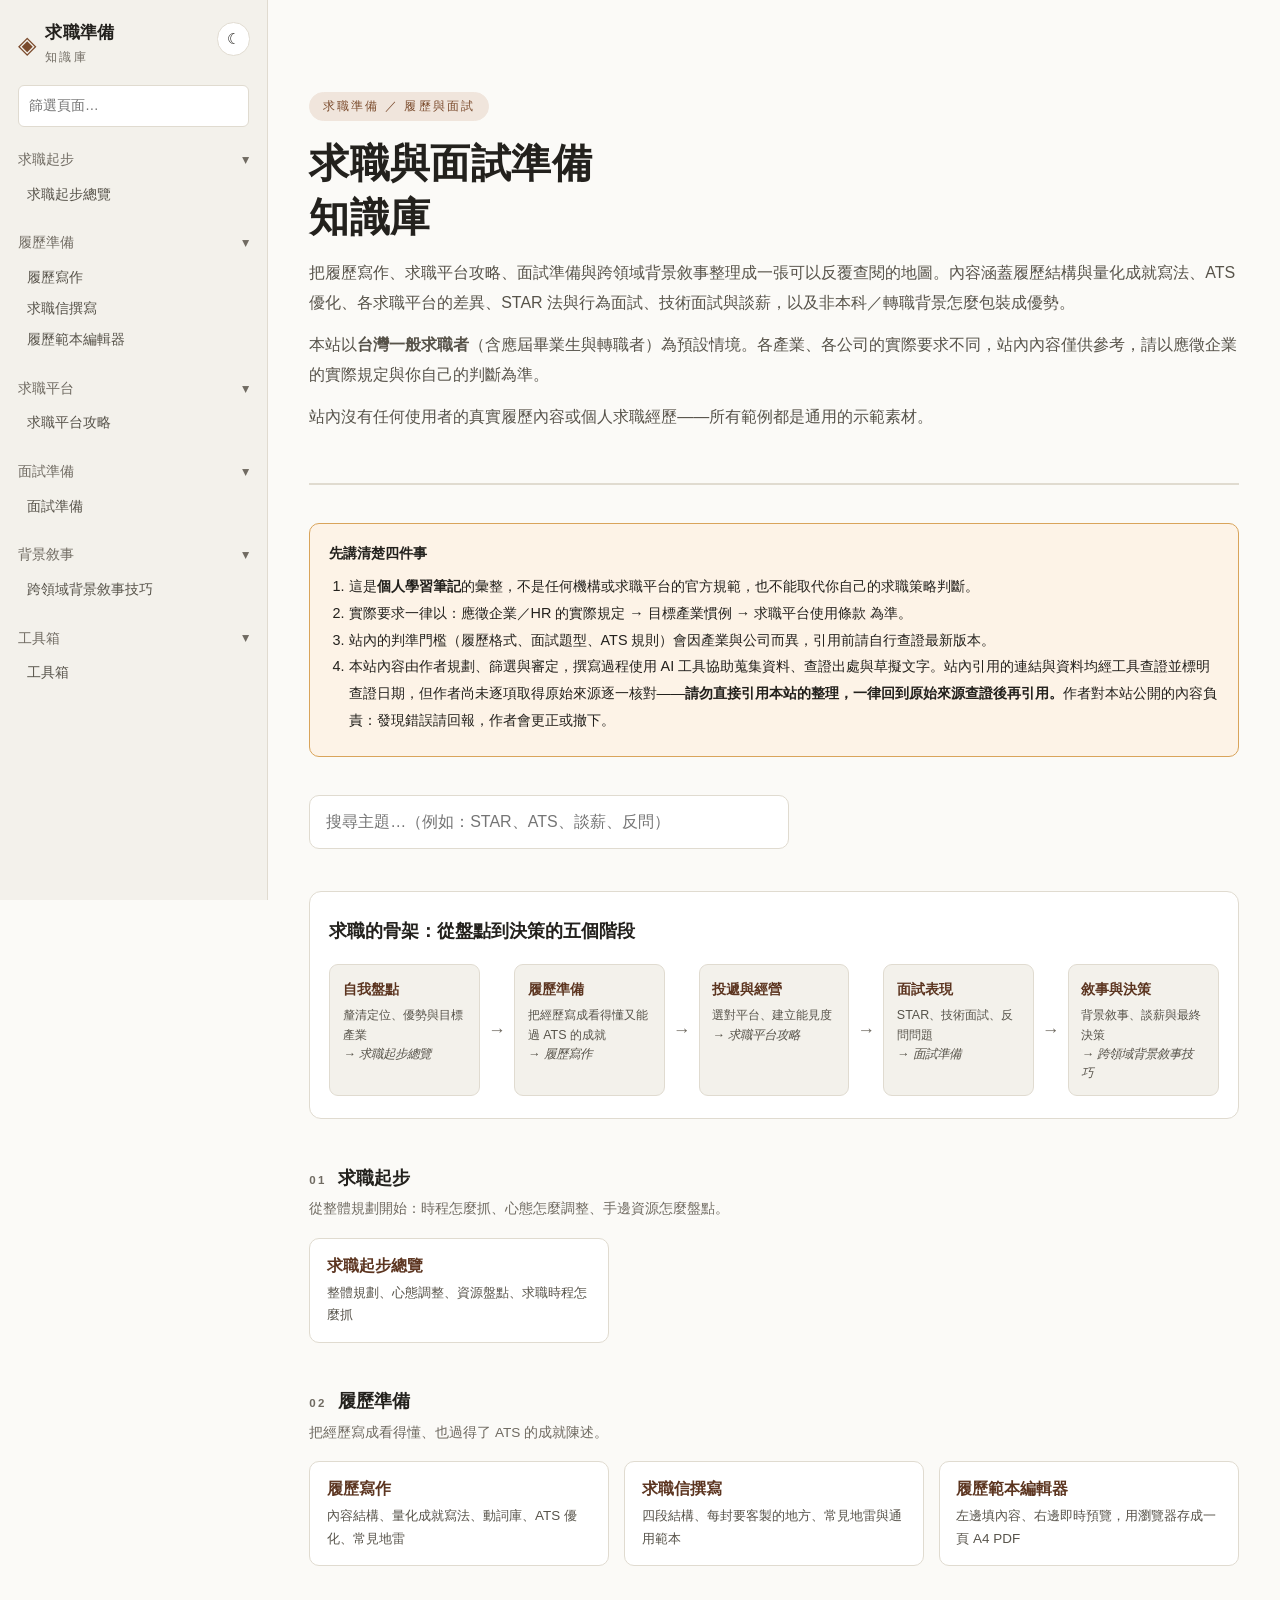
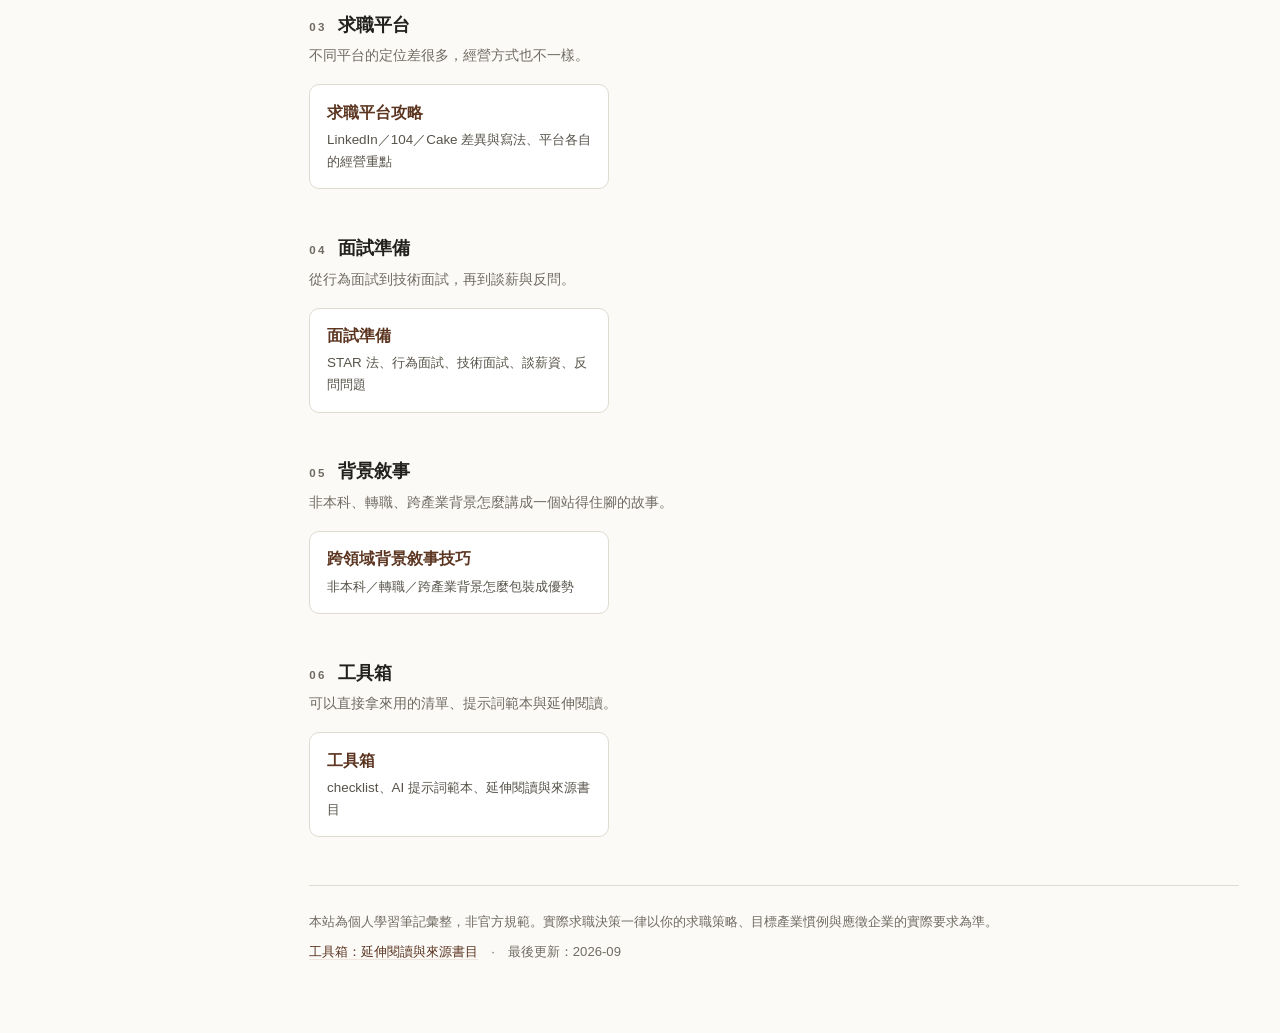
<file: index.html>
<!DOCTYPE html>
<html lang="zh-Hant">
<head>
<meta charset="utf-8">
<meta name="viewport" content="width=device-width, initial-scale=1">
<title>求職與面試準備知識庫</title>
<meta name="description" content="履歷寫作、求職平台攻略、面試準備與跨領域背景敘事的通用知識庫。">
<link rel="icon" href="data:image/svg+xml,<svg xmlns=%22http://www.w3.org/2000/svg%22 viewBox=%220 0 100 100%22><text y=%22.9em%22 font-size=%2290%22>&#128188;</text></svg>">
<link rel="stylesheet" href="assets/style.css">
</head>
<body>
<a class="skip" href="#main">跳到主要內容</a>
<button class="navtoggle" id="navtoggle" aria-label="開啟導覽">☰</button>
<nav class="sidenav" id="sidenav" aria-label="全站導覽">
<a class="brand" href="index.html"><span class="brand-mark">◈</span><span class="brand-text">求職準備<br><small>知識庫</small></span></a>
<div class="navsearch"><input type="search" id="navfilter" placeholder="篩選頁面…" aria-label="篩選頁面"></div>
<div class="navsec"><h2>求職起步</h2><ul>
<li><a href="pages/getting-started.html" data-title="求職起步總覽" data-slug="getting-started" data-updated="1790261547">求職起步總覽</a></li>
</ul></div>
<div class="navsec"><h2>履歷準備</h2><ul>
<li><a href="pages/resume-writing.html" data-title="履歷寫作" data-slug="resume-writing" data-updated="1790346946">履歷寫作</a></li>
<li><a href="pages/cover-letter.html" data-title="求職信撰寫" data-slug="cover-letter" data-updated="1790225473">求職信撰寫</a></li>
<li><a href="resume-builder.html" data-title="履歷範本編輯器">履歷範本編輯器</a></li>
</ul></div>
<div class="navsec"><h2>求職平台</h2><ul>
<li><a href="pages/platforms.html" data-title="求職平台攻略" data-slug="platforms" data-updated="1788583110">求職平台攻略</a></li>
</ul></div>
<div class="navsec"><h2>面試準備</h2><ul>
<li><a href="pages/interview-prep.html" data-title="面試準備" data-slug="interview-prep" data-updated="1790494388">面試準備</a></li>
</ul></div>
<div class="navsec"><h2>背景敘事</h2><ul>
<li><a href="pages/cross-domain-narrative.html" data-title="跨領域背景敘事技巧" data-slug="cross-domain-narrative" data-updated="1791209700">跨領域背景敘事技巧</a></li>
</ul></div>
<div class="navsec"><h2>工具箱</h2><ul>
<li><a href="pages/toolbox.html" data-title="工具箱" data-slug="toolbox" data-updated="1791214447">工具箱</a></li>
</ul></div>
</nav>
<div class="wrap solo">
<main id="main">

<header class="hero">
<span class="tag">求職準備 ／ 履歷與面試</span>
<h1>求職與面試準備<br>知識庫</h1>
<p>把履歷寫作、求職平台攻略、面試準備與跨領域背景敘事整理成一張可以反覆查閱的地圖。內容涵蓋履歷結構與量化成就寫法、ATS 優化、各求職平台的差異、STAR 法與行為面試、技術面試與談薪，以及非本科／轉職背景怎麼包裝成優勢。</p>
<p>本站以<strong>台灣一般求職者</strong>（含應屆畢業生與轉職者）為預設情境。各產業、各公司的實際要求不同，站內內容僅供參考，請以應徵企業的實際規定與你自己的判斷為準。</p>
<p>站內沒有任何使用者的真實履歷內容或個人求職經歷——所有範例都是通用的示範素材。</p>
</header>

<div class="notice">
<b>先講清楚四件事</b>
<ol>
<li>這是<strong>個人學習筆記</strong>的彙整，不是任何機構或求職平台的官方規範，也不能取代你自己的求職策略判斷。</li>
<li>實際要求一律以：應徵企業／HR 的實際規定 → 目標產業慣例 → 求職平台使用條款 為準。</li>
<li>站內的判準門檻（履歷格式、面試題型、ATS 規則）會因產業與公司而異，引用前請自行查證最新版本。</li>
<li>本站內容由作者規劃、篩選與審定，撰寫過程使用 AI 工具協助蒐集資料、查證出處與草擬文字。站內引用的連結與資料均經工具查證並標明查證日期，但作者尚未逐項取得原始來源逐一核對——<strong>請勿直接引用本站的整理，一律回到原始來源查證後再引用。</strong>作者對本站公開的內容負責：發現錯誤請回報，作者會更正或撤下。</li>
</ol>
</div>

<div class="homesearch">
<input type="search" id="homefilter" placeholder="搜尋主題…（例如：STAR、ATS、談薪、反問）" aria-label="搜尋主題">
</div>

<div class="flowbox">
<h2>求職的骨架：從盤點到決策的五個階段</h2>
<div class="flow">
<div class="step"><b>自我盤點</b><span>釐清定位、優勢與目標產業<br><em>→ 求職起步總覽</em></span></div>
<div class="arrow">→</div>
<div class="step"><b>履歷準備</b><span>把經歷寫成看得懂又能過 ATS 的成就<br><em>→ 履歷寫作</em></span></div>
<div class="arrow">→</div>
<div class="step"><b>投遞與經營</b><span>選對平台、建立能見度<br><em>→ 求職平台攻略</em></span></div>
<div class="arrow">→</div>
<div class="step"><b>面試表現</b><span>STAR、技術面試、反問問題<br><em>→ 面試準備</em></span></div>
<div class="arrow">→</div>
<div class="step"><b>敘事與決策</b><span>背景敘事、談薪與最終決策<br><em>→ 跨領域背景敘事技巧</em></span></div>
</div>
</div>

<section class="mapsec"><h2><span class="num">01</span>求職起步</h2><p class="secdesc">從整體規劃開始：時程怎麼抓、心態怎麼調整、手邊資源怎麼盤點。</p><div class="cards"><a class="card" href="pages/getting-started.html"><h3>求職起步總覽</h3><p>整體規劃、心態調整、資源盤點、求職時程怎麼抓</p></a></div></section>
<section class="mapsec"><h2><span class="num">02</span>履歷準備</h2><p class="secdesc">把經歷寫成看得懂、也過得了 ATS 的成就陳述。</p><div class="cards"><a class="card" href="pages/resume-writing.html"><h3>履歷寫作</h3><p>內容結構、量化成就寫法、動詞庫、ATS 優化、常見地雷</p></a><a class="card" href="pages/cover-letter.html"><h3>求職信撰寫</h3><p>四段結構、每封要客製的地方、常見地雷與通用範本</p></a><a class="card" href="resume-builder.html"><h3>履歷範本編輯器</h3><p>左邊填內容、右邊即時預覽，用瀏覽器存成一頁 A4 PDF</p></a></div></section>
<section class="mapsec"><h2><span class="num">03</span>求職平台</h2><p class="secdesc">不同平台的定位差很多，經營方式也不一樣。</p><div class="cards"><a class="card" href="pages/platforms.html"><h3>求職平台攻略</h3><p>LinkedIn／104／Cake 差異與寫法、平台各自的經營重點</p></a></div></section>
<section class="mapsec"><h2><span class="num">04</span>面試準備</h2><p class="secdesc">從行為面試到技術面試，再到談薪與反問。</p><div class="cards"><a class="card" href="pages/interview-prep.html"><h3>面試準備</h3><p>STAR 法、行為面試、技術面試、談薪資、反問問題</p></a></div></section>
<section class="mapsec"><h2><span class="num">05</span>背景敘事</h2><p class="secdesc">非本科、轉職、跨產業背景怎麼講成一個站得住腳的故事。</p><div class="cards"><a class="card" href="pages/cross-domain-narrative.html"><h3>跨領域背景敘事技巧</h3><p>非本科／轉職／跨產業背景怎麼包裝成優勢</p></a></div></section>
<section class="mapsec"><h2><span class="num">06</span>工具箱</h2><p class="secdesc">可以直接拿來用的清單、提示詞範本與延伸閱讀。</p><div class="cards"><a class="card" href="pages/toolbox.html"><h3>工具箱</h3><p>checklist、AI 提示詞範本、延伸閱讀與來源書目</p></a></div></section>

<footer class="foot">
<p>本站為個人學習筆記彙整，非官方規範。實際求職決策一律以你的求職策略、目標產業慣例與應徵企業的實際要求為準。</p>
<p><a href="pages/toolbox.html">工具箱：延伸閱讀與來源書目</a>　·　最後更新：2026-09</p>
</footer>

</main>
</div>
<script src="assets/site.js"></script>
</body>
</html>
</file>
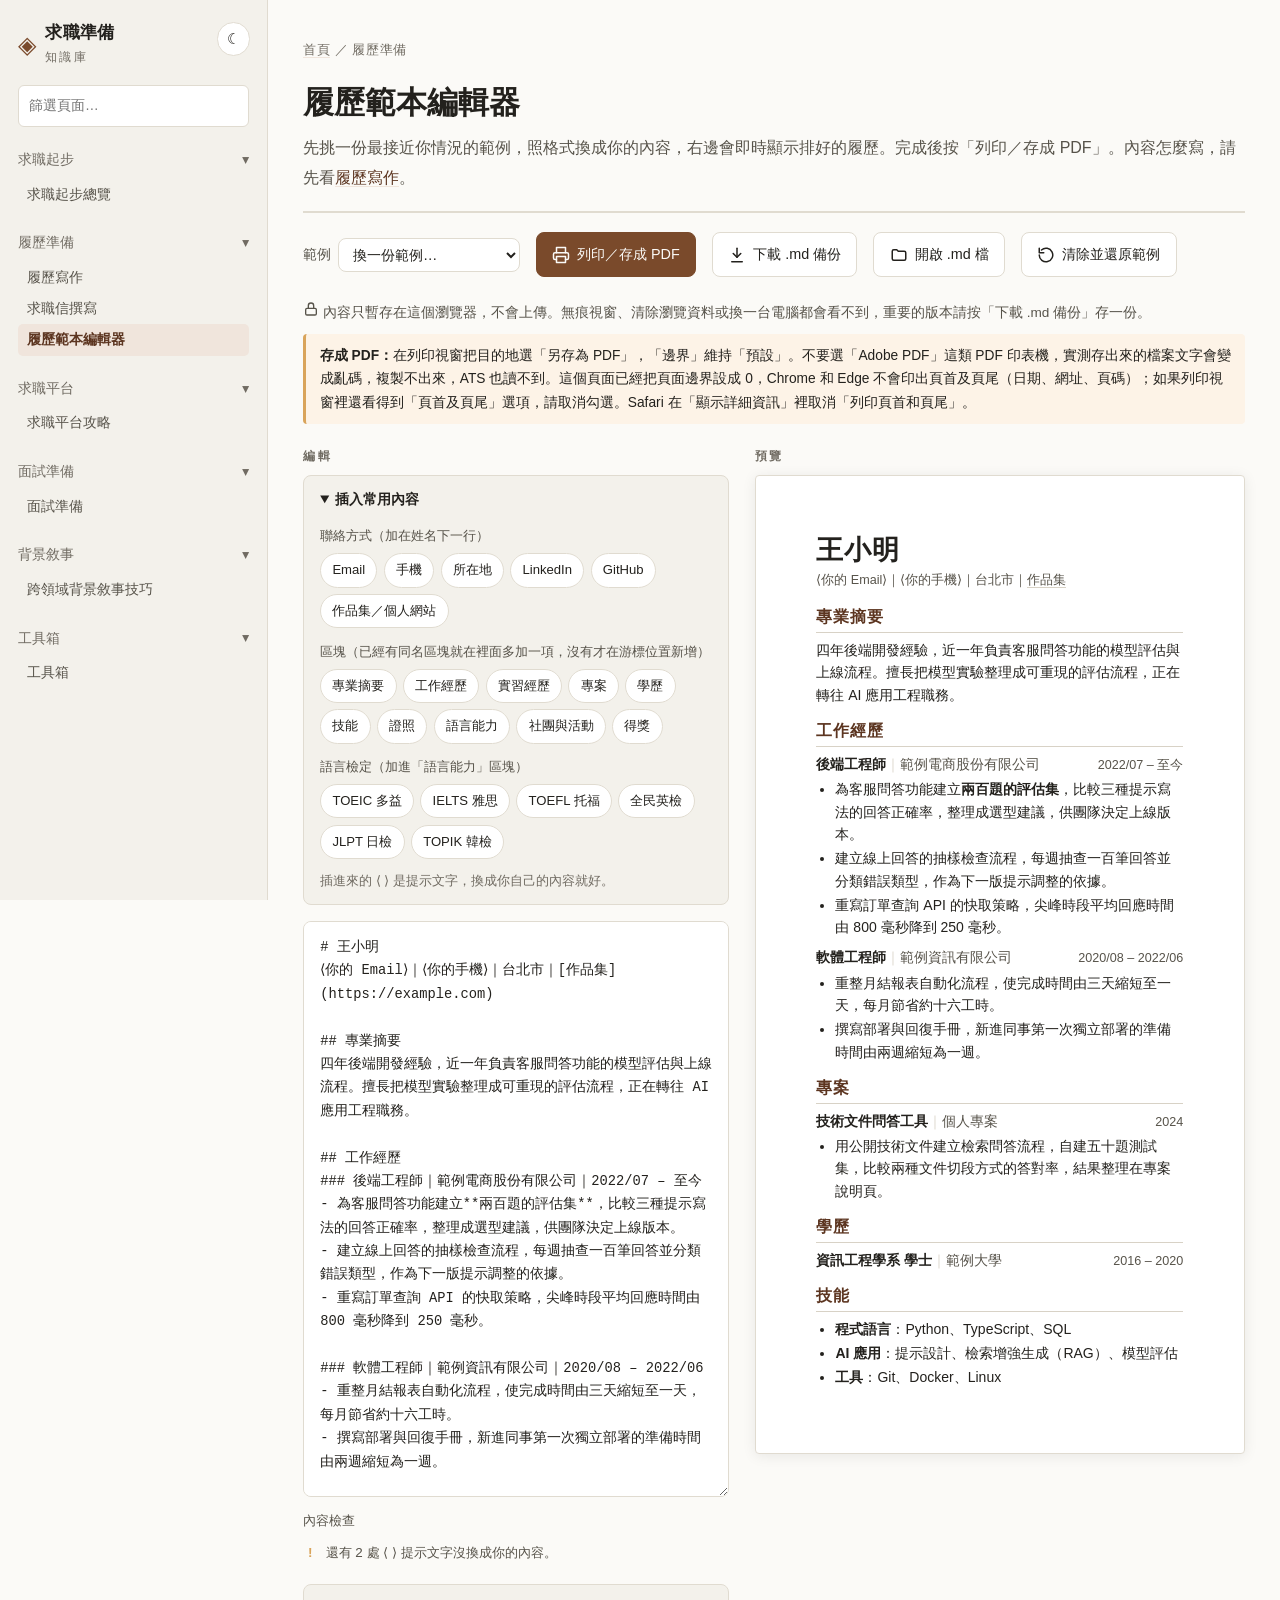
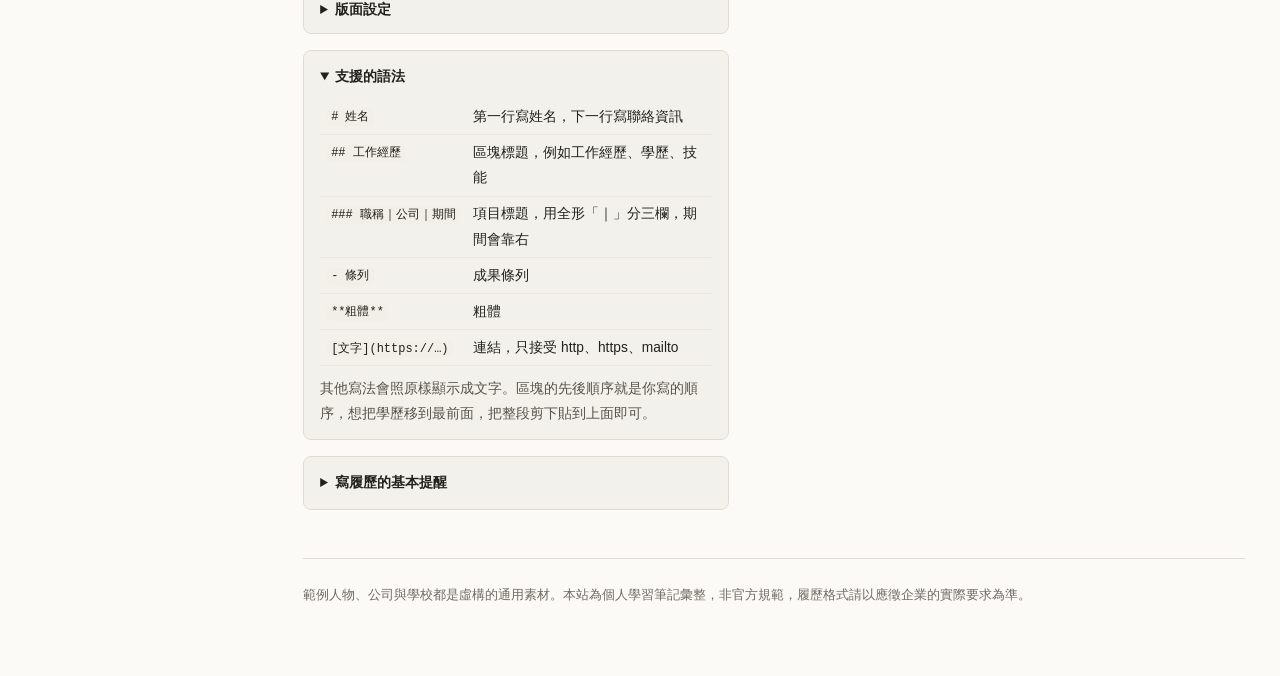
<file: resume-builder.html>
<!DOCTYPE html>
<html lang="zh-Hant">
<head>
<meta charset="utf-8">
<meta name="viewport" content="width=device-width, initial-scale=1">
<title>履歷範本編輯器｜求職與面試準備知識庫</title>
<meta name="description" content="左邊填內容、右邊即時預覽，用瀏覽器存成一頁 A4 PDF。內容只存在你的瀏覽器。">
<link rel="icon" href="data:image/svg+xml,<svg xmlns=%22http://www.w3.org/2000/svg%22 viewBox=%220 0 100 100%22><text y=%22.9em%22 font-size=%2290%22>&#128188;</text></svg>">
<link rel="stylesheet" href="assets/style.css">
<link rel="stylesheet" href="assets/resume-builder.css">
</head>
<body class="rb-page">
<a class="skip" href="#main">跳到主要內容</a>
<button class="navtoggle" id="navtoggle" aria-label="開啟導覽">☰</button>
<!-- NAV:START（由 build.py 產生，不要手動編輯） -->
<nav class="sidenav" id="sidenav" aria-label="全站導覽">
<a class="brand" href="index.html"><span class="brand-mark">◈</span><span class="brand-text">求職準備<br><small>知識庫</small></span></a>
<div class="navsearch"><input type="search" id="navfilter" placeholder="篩選頁面…" aria-label="篩選頁面"></div>
<div class="navsec"><h2>求職起步</h2><ul>
<li><a href="pages/getting-started.html" data-title="求職起步總覽" data-slug="getting-started" data-updated="1790261547">求職起步總覽</a></li>
</ul></div>
<div class="navsec"><h2>履歷準備</h2><ul>
<li><a href="pages/resume-writing.html" data-title="履歷寫作" data-slug="resume-writing" data-updated="1790346946">履歷寫作</a></li>
<li><a href="pages/cover-letter.html" data-title="求職信撰寫" data-slug="cover-letter" data-updated="1790225473">求職信撰寫</a></li>
<li class="active"><a href="resume-builder.html" data-title="履歷範本編輯器">履歷範本編輯器</a></li>
</ul></div>
<div class="navsec"><h2>求職平台</h2><ul>
<li><a href="pages/platforms.html" data-title="求職平台攻略" data-slug="platforms" data-updated="1788583110">求職平台攻略</a></li>
</ul></div>
<div class="navsec"><h2>面試準備</h2><ul>
<li><a href="pages/interview-prep.html" data-title="面試準備" data-slug="interview-prep" data-updated="1790494388">面試準備</a></li>
</ul></div>
<div class="navsec"><h2>背景敘事</h2><ul>
<li><a href="pages/cross-domain-narrative.html" data-title="跨領域背景敘事技巧" data-slug="cross-domain-narrative" data-updated="1791209700">跨領域背景敘事技巧</a></li>
</ul></div>
<div class="navsec"><h2>工具箱</h2><ul>
<li><a href="pages/toolbox.html" data-title="工具箱" data-slug="toolbox" data-updated="1791214447">工具箱</a></li>
</ul></div>
</nav>
<!-- NAV:END -->
<div class="rb-wrap">
<main id="main">

<div class="rb-intro">
<p class="crumb"><a href="index.html">首頁</a> ／ 履歷準備</p>
<h1>履歷範本編輯器</h1>
<p class="lede">先挑一份最接近你情況的範例，照格式換成你的內容，右邊會即時顯示排好的履歷。完成後按「列印／存成 PDF」。內容怎麼寫，請先看<a href="pages/resume-writing.html">履歷寫作</a>。</p>
</div>

<div class="rb-toolbar">
<label class="rb-select">
<span>範例</span>
<select id="rb-template" aria-label="套用範例">
<option value="">換一份範例…</option>
<option value="engineer">在職工程師：經歷在前</option>
<option value="student">學生找實習：學歷在前</option>
<option value="career">跨領域轉職：專案在前</option>
</select>
</label>
<button type="button" class="rb-btn rb-btn-primary" id="rb-print">
<svg aria-hidden="true" viewBox="0 0 24 24" width="18" height="18" fill="none" stroke="currentColor" stroke-width="2" stroke-linecap="round" stroke-linejoin="round"><path d="M6 9V2h12v7"/><path d="M6 18H4a2 2 0 0 1-2-2v-5a2 2 0 0 1 2-2h16a2 2 0 0 1 2 2v5a2 2 0 0 1-2 2h-2"/><rect x="6" y="14" width="12" height="8"/></svg>
列印／存成 PDF</button>
<button type="button" class="rb-btn" id="rb-download">
<svg aria-hidden="true" viewBox="0 0 24 24" width="18" height="18" fill="none" stroke="currentColor" stroke-width="2" stroke-linecap="round" stroke-linejoin="round"><path d="M12 3v12"/><path d="M7 10l5 5 5-5"/><path d="M5 21h14"/></svg>
下載 .md 備份</button>
<input type="file" id="rb-file" class="rb-sr" accept=".md,.markdown,.txt,text/markdown,text/plain">
<label class="rb-btn" for="rb-file">
<svg aria-hidden="true" viewBox="0 0 24 24" width="18" height="18" fill="none" stroke="currentColor" stroke-width="2" stroke-linecap="round" stroke-linejoin="round"><path d="M3 7a2 2 0 0 1 2-2h4l2 2h8a2 2 0 0 1 2 2v8a2 2 0 0 1-2 2H5a2 2 0 0 1-2-2z"/></svg>
開啟 .md 檔</label>
<button type="button" class="rb-btn" id="rb-reset">
<svg aria-hidden="true" viewBox="0 0 24 24" width="18" height="18" fill="none" stroke="currentColor" stroke-width="2" stroke-linecap="round" stroke-linejoin="round"><path d="M3 12a9 9 0 1 0 3-6.7"/><path d="M3 3v6h6"/></svg>
清除並還原範例</button>
</div>

<div class="rb-notes">
<p class="rb-privacy">
<svg aria-hidden="true" viewBox="0 0 24 24" width="16" height="16" fill="none" stroke="currentColor" stroke-width="2" stroke-linecap="round" stroke-linejoin="round"><rect x="4" y="11" width="16" height="10" rx="2"/><path d="M8 11V7a4 4 0 0 1 8 0v4"/></svg>
內容只暫存在這個瀏覽器，不會上傳。無痕視窗、清除瀏覽資料或換一台電腦都會看不到，重要的版本請按「下載 .md 備份」存一份。<span id="rb-status" role="status"></span></p>
<p class="rb-printtip"><strong>存成 PDF：</strong>在列印視窗把目的地選「另存為 PDF」，「邊界」維持「預設」。不要選「Adobe PDF」這類 PDF 印表機，實測存出來的檔案文字會變成亂碼，複製不出來，ATS 也讀不到。這個頁面已經把頁面邊界設成 0，Chrome 和 Edge 不會印出頁首及頁尾（日期、網址、頁碼）；如果列印視窗裡還看得到「頁首及頁尾」選項，請取消勾選。Safari 在「顯示詳細資訊」裡取消「列印頁首和頁尾」。</p>
</div>

<div class="rb-grid">
<section class="rb-editor" aria-labelledby="rb-editor-title">
<h2 id="rb-editor-title">編輯</h2>

<details class="rb-panel" open>
<summary>插入常用內容</summary>
<p class="rb-chip-label">聯絡方式（加在姓名下一行）</p>
<div class="rb-chips" id="rb-chips-contact">
<button type="button" class="rb-chip" data-contact="⟨你的 Email⟩">Email</button>
<button type="button" class="rb-chip" data-contact="⟨你的手機⟩">手機</button>
<button type="button" class="rb-chip" data-contact="⟨居住城市⟩">所在地</button>
<button type="button" class="rb-chip" data-contact="[linkedin.com/in/⟨帳號⟩](https://www.linkedin.com/in/⟨帳號⟩)">LinkedIn</button>
<button type="button" class="rb-chip" data-contact="[github.com/⟨帳號⟩](https://github.com/⟨帳號⟩)">GitHub</button>
<button type="button" class="rb-chip" data-contact="[⟨作品集網址⟩](https://⟨作品集網址⟩)">作品集／個人網站</button>
</div>
<p class="rb-chip-label">區塊（已經有同名區塊就在裡面多加一項，沒有才在游標位置新增）</p>
<div class="rb-chips" id="rb-chips-block">
<button type="button" class="rb-chip" data-block="summary">專業摘要</button>
<button type="button" class="rb-chip" data-block="work">工作經歷</button>
<button type="button" class="rb-chip" data-block="intern">實習經歷</button>
<button type="button" class="rb-chip" data-block="project">專案</button>
<button type="button" class="rb-chip" data-block="edu">學歷</button>
<button type="button" class="rb-chip" data-block="skills">技能</button>
<button type="button" class="rb-chip" data-block="cert">證照</button>
<button type="button" class="rb-chip" data-block="lang">語言能力</button>
<button type="button" class="rb-chip" data-block="club">社團與活動</button>
<button type="button" class="rb-chip" data-block="award">得獎</button>
</div>
<p class="rb-chip-label">語言檢定（加進「語言能力」區塊）</p>
<div class="rb-chips" id="rb-chips-lang">
<button type="button" class="rb-chip" data-lang="toeic">TOEIC 多益</button>
<button type="button" class="rb-chip" data-lang="ielts">IELTS 雅思</button>
<button type="button" class="rb-chip" data-lang="toefl">TOEFL 托福</button>
<button type="button" class="rb-chip" data-lang="gept">全民英檢</button>
<button type="button" class="rb-chip" data-lang="jlpt">JLPT 日檢</button>
<button type="button" class="rb-chip" data-lang="topik">TOPIK 韓檢</button>
</div>
<p class="rb-hint">插進來的 ⟨ ⟩ 是提示文字，換成你自己的內容就好。</p>
</details>

<label class="rb-sr" for="rb-input">履歷內容</label>
<textarea id="rb-input" spellcheck="false" autocomplete="off">
# 王小明
⟨你的 Email⟩｜⟨你的手機⟩｜台北市｜[作品集](https://example.com)

## 專業摘要
四年後端開發經驗，近一年負責客服問答功能的模型評估與上線流程。擅長把模型實驗整理成可重現的評估流程，正在轉往 AI 應用工程職務。

## 工作經歷
### 後端工程師｜範例電商股份有限公司｜2022/07 – 至今
- 為客服問答功能建立**兩百題的評估集**，比較三種提示寫法的回答正確率，整理成選型建議，供團隊決定上線版本。
- 建立線上回答的抽樣檢查流程，每週抽查一百筆回答並分類錯誤類型，作為下一版提示調整的依據。
- 重寫訂單查詢 API 的快取策略，尖峰時段平均回應時間由 800 毫秒降到 250 毫秒。

### 軟體工程師｜範例資訊有限公司｜2020/08 – 2022/06
- 重整月結報表自動化流程，使完成時間由三天縮短至一天，每月節省約十六工時。
- 撰寫部署與回復手冊，新進同事第一次獨立部署的準備時間由兩週縮短為一週。

## 專案
### 技術文件問答工具｜個人專案｜2024
- 用公開技術文件建立檢索問答流程，自建五十題測試集，比較兩種文件切段方式的答對率，結果整理在專案說明頁。

## 學歷
### 資訊工程學系 學士｜範例大學｜2016 – 2020

## 技能
- **程式語言**：Python、TypeScript、SQL
- **AI 應用**：提示設計、檢索增強生成（RAG）、模型評估
- **工具**：Git、Docker、Linux
</textarea>

<div class="rb-checkwrap" aria-live="polite">
<p class="rb-chip-label">內容檢查</p>
<ul id="rb-checks" class="rb-checks"></ul>
</div>

<details class="rb-panel" id="rb-settings">
<summary>版面設定</summary>
<div class="rb-settings">
<label for="rb-set-body">內文字體</label>
<select id="rb-set-body" data-key="body">
<option value="sans">黑體</option>
<option value="serif">明體</option>
<option value="kai">楷體</option>
<option value="arial">Arial 搭配黑體</option>
</select>
<label for="rb-set-head">姓名與標題字體</label>
<select id="rb-set-head" data-key="head">
<option value="sans">黑體</option>
<option value="serif">明體</option>
<option value="kai">楷體</option>
<option value="arial">Arial 搭配黑體</option>
</select>
<label for="rb-set-size">字級 <output id="rb-out-size"></output></label>
<input type="range" id="rb-set-size" data-key="size" min="9" max="12" step="0.5">
<label for="rb-set-weight">內文字重</label>
<select id="rb-set-weight" data-key="weight">
<option value="300">細</option>
<option value="400">標準</option>
<option value="500">稍粗</option>
</select>
<label for="rb-set-track">字距 <output id="rb-out-track"></output></label>
<input type="range" id="rb-set-track" data-key="track" min="0" max="0.12" step="0.01">
<label for="rb-set-lh">行距 <output id="rb-out-lh"></output></label>
<input type="range" id="rb-set-lh" data-key="lh" min="1.3" max="2" step="0.05">
<label for="rb-set-mv">上下邊界 <output id="rb-out-mv"></output></label>
<input type="range" id="rb-set-mv" data-key="mv" min="8" max="25" step="1">
<label for="rb-set-mh">左右邊界 <output id="rb-out-mh"></output></label>
<input type="range" id="rb-set-mh" data-key="mh" min="8" max="25" step="1">
</div>
<p class="rb-hint">字體只用電腦裡已經有的字型，沒有安裝的會自動換成相近的字型。邊界會套用到印出來的 PDF 每一頁，列印視窗的「邊界」維持「預設」就好。<button type="button" class="rb-linkbtn" id="rb-settings-reset">還原預設版面</button></p>
</details>

<details class="rb-help" open>
<summary>支援的語法</summary>
<table>
<tbody>
<tr><td><code># 姓名</code></td><td>第一行寫姓名，下一行寫聯絡資訊</td></tr>
<tr><td><code>## 工作經歷</code></td><td>區塊標題，例如工作經歷、學歷、技能</td></tr>
<tr><td><code>### 職稱｜公司｜期間</code></td><td>項目標題，用全形「｜」分三欄，期間會靠右</td></tr>
<tr><td><code>- 條列</code></td><td>成果條列</td></tr>
<tr><td><code>**粗體**</code></td><td>粗體</td></tr>
<tr><td><code>[文字](https://…)</code></td><td>連結，只接受 http、https、mailto</td></tr>
</tbody>
</table>
<p>其他寫法會照原樣顯示成文字。區塊的先後順序就是你寫的順序，想把學歷移到最前面，把整段剪下貼到上面即可。</p>
</details>

<details class="rb-help">
<summary>寫履歷的基本提醒</summary>
<ul class="rb-tips">
<li>先依職缺調整。把職缺要求逐條列出，對照履歷裡哪一條能證明，缺的就是要補的地方。</li>
<li>區塊順序看資歷：學生或相關經驗少的人，把學歷、實習、專案放前面（範例二）；已有相關全職經驗的人，工作成果放前面、學歷往後移（範例一）；轉職的人可以把跟新職務相關的專案放在工作經歷前面（範例三）。</li>
<li>每條成果用動詞開頭，寫做了什麼、怎麼做、結果如何。「負責」「協助」本身說明不了成果。</li>
<li>數字要說得出資料來源、比較基準和你的貢獻。沒有可信的數字，就寫清楚規模、角色和交付物。</li>
<li>一頁是學生和新鮮人常見的起點，不是鐵律；內容相關就可以延伸，不要為了塞進一頁刪掉重要成果。</li>
<li>這個範本是單欄、沒有表格和圖示，ATS 比較容易讀對順序。</li>
<li>連結文字直接寫出網址（例如 github.com/帳號），拿到紙本的人才看得到要去哪裡找。</li>
<li>照片、年齡、婚姻等個資要不要放，依投遞的市場和平台慣例決定，沒有通用答案。</li>
<li>用 AI 草擬或改寫之後，自己再順過一次，把空泛的形容詞和罐頭句改成你會說的話。</li>
</ul>
<p>每一點的來源與完整說明見<a href="pages/resume-writing.html">履歷寫作</a>。</p>
</details>
</section>

<section class="rb-preview" aria-labelledby="rb-preview-title">
<h2 id="rb-preview-title">預覽</h2>
<div class="rb-paper" id="rb-output" aria-live="polite"></div>
</section>
</div>

<dialog class="rb-dialog" id="rb-print-dialog" aria-labelledby="rb-dialog-title">
<h2 id="rb-dialog-title">存成 PDF 前確認三件事</h2>
<ol>
<li>目的地選「另存為 PDF」。不要選「Adobe PDF」這類 PDF 印表機，實測存出來的檔案文字會變成亂碼，ATS 讀不到。</li>
<li>「邊界」維持「預設」、「縮放」維持 100%，版面設定裡的邊界才會照著印。</li>
<li>這個頁面不會印出頁首及頁尾。如果點「更多設定」後還看得到「頁首及頁尾」，請取消勾選。</li>
</ol>
<p class="rb-hint">Safari：在「顯示詳細資訊」裡取消「列印頁首和頁尾」。PDF 檔名會自動用「姓名_履歷」。</p>
<label class="rb-dialog-check"><input type="checkbox" id="rb-print-mute"> 這個瀏覽器以後不用再提醒</label>
<div class="rb-dialog-actions">
<button type="button" class="rb-btn" id="rb-print-cancel">取消</button>
<button type="button" class="rb-btn rb-btn-primary" id="rb-print-go">開啟列印視窗</button>
</div>
</dialog>

<footer class="foot">
<p>範例人物、公司與學校都是虛構的通用素材。本站為個人學習筆記彙整，非官方規範，履歷格式請以應徵企業的實際要求為準。</p>
</footer>

</main>
</div>
<script src="assets/site.js"></script>
<script src="assets/resume-builder.js"></script>
</body>
</html>
</file>
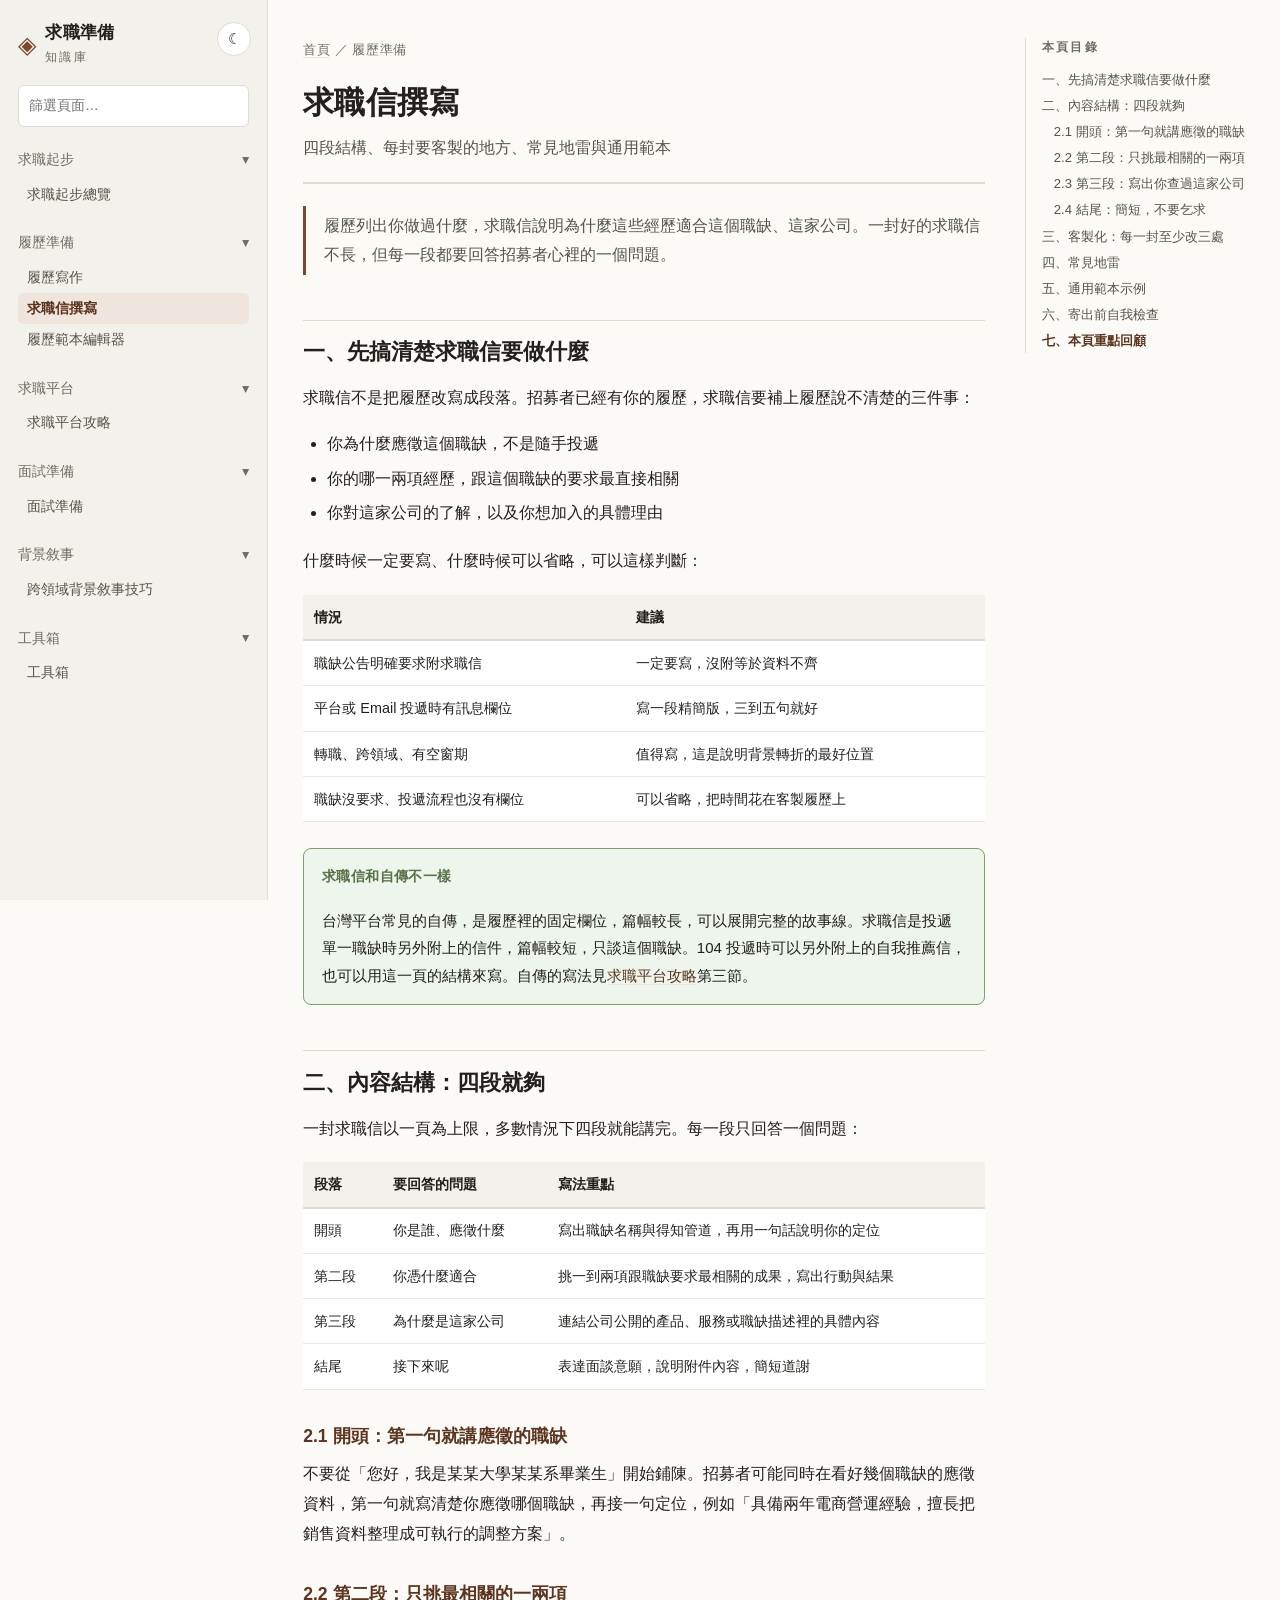
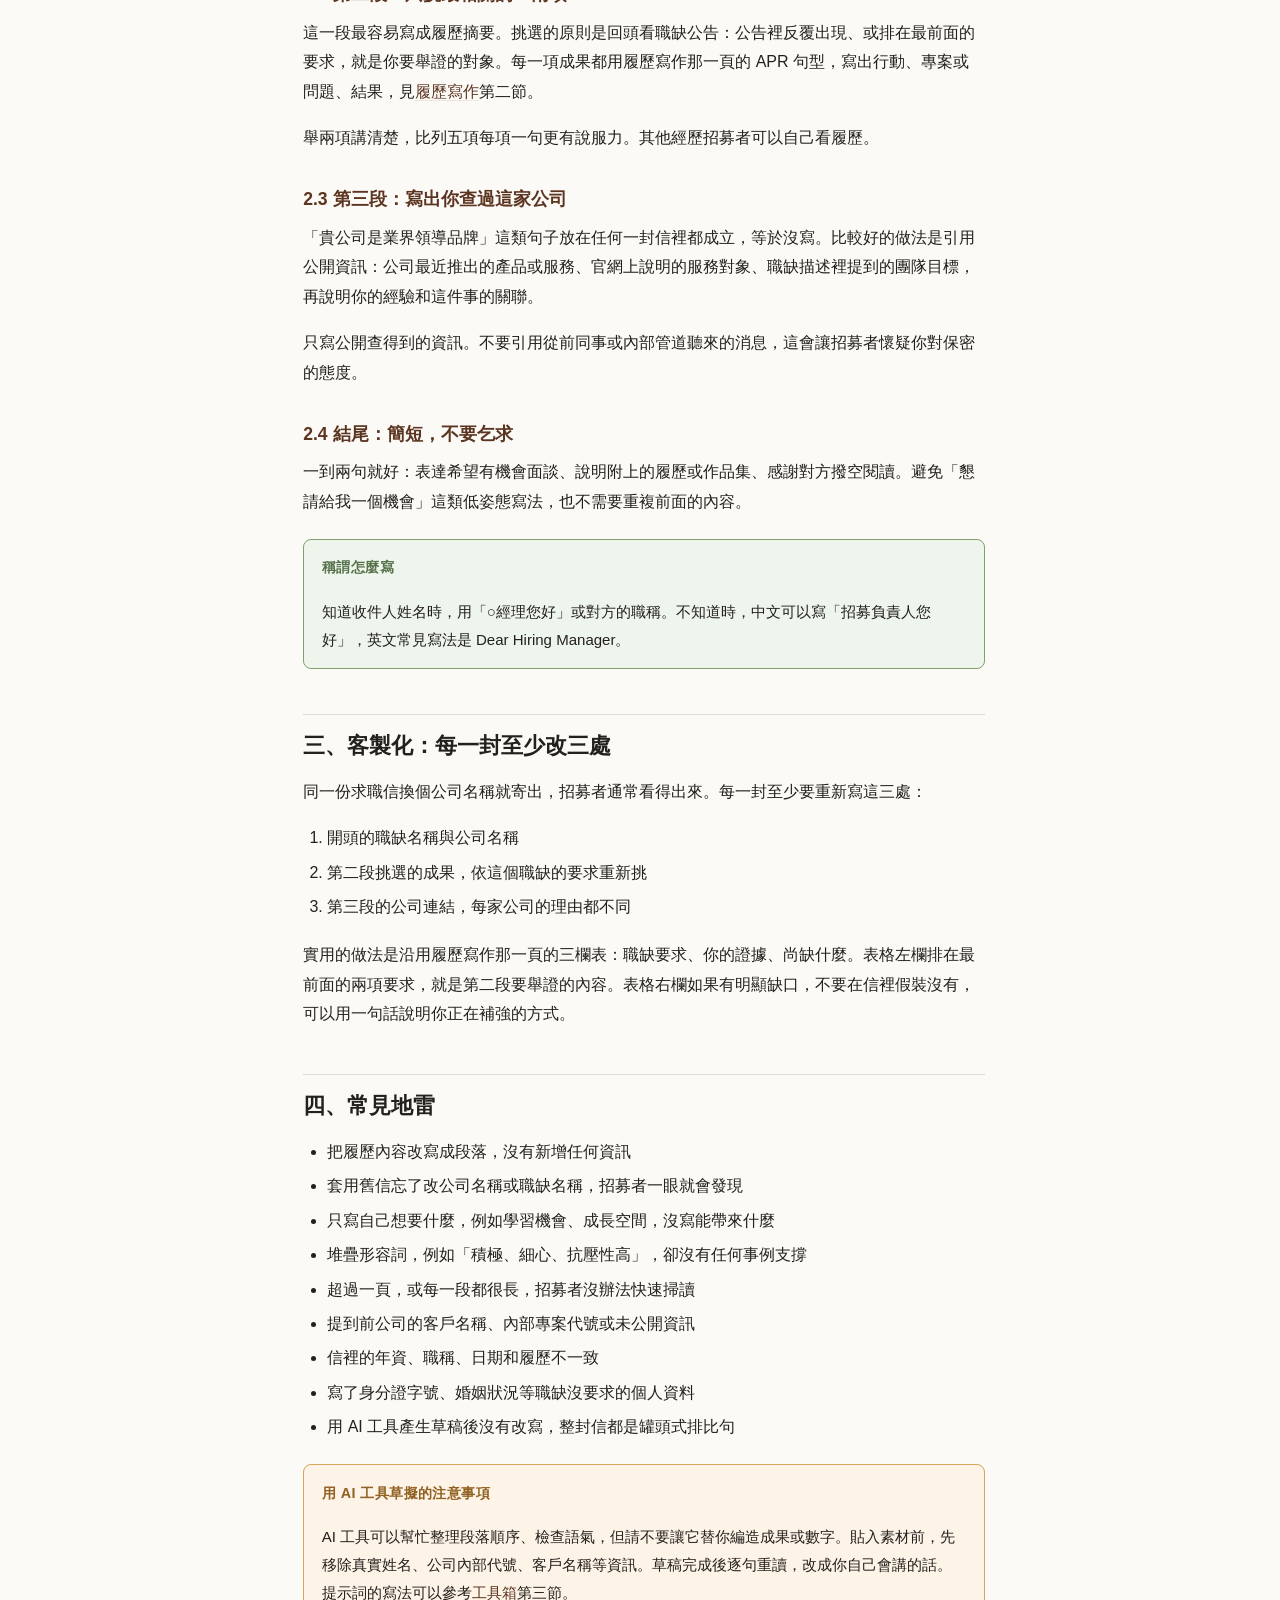
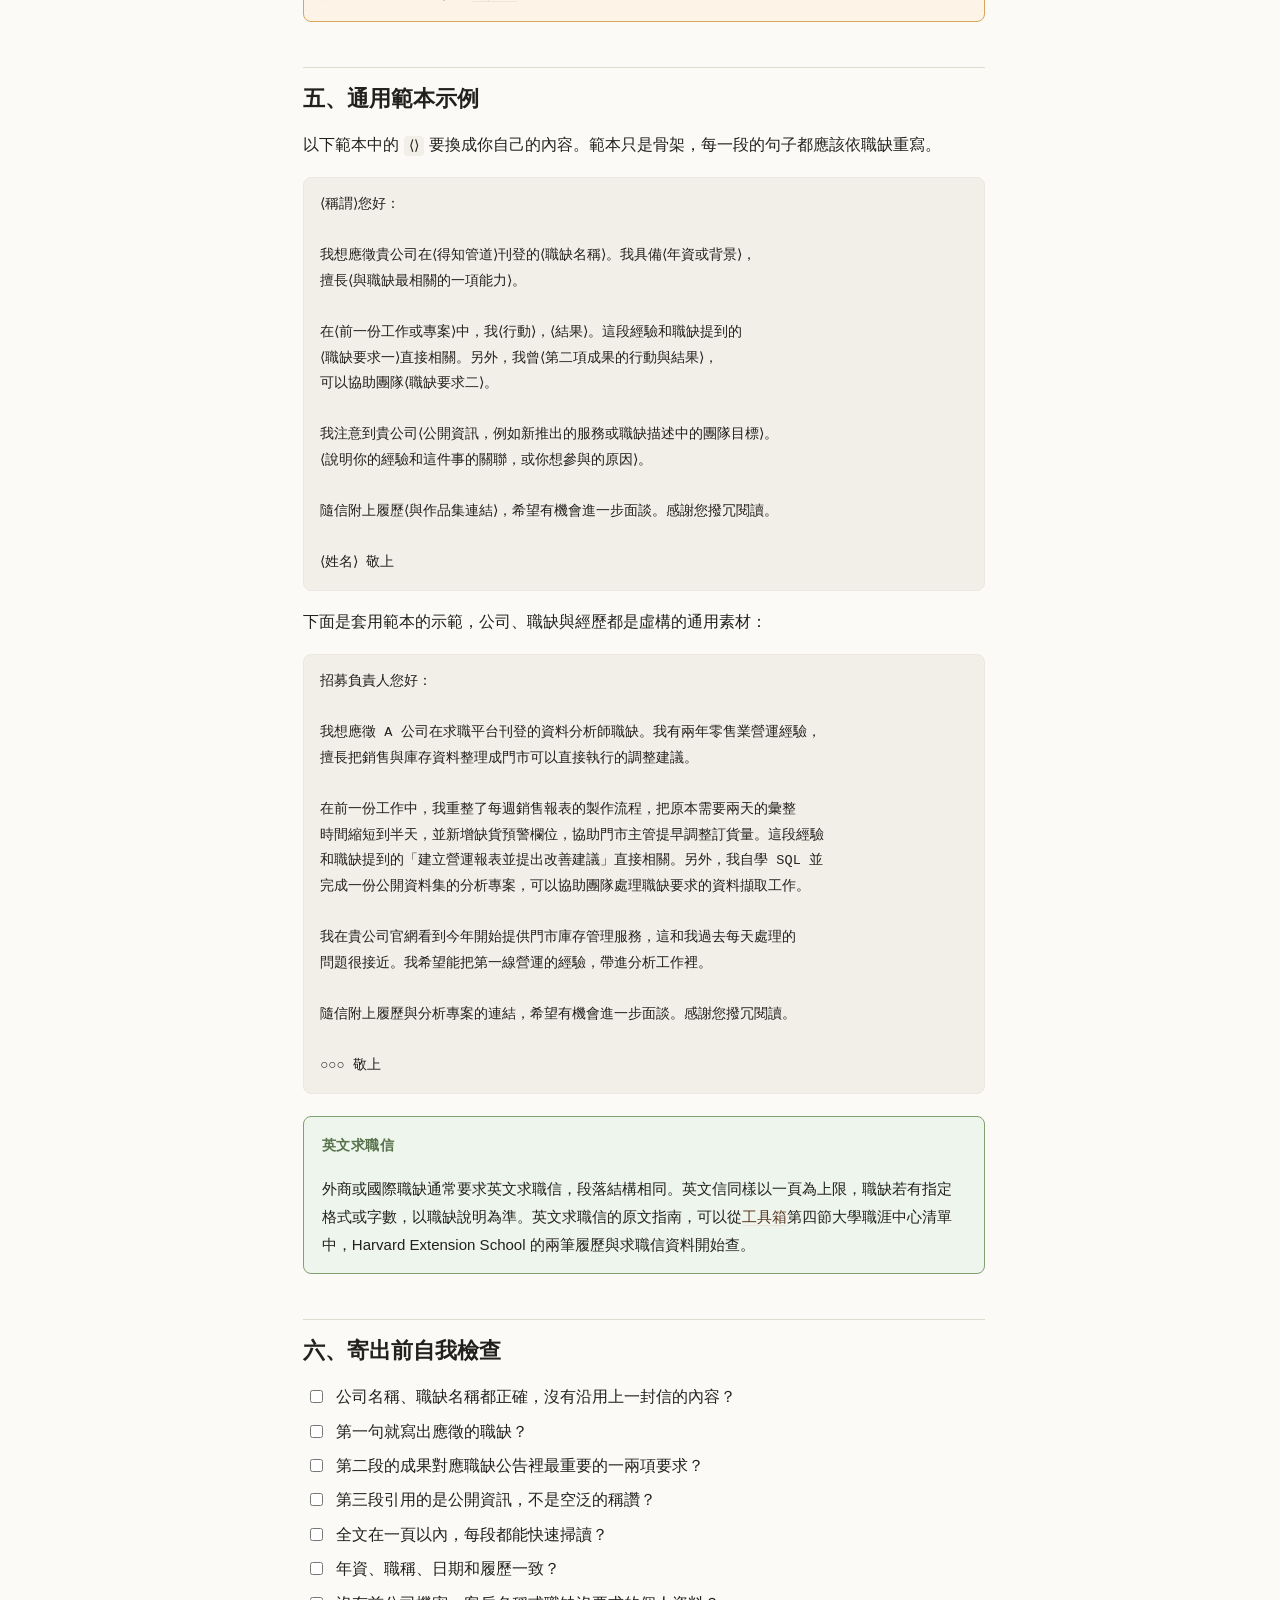
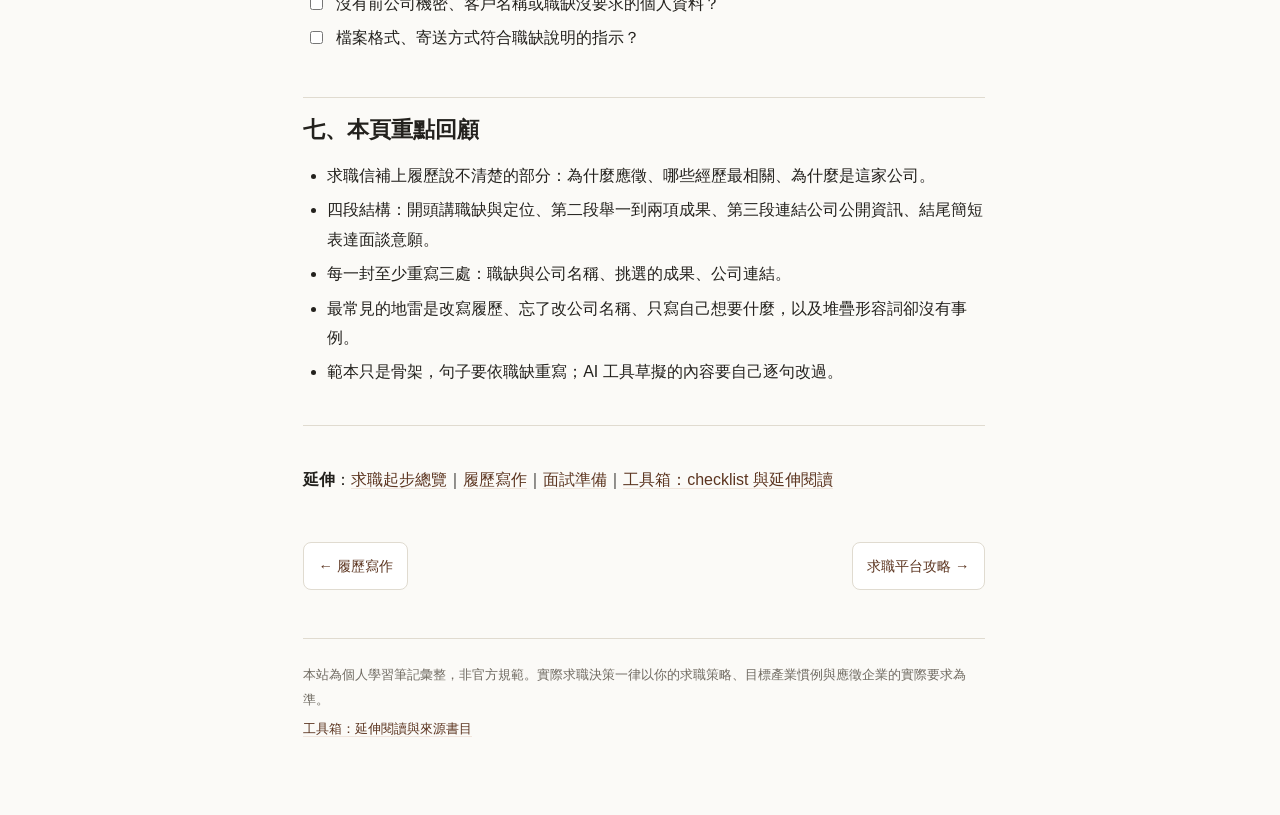
<file: pages/cover-letter.html>
<!DOCTYPE html>
<html lang="zh-Hant">
<head>
<meta charset="utf-8">
<meta name="viewport" content="width=device-width, initial-scale=1">
<title>求職信撰寫｜求職與面試準備知識庫</title>
<meta name="description" content="四段結構、每封要客製的地方、常見地雷與通用範本">
<link rel="icon" href="data:image/svg+xml,<svg xmlns=%22http://www.w3.org/2000/svg%22 viewBox=%220 0 100 100%22><text y=%22.9em%22 font-size=%2290%22>&#128188;</text></svg>">
<link rel="stylesheet" href="../assets/style.css">
</head>
<body>
<a class="skip" href="#main">跳到主要內容</a>
<button class="navtoggle" id="navtoggle" aria-label="開啟導覽">☰</button>
<nav class="sidenav" id="sidenav" aria-label="全站導覽">
<a class="brand" href="../index.html"><span class="brand-mark">◈</span><span class="brand-text">求職準備<br><small>知識庫</small></span></a>
<div class="navsearch"><input type="search" id="navfilter" placeholder="篩選頁面…" aria-label="篩選頁面"></div>
<div class="navsec"><h2>求職起步</h2><ul>
<li><a href="../pages/getting-started.html" data-title="求職起步總覽" data-slug="getting-started" data-updated="1790261547">求職起步總覽</a></li>
</ul></div>
<div class="navsec"><h2>履歷準備</h2><ul>
<li><a href="../pages/resume-writing.html" data-title="履歷寫作" data-slug="resume-writing" data-updated="1790346946">履歷寫作</a></li>
<li class="active"><a href="../pages/cover-letter.html" data-title="求職信撰寫" data-slug="cover-letter" data-updated="1790225473">求職信撰寫</a></li>
<li><a href="../resume-builder.html" data-title="履歷範本編輯器">履歷範本編輯器</a></li>
</ul></div>
<div class="navsec"><h2>求職平台</h2><ul>
<li><a href="../pages/platforms.html" data-title="求職平台攻略" data-slug="platforms" data-updated="1788583110">求職平台攻略</a></li>
</ul></div>
<div class="navsec"><h2>面試準備</h2><ul>
<li><a href="../pages/interview-prep.html" data-title="面試準備" data-slug="interview-prep" data-updated="1790494388">面試準備</a></li>
</ul></div>
<div class="navsec"><h2>背景敘事</h2><ul>
<li><a href="../pages/cross-domain-narrative.html" data-title="跨領域背景敘事技巧" data-slug="cross-domain-narrative" data-updated="1791209700">跨領域背景敘事技巧</a></li>
</ul></div>
<div class="navsec"><h2>工具箱</h2><ul>
<li><a href="../pages/toolbox.html" data-title="工具箱" data-slug="toolbox" data-updated="1791214447">工具箱</a></li>
</ul></div>
</nav>
<div class="wrap">
<main id="main">
<p class="crumb"><a href="../index.html">首頁</a> ／ 履歷準備</p>
<article class="doc" data-updated="1790225473">
<h1>求職信撰寫</h1>
<p class='lede'>四段結構、每封要客製的地方、常見地雷與通用範本</p>
<blockquote>
<p>履歷列出你做過什麼，求職信說明為什麼這些經歷適合這個職缺、這家公司。一封好的求職信不長，但每一段都要回答招募者心裡的一個問題。</p>
</blockquote>
<hr />
<h2 id="一先搞清楚求職信要做什麼">一、先搞清楚求職信要做什麼</h2>
<p>求職信不是把履歷改寫成段落。招募者已經有你的履歷，求職信要補上履歷說不清楚的三件事：</p>
<ul>
<li>你為什麼應徵這個職缺，不是隨手投遞</li>
<li>你的哪一兩項經歷，跟這個職缺的要求最直接相關</li>
<li>你對這家公司的了解，以及你想加入的具體理由</li>
</ul>
<p>什麼時候一定要寫、什麼時候可以省略，可以這樣判斷：</p>
<table>
<thead>
<tr>
<th>情況</th>
<th>建議</th>
</tr>
</thead>
<tbody>
<tr>
<td>職缺公告明確要求附求職信</td>
<td>一定要寫，沒附等於資料不齊</td>
</tr>
<tr>
<td>平台或 Email 投遞時有訊息欄位</td>
<td>寫一段精簡版，三到五句就好</td>
</tr>
<tr>
<td>轉職、跨領域、有空窗期</td>
<td>值得寫，這是說明背景轉折的最好位置</td>
</tr>
<tr>
<td>職缺沒要求、投遞流程也沒有欄位</td>
<td>可以省略，把時間花在客製履歷上</td>
</tr>
</tbody>
</table>
<div class="admonition note">
<p class="admonition-title">求職信和自傳不一樣</p>
<p>台灣平台常見的自傳，是履歷裡的固定欄位，篇幅較長，可以展開完整的故事線。求職信是投遞單一職缺時另外附上的信件，篇幅較短，只談這個職缺。104 投遞時可以另外附上的自我推薦信，也可以用這一頁的結構來寫。自傳的寫法見<a href="platforms.html">求職平台攻略</a>第三節。</p>
</div>
<hr />
<h2 id="二內容結構四段就夠">二、內容結構：四段就夠</h2>
<p>一封求職信以一頁為上限，多數情況下四段就能講完。每一段只回答一個問題：</p>
<table>
<thead>
<tr>
<th>段落</th>
<th>要回答的問題</th>
<th>寫法重點</th>
</tr>
</thead>
<tbody>
<tr>
<td>開頭</td>
<td>你是誰、應徵什麼</td>
<td>寫出職缺名稱與得知管道，再用一句話說明你的定位</td>
</tr>
<tr>
<td>第二段</td>
<td>你憑什麼適合</td>
<td>挑一到兩項跟職缺要求最相關的成果，寫出行動與結果</td>
</tr>
<tr>
<td>第三段</td>
<td>為什麼是這家公司</td>
<td>連結公司公開的產品、服務或職缺描述裡的具體內容</td>
</tr>
<tr>
<td>結尾</td>
<td>接下來呢</td>
<td>表達面談意願，說明附件內容，簡短道謝</td>
</tr>
</tbody>
</table>
<h3 id="21-開頭第一句就講應徵的職缺">2.1 開頭：第一句就講應徵的職缺</h3>
<p>不要從「您好，我是某某大學某某系畢業生」開始鋪陳。招募者可能同時在看好幾個職缺的應徵資料，第一句就寫清楚你應徵哪個職缺，再接一句定位，例如「具備兩年電商營運經驗，擅長把銷售資料整理成可執行的調整方案」。</p>
<h3 id="22-第二段只挑最相關的一兩項">2.2 第二段：只挑最相關的一兩項</h3>
<p>這一段最容易寫成履歷摘要。挑選的原則是回頭看職缺公告：公告裡反覆出現、或排在最前面的要求，就是你要舉證的對象。每一項成果都用履歷寫作那一頁的 APR 句型，寫出行動、專案或問題、結果，見<a href="resume-writing.html">履歷寫作</a>第二節。</p>
<p>舉兩項講清楚，比列五項每項一句更有說服力。其他經歷招募者可以自己看履歷。</p>
<h3 id="23-第三段寫出你查過這家公司">2.3 第三段：寫出你查過這家公司</h3>
<p>「貴公司是業界領導品牌」這類句子放在任何一封信裡都成立，等於沒寫。比較好的做法是引用公開資訊：公司最近推出的產品或服務、官網上說明的服務對象、職缺描述裡提到的團隊目標，再說明你的經驗和這件事的關聯。</p>
<p>只寫公開查得到的資訊。不要引用從前同事或內部管道聽來的消息，這會讓招募者懷疑你對保密的態度。</p>
<h3 id="24-結尾簡短不要乞求">2.4 結尾：簡短，不要乞求</h3>
<p>一到兩句就好：表達希望有機會面談、說明附上的履歷或作品集、感謝對方撥空閱讀。避免「懇請給我一個機會」這類低姿態寫法，也不需要重複前面的內容。</p>
<div class="admonition tip">
<p class="admonition-title">稱謂怎麼寫</p>
<p>知道收件人姓名時，用「○經理您好」或對方的職稱。不知道時，中文可以寫「招募負責人您好」，英文常見寫法是 Dear Hiring Manager。</p>
</div>
<hr />
<h2 id="三客製化每一封至少改三處">三、客製化：每一封至少改三處</h2>
<p>同一份求職信換個公司名稱就寄出，招募者通常看得出來。每一封至少要重新寫這三處：</p>
<ol>
<li>開頭的職缺名稱與公司名稱</li>
<li>第二段挑選的成果，依這個職缺的要求重新挑</li>
<li>第三段的公司連結，每家公司的理由都不同</li>
</ol>
<p>實用的做法是沿用履歷寫作那一頁的三欄表：職缺要求、你的證據、尚缺什麼。表格左欄排在最前面的兩項要求，就是第二段要舉證的內容。表格右欄如果有明顯缺口，不要在信裡假裝沒有，可以用一句話說明你正在補強的方式。</p>
<hr />
<h2 id="四常見地雷">四、常見地雷</h2>
<ul>
<li>把履歷內容改寫成段落，沒有新增任何資訊</li>
<li>套用舊信忘了改公司名稱或職缺名稱，招募者一眼就會發現</li>
<li>只寫自己想要什麼，例如學習機會、成長空間，沒寫能帶來什麼</li>
<li>堆疊形容詞，例如「積極、細心、抗壓性高」，卻沒有任何事例支撐</li>
<li>超過一頁，或每一段都很長，招募者沒辦法快速掃讀</li>
<li>提到前公司的客戶名稱、內部專案代號或未公開資訊</li>
<li>信裡的年資、職稱、日期和履歷不一致</li>
<li>寫了身分證字號、婚姻狀況等職缺沒要求的個人資料</li>
<li>用 AI 工具產生草稿後沒有改寫，整封信都是罐頭式排比句</li>
</ul>
<div class="admonition warning">
<p class="admonition-title">用 AI 工具草擬的注意事項</p>
<p>AI 工具可以幫忙整理段落順序、檢查語氣，但請不要讓它替你編造成果或數字。貼入素材前，先移除真實姓名、公司內部代號、客戶名稱等資訊。草稿完成後逐句重讀，改成你自己會講的話。提示詞的寫法可以參考<a href="toolbox.html">工具箱</a>第三節。</p>
</div>
<hr />
<h2 id="五通用範本示例">五、通用範本示例</h2>
<p>以下範本中的 <code>⟨⟩</code> 要換成你自己的內容。範本只是骨架，每一段的句子都應該依職缺重寫。</p>
<pre><code class="language-text">⟨稱謂⟩您好：

我想應徵貴公司在⟨得知管道⟩刊登的⟨職缺名稱⟩。我具備⟨年資或背景⟩，
擅長⟨與職缺最相關的一項能力⟩。

在⟨前一份工作或專案⟩中，我⟨行動⟩，⟨結果⟩。這段經驗和職缺提到的
⟨職缺要求一⟩直接相關。另外，我曾⟨第二項成果的行動與結果⟩，
可以協助團隊⟨職缺要求二⟩。

我注意到貴公司⟨公開資訊，例如新推出的服務或職缺描述中的團隊目標⟩。
⟨說明你的經驗和這件事的關聯，或你想參與的原因⟩。

隨信附上履歷⟨與作品集連結⟩，希望有機會進一步面談。感謝您撥冗閱讀。

⟨姓名⟩ 敬上
</code></pre>
<p>下面是套用範本的示範，公司、職缺與經歷都是虛構的通用素材：</p>
<pre><code class="language-text">招募負責人您好：

我想應徵 A 公司在求職平台刊登的資料分析師職缺。我有兩年零售業營運經驗，
擅長把銷售與庫存資料整理成門市可以直接執行的調整建議。

在前一份工作中，我重整了每週銷售報表的製作流程，把原本需要兩天的彙整
時間縮短到半天，並新增缺貨預警欄位，協助門市主管提早調整訂貨量。這段經驗
和職缺提到的「建立營運報表並提出改善建議」直接相關。另外，我自學 SQL 並
完成一份公開資料集的分析專案，可以協助團隊處理職缺要求的資料擷取工作。

我在貴公司官網看到今年開始提供門市庫存管理服務，這和我過去每天處理的
問題很接近。我希望能把第一線營運的經驗，帶進分析工作裡。

隨信附上履歷與分析專案的連結，希望有機會進一步面談。感謝您撥冗閱讀。

○○○ 敬上
</code></pre>
<div class="admonition note">
<p class="admonition-title">英文求職信</p>
<p>外商或國際職缺通常要求英文求職信，段落結構相同。英文信同樣以一頁為上限，職缺若有指定格式或字數，以職缺說明為準。英文求職信的原文指南，可以從<a href="toolbox.html">工具箱</a>第四節大學職涯中心清單中，Harvard Extension School 的兩筆履歷與求職信資料開始查。</p>
</div>
<hr />
<h2 id="六寄出前自我檢查">六、寄出前自我檢查</h2>
<ul>
<li class="chk"><label><input type="checkbox"> 公司名稱、職缺名稱都正確，沒有沿用上一封信的內容？</label></li>
<li class="chk"><label><input type="checkbox"> 第一句就寫出應徵的職缺？</label></li>
<li class="chk"><label><input type="checkbox"> 第二段的成果對應職缺公告裡最重要的一兩項要求？</label></li>
<li class="chk"><label><input type="checkbox"> 第三段引用的是公開資訊，不是空泛的稱讚？</label></li>
<li class="chk"><label><input type="checkbox"> 全文在一頁以內，每段都能快速掃讀？</label></li>
<li class="chk"><label><input type="checkbox"> 年資、職稱、日期和履歷一致？</label></li>
<li class="chk"><label><input type="checkbox"> 沒有前公司機密、客戶名稱或職缺沒要求的個人資料？</label></li>
<li class="chk"><label><input type="checkbox"> 檔案格式、寄送方式符合職缺說明的指示？</label></li>
</ul>
<hr />
<h2 id="七本頁重點回顧">七、本頁重點回顧</h2>
<ul>
<li>求職信補上履歷說不清楚的部分：為什麼應徵、哪些經歷最相關、為什麼是這家公司。</li>
<li>四段結構：開頭講職缺與定位、第二段舉一到兩項成果、第三段連結公司公開資訊、結尾簡短表達面談意願。</li>
<li>每一封至少重寫三處：職缺與公司名稱、挑選的成果、公司連結。</li>
<li>最常見的地雷是改寫履歷、忘了改公司名稱、只寫自己想要什麼，以及堆疊形容詞卻沒有事例。</li>
<li>範本只是骨架，句子要依職缺重寫；AI 工具草擬的內容要自己逐句改過。</li>
</ul>
<hr />
<p><strong>延伸</strong>：<a href="getting-started.html">求職起步總覽</a>｜<a href="resume-writing.html">履歷寫作</a>｜<a href="interview-prep.html">面試準備</a>｜<a href="toolbox.html">工具箱：checklist 與延伸閱讀</a></p>
</article>
<nav class="pager"><a class="prev" href="resume-writing.html">← 履歷寫作</a><a class="next" href="platforms.html">求職平台攻略 →</a></nav>
<footer class="foot">
<p>本站為個人學習筆記彙整，非官方規範。實際求職決策一律以你的求職策略、目標產業慣例與應徵企業的實際要求為準。</p>
<p><a href="../pages/toolbox.html">工具箱：延伸閱讀與來源書目</a></p>
</footer>
</main>
<aside class="toc" id="toc"><h2>本頁目錄</h2><div class="toc-body">
<ul>
<li><a href="#一先搞清楚求職信要做什麼">一、先搞清楚求職信要做什麼</a></li>
<li><a href="#二內容結構四段就夠">二、內容結構：四段就夠</a><ul>
<li><a href="#21-開頭第一句就講應徵的職缺">2.1 開頭：第一句就講應徵的職缺</a></li>
<li><a href="#22-第二段只挑最相關的一兩項">2.2 第二段：只挑最相關的一兩項</a></li>
<li><a href="#23-第三段寫出你查過這家公司">2.3 第三段：寫出你查過這家公司</a></li>
<li><a href="#24-結尾簡短不要乞求">2.4 結尾：簡短，不要乞求</a></li>
</ul>
</li>
<li><a href="#三客製化每一封至少改三處">三、客製化：每一封至少改三處</a></li>
<li><a href="#四常見地雷">四、常見地雷</a></li>
<li><a href="#五通用範本示例">五、通用範本示例</a></li>
<li><a href="#六寄出前自我檢查">六、寄出前自我檢查</a></li>
<li><a href="#七本頁重點回顧">七、本頁重點回顧</a></li>
</ul>
</div>
</aside>
</div>
<script src="../assets/site.js"></script>
<script>(function(){var m={"_1":"一先搞清楚求職信要做什麼","_2":"二內容結構四段就夠","21":"21-開頭第一句就講應徵的職缺","22":"22-第二段只挑最相關的一兩項","23":"23-第三段寫出你查過這家公司","24":"24-結尾簡短不要乞求","_3":"三客製化每一封至少改三處","_4":"四常見地雷","_5":"五通用範本示例","_6":"六寄出前自我檢查","_7":"七本頁重點回顧"};function f(){var h=decodeURIComponent(location.hash.slice(1));if(h&&m[h]&&!document.getElementById(h)){var n=m[h];history.replaceState(null,"","#"+encodeURIComponent(n));var g=function(){var e=document.getElementById(n);if(e)e.scrollIntoView();};document.readyState==="complete"?g():addEventListener("load",g);}}f();addEventListener("hashchange",f);})();</script>
</body>
</html>
</file>
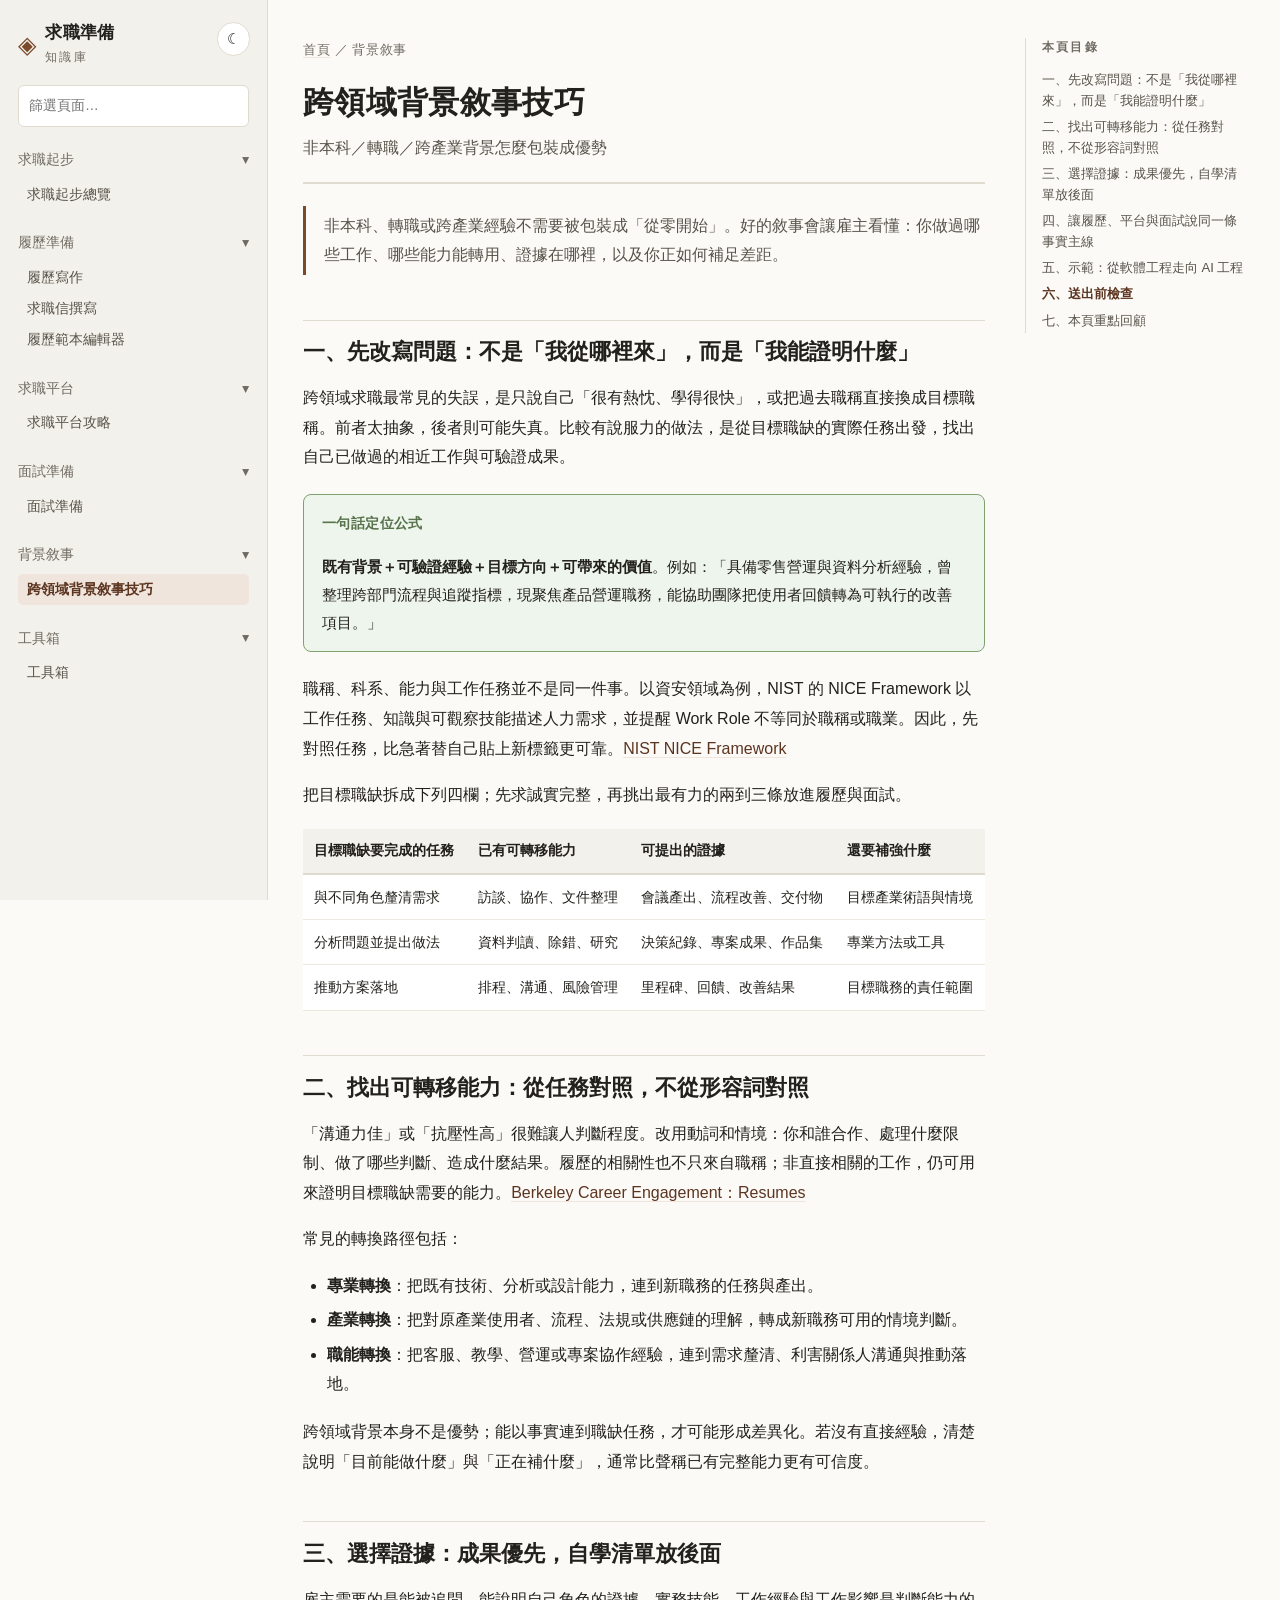
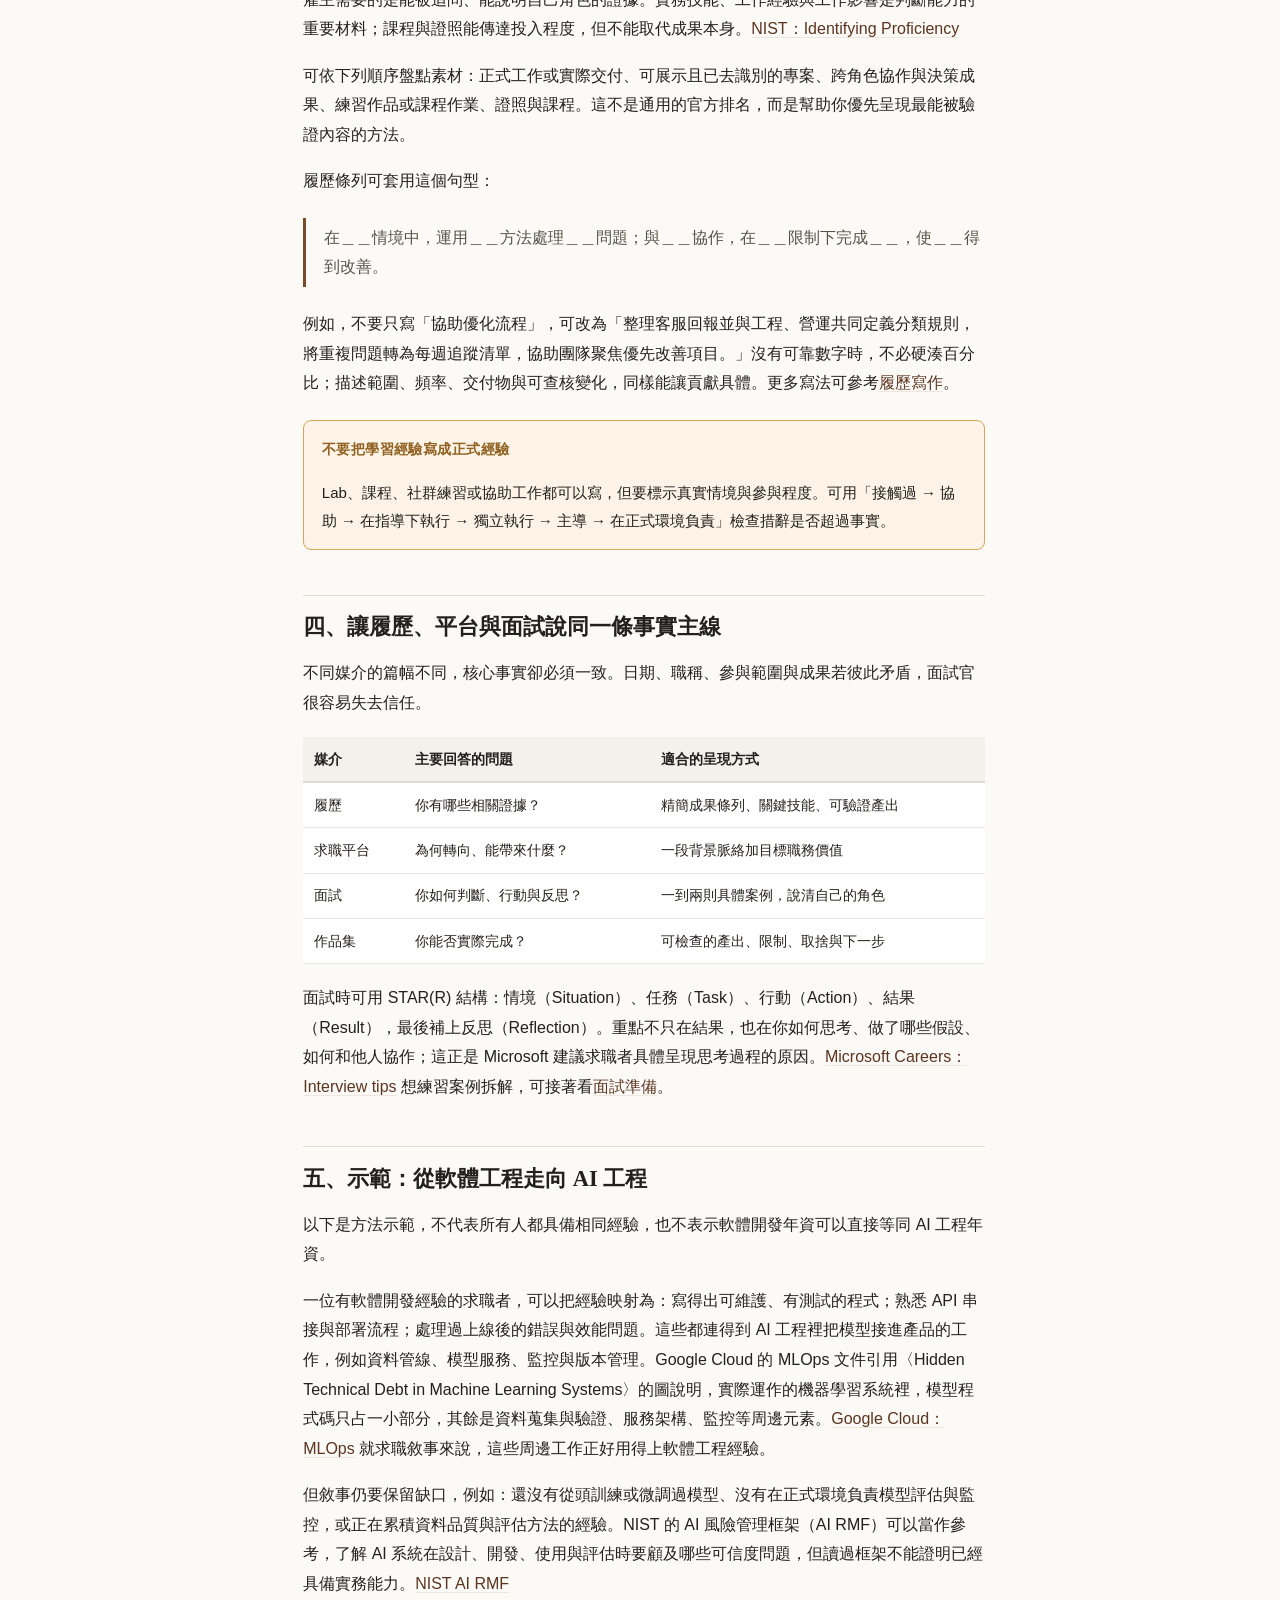
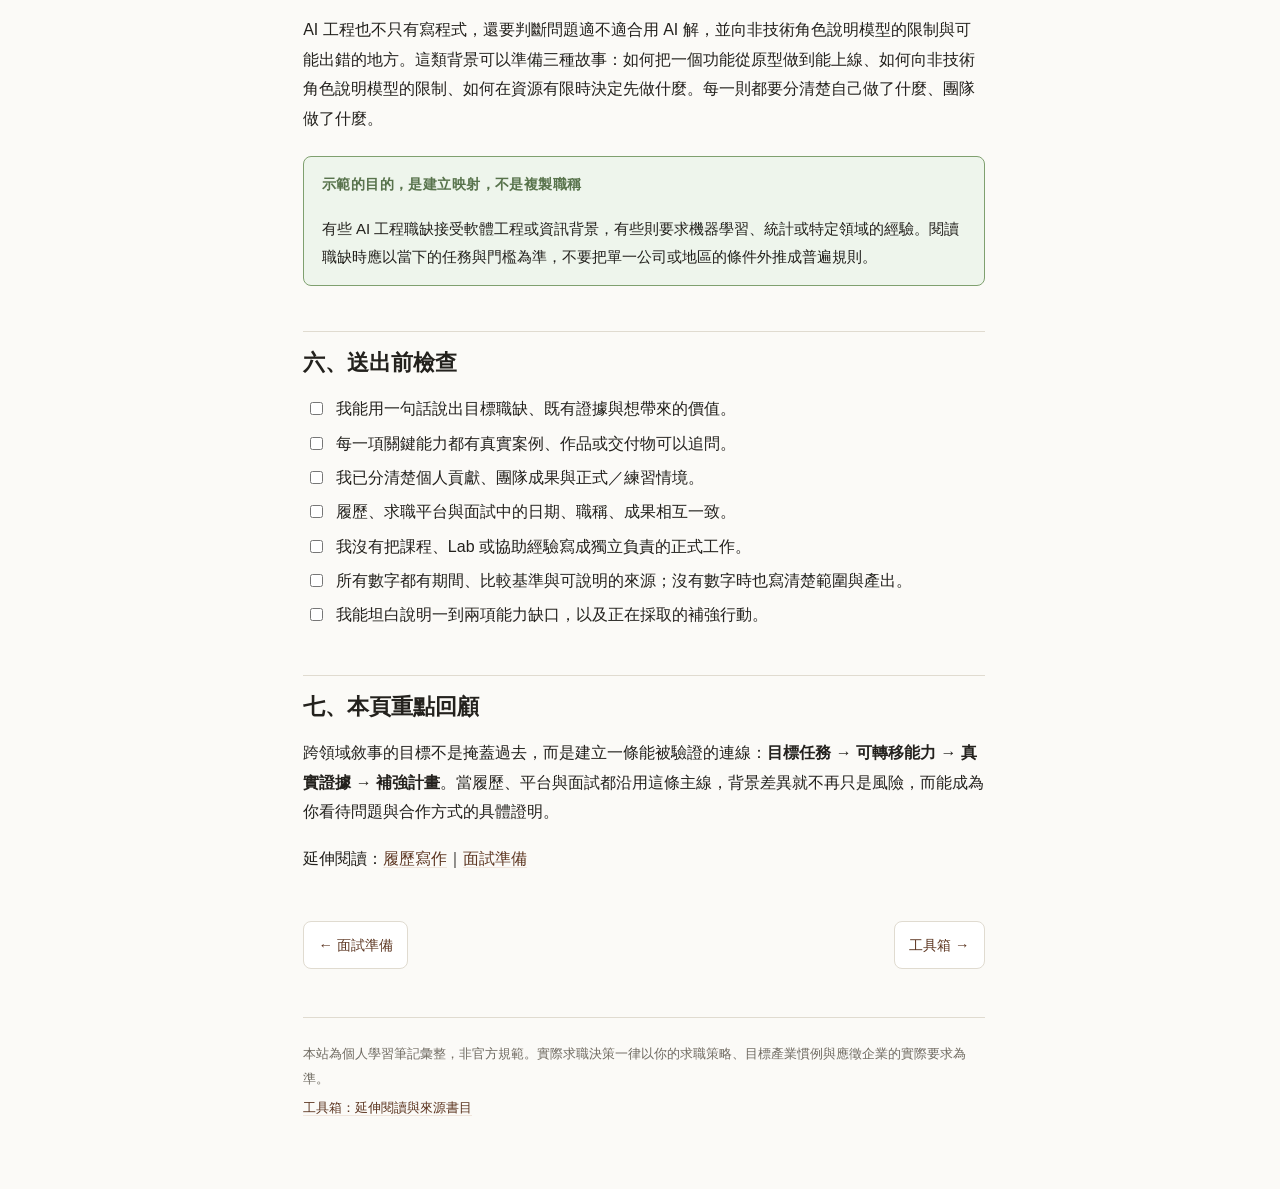
<file: pages/cross-domain-narrative.html>
<!DOCTYPE html>
<html lang="zh-Hant">
<head>
<meta charset="utf-8">
<meta name="viewport" content="width=device-width, initial-scale=1">
<title>跨領域背景敘事技巧｜求職與面試準備知識庫</title>
<meta name="description" content="非本科／轉職／跨產業背景怎麼包裝成優勢">
<link rel="icon" href="data:image/svg+xml,<svg xmlns=%22http://www.w3.org/2000/svg%22 viewBox=%220 0 100 100%22><text y=%22.9em%22 font-size=%2290%22>&#128188;</text></svg>">
<link rel="stylesheet" href="../assets/style.css">
</head>
<body>
<a class="skip" href="#main">跳到主要內容</a>
<button class="navtoggle" id="navtoggle" aria-label="開啟導覽">☰</button>
<nav class="sidenav" id="sidenav" aria-label="全站導覽">
<a class="brand" href="../index.html"><span class="brand-mark">◈</span><span class="brand-text">求職準備<br><small>知識庫</small></span></a>
<div class="navsearch"><input type="search" id="navfilter" placeholder="篩選頁面…" aria-label="篩選頁面"></div>
<div class="navsec"><h2>求職起步</h2><ul>
<li><a href="../pages/getting-started.html" data-title="求職起步總覽" data-slug="getting-started" data-updated="1790261547">求職起步總覽</a></li>
</ul></div>
<div class="navsec"><h2>履歷準備</h2><ul>
<li><a href="../pages/resume-writing.html" data-title="履歷寫作" data-slug="resume-writing" data-updated="1790346946">履歷寫作</a></li>
<li><a href="../pages/cover-letter.html" data-title="求職信撰寫" data-slug="cover-letter" data-updated="1790225473">求職信撰寫</a></li>
<li><a href="../resume-builder.html" data-title="履歷範本編輯器">履歷範本編輯器</a></li>
</ul></div>
<div class="navsec"><h2>求職平台</h2><ul>
<li><a href="../pages/platforms.html" data-title="求職平台攻略" data-slug="platforms" data-updated="1788583110">求職平台攻略</a></li>
</ul></div>
<div class="navsec"><h2>面試準備</h2><ul>
<li><a href="../pages/interview-prep.html" data-title="面試準備" data-slug="interview-prep" data-updated="1790494388">面試準備</a></li>
</ul></div>
<div class="navsec"><h2>背景敘事</h2><ul>
<li class="active"><a href="../pages/cross-domain-narrative.html" data-title="跨領域背景敘事技巧" data-slug="cross-domain-narrative" data-updated="1791209700">跨領域背景敘事技巧</a></li>
</ul></div>
<div class="navsec"><h2>工具箱</h2><ul>
<li><a href="../pages/toolbox.html" data-title="工具箱" data-slug="toolbox" data-updated="1791214447">工具箱</a></li>
</ul></div>
</nav>
<div class="wrap">
<main id="main">
<p class="crumb"><a href="../index.html">首頁</a> ／ 背景敘事</p>
<article class="doc" data-updated="1791209700">
<h1>跨領域背景敘事技巧</h1>
<p class='lede'>非本科／轉職／跨產業背景怎麼包裝成優勢</p>
<blockquote>
<p>非本科、轉職或跨產業經驗不需要被包裝成「從零開始」。好的敘事會讓雇主看懂：你做過哪些工作、哪些能力能轉用、證據在哪裡，以及你正如何補足差距。</p>
</blockquote>
<hr />
<h2 id="一先改寫問題不是我從哪裡來而是我能證明什麼">一、先改寫問題：不是「我從哪裡來」，而是「我能證明什麼」</h2>
<p>跨領域求職最常見的失誤，是只說自己「很有熱忱、學得很快」，或把過去職稱直接換成目標職稱。前者太抽象，後者則可能失真。比較有說服力的做法，是從目標職缺的實際任務出發，找出自己已做過的相近工作與可驗證成果。</p>
<div class="admonition tip">
<p class="admonition-title">一句話定位公式</p>
<p><strong>既有背景＋可驗證經驗＋目標方向＋可帶來的價值</strong>。例如：「具備零售營運與資料分析經驗，曾整理跨部門流程與追蹤指標，現聚焦產品營運職務，能協助團隊把使用者回饋轉為可執行的改善項目。」</p>
</div>
<p>職稱、科系、能力與工作任務並不是同一件事。以資安領域為例，NIST 的 NICE Framework 以工作任務、知識與可觀察技能描述人力需求，並提醒 Work Role 不等同於職稱或職業。因此，先對照任務，比急著替自己貼上新標籤更可靠。<a href="https://www.nist.gov/itl/applied-cybersecurity/nice/nice-framework-resource-center/getting-started">NIST NICE Framework</a></p>
<p>把目標職缺拆成下列四欄；先求誠實完整，再挑出最有力的兩到三條放進履歷與面試。</p>
<table>
<thead>
<tr>
<th>目標職缺要完成的任務</th>
<th>已有可轉移能力</th>
<th>可提出的證據</th>
<th>還要補強什麼</th>
</tr>
</thead>
<tbody>
<tr>
<td>與不同角色釐清需求</td>
<td>訪談、協作、文件整理</td>
<td>會議產出、流程改善、交付物</td>
<td>目標產業術語與情境</td>
</tr>
<tr>
<td>分析問題並提出做法</td>
<td>資料判讀、除錯、研究</td>
<td>決策紀錄、專案成果、作品集</td>
<td>專業方法或工具</td>
</tr>
<tr>
<td>推動方案落地</td>
<td>排程、溝通、風險管理</td>
<td>里程碑、回饋、改善結果</td>
<td>目標職務的責任範圍</td>
</tr>
</tbody>
</table>
<hr />
<h2 id="二找出可轉移能力從任務對照不從形容詞對照">二、找出可轉移能力：從任務對照，不從形容詞對照</h2>
<p>「溝通力佳」或「抗壓性高」很難讓人判斷程度。改用動詞和情境：你和誰合作、處理什麼限制、做了哪些判斷、造成什麼結果。履歷的相關性也不只來自職稱；非直接相關的工作，仍可用來證明目標職缺需要的能力。<a href="https://www.career.berkeley.edu/prepare-for-success/resumes/">Berkeley Career Engagement：Resumes</a></p>
<p>常見的轉換路徑包括：</p>
<ul>
<li><strong>專業轉換</strong>：把既有技術、分析或設計能力，連到新職務的任務與產出。</li>
<li><strong>產業轉換</strong>：把對原產業使用者、流程、法規或供應鏈的理解，轉成新職務可用的情境判斷。</li>
<li><strong>職能轉換</strong>：把客服、教學、營運或專案協作經驗，連到需求釐清、利害關係人溝通與推動落地。</li>
</ul>
<p>跨領域背景本身不是優勢；能以事實連到職缺任務，才可能形成差異化。若沒有直接經驗，清楚說明「目前能做什麼」與「正在補什麼」，通常比聲稱已有完整能力更有可信度。</p>
<hr />
<h2 id="三選擇證據成果優先自學清單放後面">三、選擇證據：成果優先，自學清單放後面</h2>
<p>雇主需要的是能被追問、能說明自己角色的證據。實務技能、工作經驗與工作影響是判斷能力的重要材料；課程與證照能傳達投入程度，但不能取代成果本身。<a href="https://www.nist.gov/itl/applied-cybersecurity/nice/nice-framework-resource-center/identifying-proficiency-nice-framework">NIST：Identifying Proficiency</a></p>
<p>可依下列順序盤點素材：正式工作或實際交付、可展示且已去識別的專案、跨角色協作與決策成果、練習作品或課程作業、證照與課程。這不是通用的官方排名，而是幫助你優先呈現最能被驗證內容的方法。</p>
<p>履歷條列可套用這個句型：</p>
<blockquote>
<p>在＿＿情境中，運用＿＿方法處理＿＿問題；與＿＿協作，在＿＿限制下完成＿＿，使＿＿得到改善。</p>
</blockquote>
<p>例如，不要只寫「協助優化流程」，可改為「整理客服回報並與工程、營運共同定義分類規則，將重複問題轉為每週追蹤清單，協助團隊聚焦優先改善項目。」沒有可靠數字時，不必硬湊百分比；描述範圍、頻率、交付物與可查核變化，同樣能讓貢獻具體。更多寫法可參考<a href="resume-writing.html">履歷寫作</a>。</p>
<div class="admonition warning">
<p class="admonition-title">不要把學習經驗寫成正式經驗</p>
<p>Lab、課程、社群練習或協助工作都可以寫，但要標示真實情境與參與程度。可用「接觸過 → 協助 → 在指導下執行 → 獨立執行 → 主導 → 在正式環境負責」檢查措辭是否超過事實。</p>
</div>
<hr />
<h2 id="四讓履歷平台與面試說同一條事實主線">四、讓履歷、平台與面試說同一條事實主線</h2>
<p>不同媒介的篇幅不同，核心事實卻必須一致。日期、職稱、參與範圍與成果若彼此矛盾，面試官很容易失去信任。</p>
<table>
<thead>
<tr>
<th>媒介</th>
<th>主要回答的問題</th>
<th>適合的呈現方式</th>
</tr>
</thead>
<tbody>
<tr>
<td>履歷</td>
<td>你有哪些相關證據？</td>
<td>精簡成果條列、關鍵技能、可驗證產出</td>
</tr>
<tr>
<td>求職平台</td>
<td>為何轉向、能帶來什麼？</td>
<td>一段背景脈絡加目標職務價值</td>
</tr>
<tr>
<td>面試</td>
<td>你如何判斷、行動與反思？</td>
<td>一到兩則具體案例，說清自己的角色</td>
</tr>
<tr>
<td>作品集</td>
<td>你能否實際完成？</td>
<td>可檢查的產出、限制、取捨與下一步</td>
</tr>
</tbody>
</table>
<p>面試時可用 STAR(R) 結構：情境（Situation）、任務（Task）、行動（Action）、結果（Result），最後補上反思（Reflection）。重點不只在結果，也在你如何思考、做了哪些假設、如何和他人協作；這正是 Microsoft 建議求職者具體呈現思考過程的原因。<a href="https://careers.microsoft.com/v2/global/en/hiring-tips/interview-tips.html">Microsoft Careers：Interview tips</a> 想練習案例拆解，可接著看<a href="interview-prep.html">面試準備</a>。</p>
<hr />
<h2 id="五示範從軟體工程走向-ai-工程">五、示範：從軟體工程走向 AI 工程</h2>
<p>以下是方法示範，不代表所有人都具備相同經驗，也不表示軟體開發年資可以直接等同 AI 工程年資。</p>
<p>一位有軟體開發經驗的求職者，可以把經驗映射為：寫得出可維護、有測試的程式；熟悉 API 串接與部署流程；處理過上線後的錯誤與效能問題。這些都連得到 AI 工程裡把模型接進產品的工作，例如資料管線、模型服務、監控與版本管理。Google Cloud 的 MLOps 文件引用〈Hidden Technical Debt in Machine Learning Systems〉的圖說明，實際運作的機器學習系統裡，模型程式碼只占一小部分，其餘是資料蒐集與驗證、服務架構、監控等周邊元素。<a href="https://docs.cloud.google.com/architecture/mlops-continuous-delivery-and-automation-pipelines-in-machine-learning">Google Cloud：MLOps</a> 就求職敘事來說，這些周邊工作正好用得上軟體工程經驗。</p>
<p>但敘事仍要保留缺口，例如：還沒有從頭訓練或微調過模型、沒有在正式環境負責模型評估與監控，或正在累積資料品質與評估方法的經驗。NIST 的 AI 風險管理框架（AI RMF）可以當作參考，了解 AI 系統在設計、開發、使用與評估時要顧及哪些可信度問題，但讀過框架不能證明已經具備實務能力。<a href="https://www.nist.gov/itl/ai-risk-management-framework">NIST AI RMF</a></p>
<p>AI 工程也不只有寫程式，還要判斷問題適不適合用 AI 解，並向非技術角色說明模型的限制與可能出錯的地方。這類背景可以準備三種故事：如何把一個功能從原型做到能上線、如何向非技術角色說明模型的限制、如何在資源有限時決定先做什麼。每一則都要分清楚自己做了什麼、團隊做了什麼。</p>
<div class="admonition note">
<p class="admonition-title">示範的目的，是建立映射，不是複製職稱</p>
<p>有些 AI 工程職缺接受軟體工程或資訊背景，有些則要求機器學習、統計或特定領域的經驗。閱讀職缺時應以當下的任務與門檻為準，不要把單一公司或地區的條件外推成普遍規則。</p>
</div>
<hr />
<h2 id="六送出前檢查">六、送出前檢查</h2>
<ul>
<li class="chk"><label><input type="checkbox"> 我能用一句話說出目標職缺、既有證據與想帶來的價值。</label></li>
<li class="chk"><label><input type="checkbox"> 每一項關鍵能力都有真實案例、作品或交付物可以追問。</label></li>
<li class="chk"><label><input type="checkbox"> 我已分清楚個人貢獻、團隊成果與正式／練習情境。</label></li>
<li class="chk"><label><input type="checkbox"> 履歷、求職平台與面試中的日期、職稱、成果相互一致。</label></li>
<li class="chk"><label><input type="checkbox"> 我沒有把課程、Lab 或協助經驗寫成獨立負責的正式工作。</label></li>
<li class="chk"><label><input type="checkbox"> 所有數字都有期間、比較基準與可說明的來源；沒有數字時也寫清楚範圍與產出。</label></li>
<li class="chk"><label><input type="checkbox"> 我能坦白說明一到兩項能力缺口，以及正在採取的補強行動。</label></li>
</ul>
<hr />
<h2 id="七本頁重點回顧">七、本頁重點回顧</h2>
<p>跨領域敘事的目標不是掩蓋過去，而是建立一條能被驗證的連線：<strong>目標任務 → 可轉移能力 → 真實證據 → 補強計畫</strong>。當履歷、平台與面試都沿用這條主線，背景差異就不再只是風險，而能成為你看待問題與合作方式的具體證明。</p>
<p>延伸閱讀：<a href="resume-writing.html">履歷寫作</a>｜<a href="interview-prep.html">面試準備</a></p>
</article>
<nav class="pager"><a class="prev" href="interview-prep.html">← 面試準備</a><a class="next" href="toolbox.html">工具箱 →</a></nav>
<footer class="foot">
<p>本站為個人學習筆記彙整，非官方規範。實際求職決策一律以你的求職策略、目標產業慣例與應徵企業的實際要求為準。</p>
<p><a href="../pages/toolbox.html">工具箱：延伸閱讀與來源書目</a></p>
</footer>
</main>
<aside class="toc" id="toc"><h2>本頁目錄</h2><div class="toc-body">
<ul>
<li><a href="#一先改寫問題不是我從哪裡來而是我能證明什麼">一、先改寫問題：不是「我從哪裡來」，而是「我能證明什麼」</a></li>
<li><a href="#二找出可轉移能力從任務對照不從形容詞對照">二、找出可轉移能力：從任務對照，不從形容詞對照</a></li>
<li><a href="#三選擇證據成果優先自學清單放後面">三、選擇證據：成果優先，自學清單放後面</a></li>
<li><a href="#四讓履歷平台與面試說同一條事實主線">四、讓履歷、平台與面試說同一條事實主線</a></li>
<li><a href="#五示範從軟體工程走向-ai-工程">五、示範：從軟體工程走向 AI 工程</a></li>
<li><a href="#六送出前檢查">六、送出前檢查</a></li>
<li><a href="#七本頁重點回顧">七、本頁重點回顧</a></li>
</ul>
</div>
</aside>
</div>
<script src="../assets/site.js"></script>
<script>(function(){var m={"_1":"一先改寫問題不是我從哪裡來而是我能證明什麼","_2":"二找出可轉移能力從任務對照不從形容詞對照","_3":"三選擇證據成果優先自學清單放後面","_4":"四讓履歷平台與面試說同一條事實主線","ai":"五示範從軟體工程走向-ai-工程","_5":"六送出前檢查","_6":"七本頁重點回顧"};function f(){var h=decodeURIComponent(location.hash.slice(1));if(h&&m[h]&&!document.getElementById(h)){var n=m[h];history.replaceState(null,"","#"+encodeURIComponent(n));var g=function(){var e=document.getElementById(n);if(e)e.scrollIntoView();};document.readyState==="complete"?g():addEventListener("load",g);}}f();addEventListener("hashchange",f);})();</script>
</body>
</html>
</file>
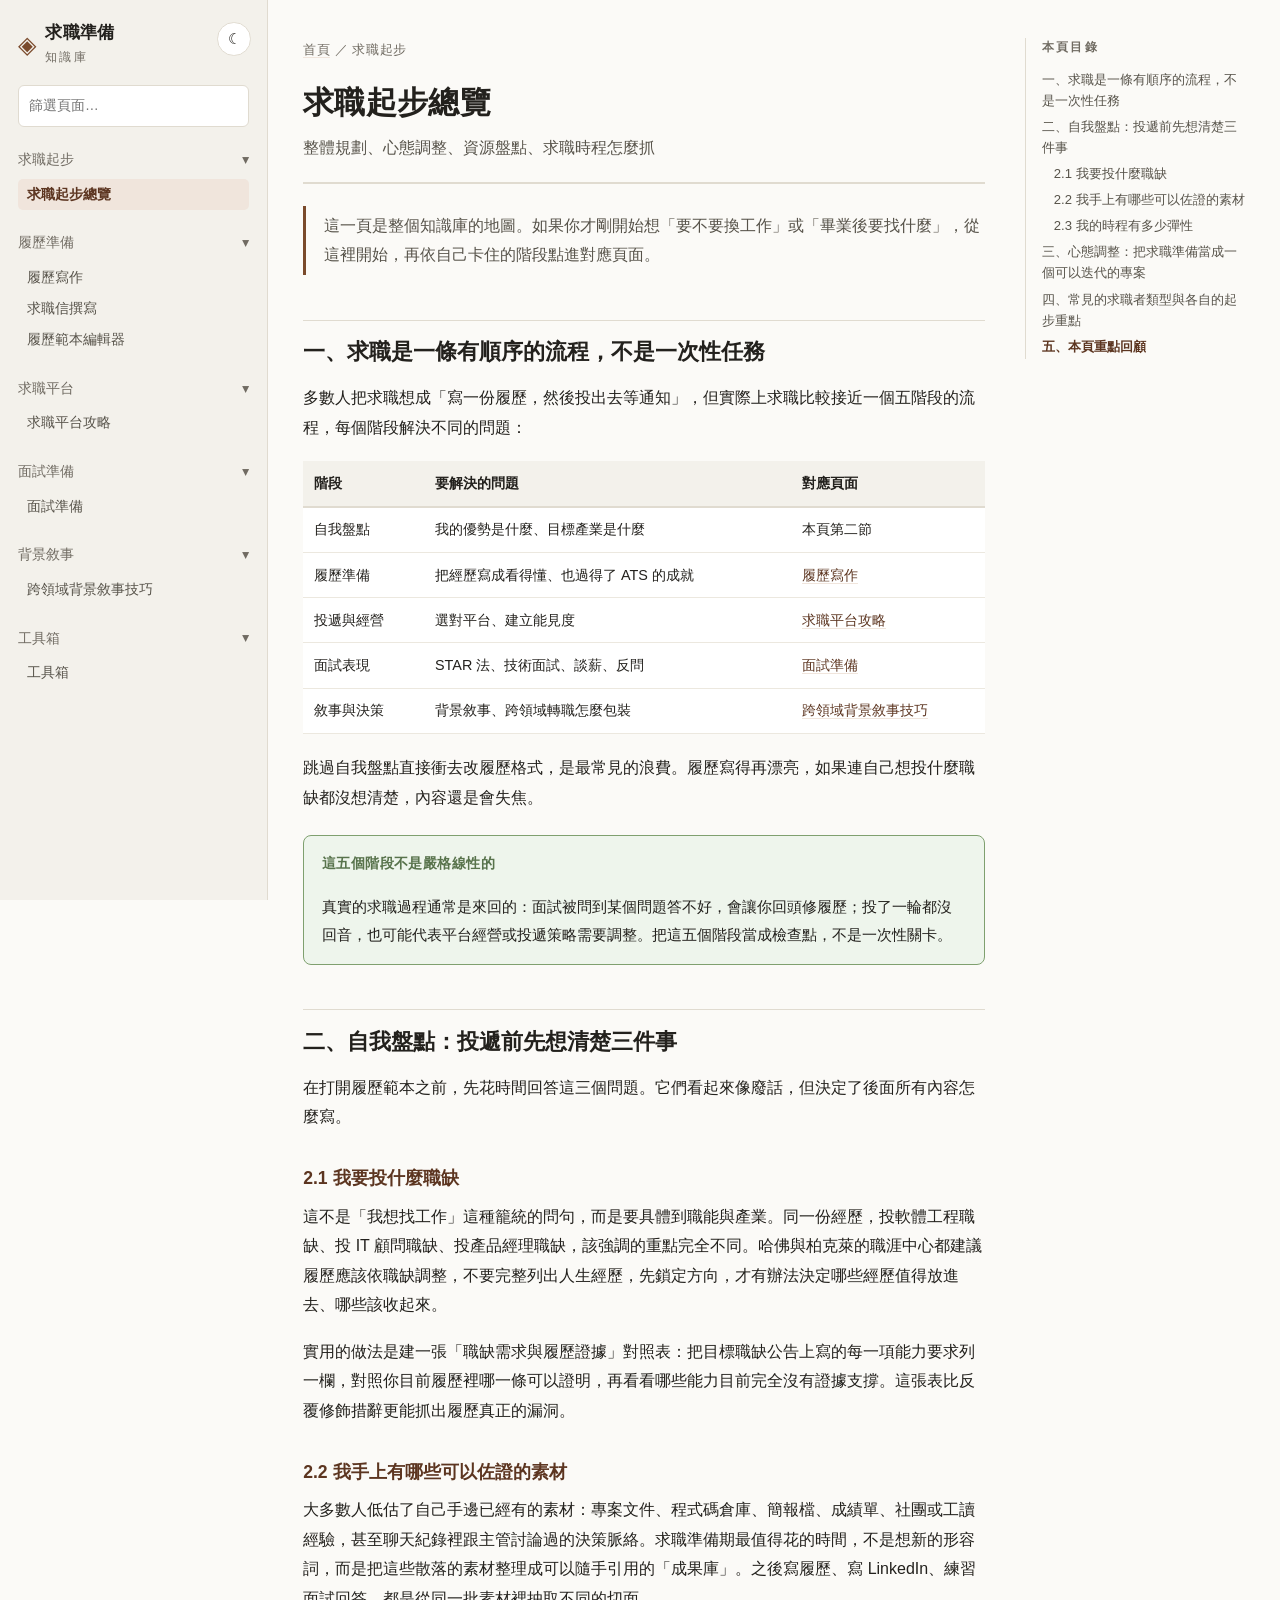
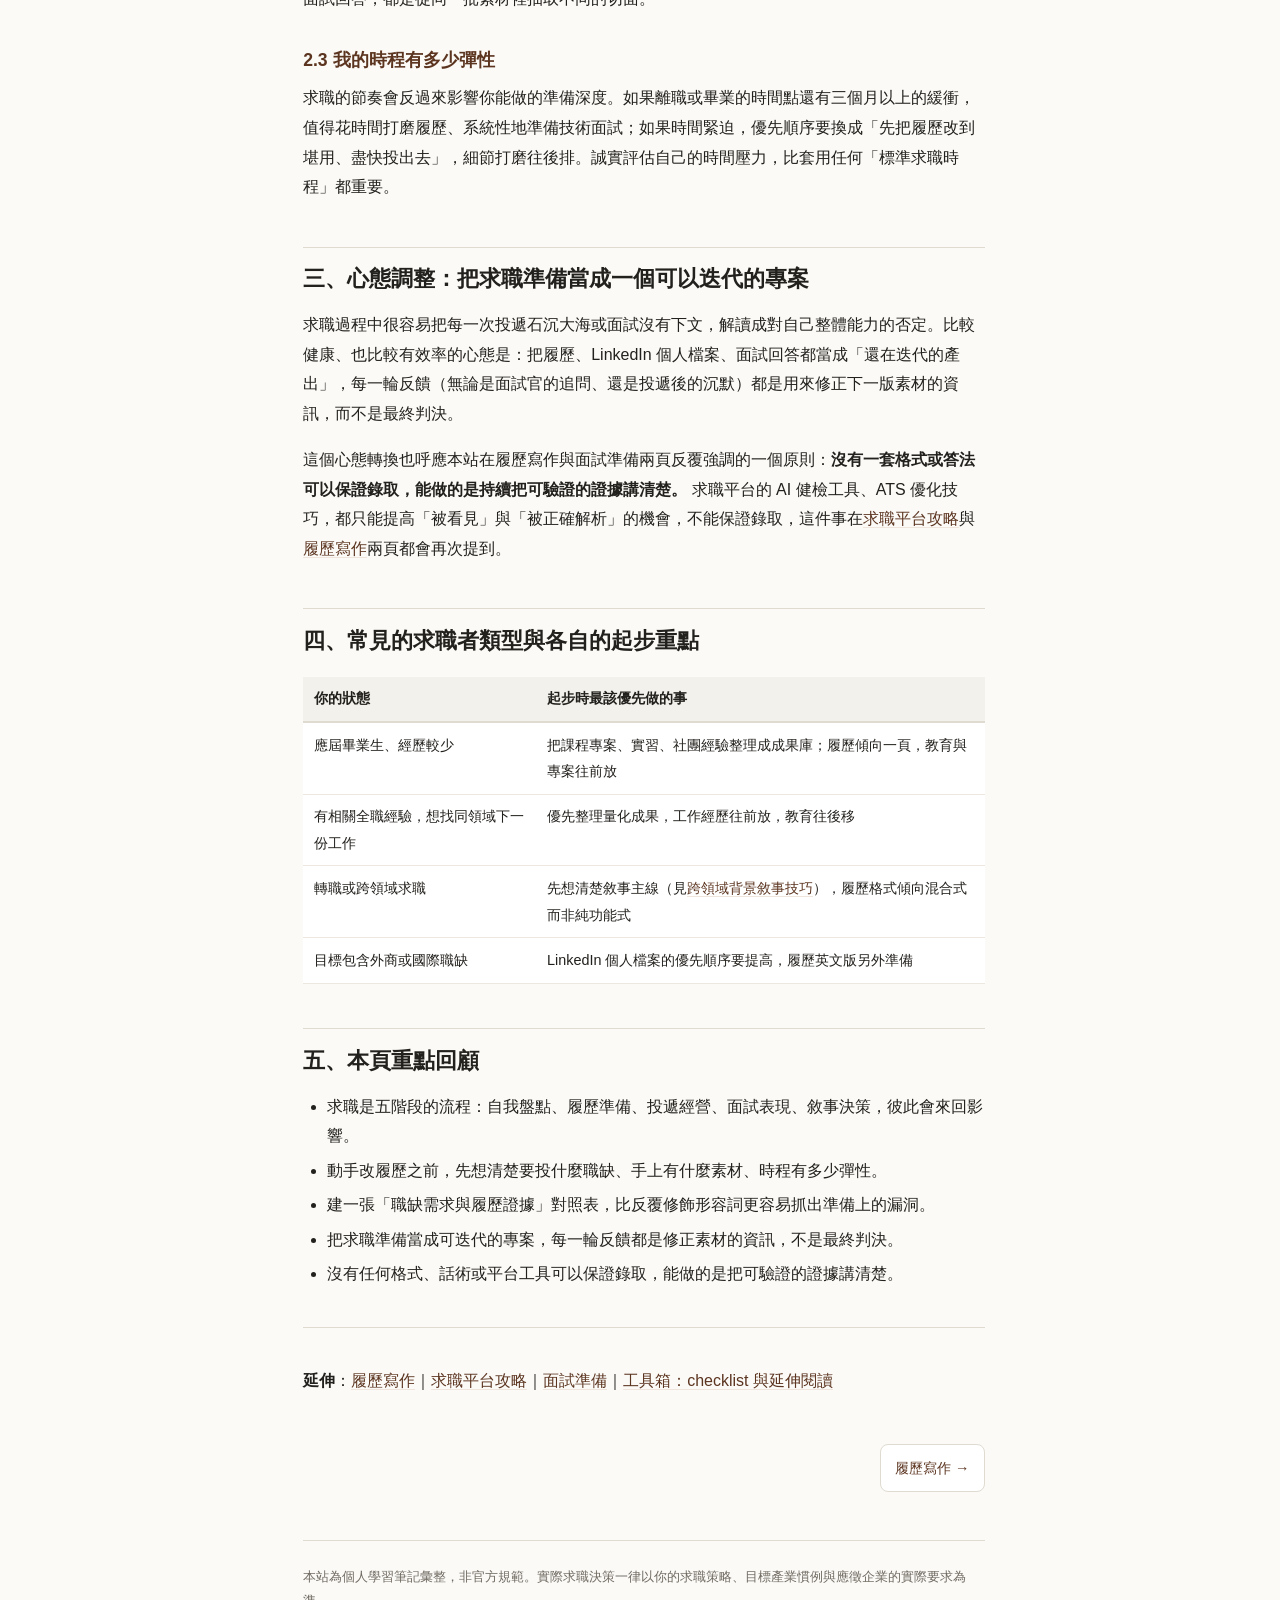
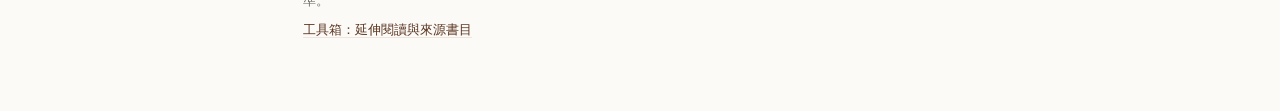
<file: pages/getting-started.html>
<!DOCTYPE html>
<html lang="zh-Hant">
<head>
<meta charset="utf-8">
<meta name="viewport" content="width=device-width, initial-scale=1">
<title>求職起步總覽｜求職與面試準備知識庫</title>
<meta name="description" content="整體規劃、心態調整、資源盤點、求職時程怎麼抓">
<link rel="icon" href="data:image/svg+xml,<svg xmlns=%22http://www.w3.org/2000/svg%22 viewBox=%220 0 100 100%22><text y=%22.9em%22 font-size=%2290%22>&#128188;</text></svg>">
<link rel="stylesheet" href="../assets/style.css">
</head>
<body>
<a class="skip" href="#main">跳到主要內容</a>
<button class="navtoggle" id="navtoggle" aria-label="開啟導覽">☰</button>
<nav class="sidenav" id="sidenav" aria-label="全站導覽">
<a class="brand" href="../index.html"><span class="brand-mark">◈</span><span class="brand-text">求職準備<br><small>知識庫</small></span></a>
<div class="navsearch"><input type="search" id="navfilter" placeholder="篩選頁面…" aria-label="篩選頁面"></div>
<div class="navsec"><h2>求職起步</h2><ul>
<li class="active"><a href="../pages/getting-started.html" data-title="求職起步總覽" data-slug="getting-started" data-updated="1790261547">求職起步總覽</a></li>
</ul></div>
<div class="navsec"><h2>履歷準備</h2><ul>
<li><a href="../pages/resume-writing.html" data-title="履歷寫作" data-slug="resume-writing" data-updated="1790346946">履歷寫作</a></li>
<li><a href="../pages/cover-letter.html" data-title="求職信撰寫" data-slug="cover-letter" data-updated="1790225473">求職信撰寫</a></li>
<li><a href="../resume-builder.html" data-title="履歷範本編輯器">履歷範本編輯器</a></li>
</ul></div>
<div class="navsec"><h2>求職平台</h2><ul>
<li><a href="../pages/platforms.html" data-title="求職平台攻略" data-slug="platforms" data-updated="1788583110">求職平台攻略</a></li>
</ul></div>
<div class="navsec"><h2>面試準備</h2><ul>
<li><a href="../pages/interview-prep.html" data-title="面試準備" data-slug="interview-prep" data-updated="1790494388">面試準備</a></li>
</ul></div>
<div class="navsec"><h2>背景敘事</h2><ul>
<li><a href="../pages/cross-domain-narrative.html" data-title="跨領域背景敘事技巧" data-slug="cross-domain-narrative" data-updated="1791209700">跨領域背景敘事技巧</a></li>
</ul></div>
<div class="navsec"><h2>工具箱</h2><ul>
<li><a href="../pages/toolbox.html" data-title="工具箱" data-slug="toolbox" data-updated="1791214447">工具箱</a></li>
</ul></div>
</nav>
<div class="wrap">
<main id="main">
<p class="crumb"><a href="../index.html">首頁</a> ／ 求職起步</p>
<article class="doc" data-updated="1790261547">
<h1>求職起步總覽</h1>
<p class='lede'>整體規劃、心態調整、資源盤點、求職時程怎麼抓</p>
<blockquote>
<p>這一頁是整個知識庫的地圖。如果你才剛開始想「要不要換工作」或「畢業後要找什麼」，從這裡開始，再依自己卡住的階段點進對應頁面。</p>
</blockquote>
<hr />
<h2 id="一求職是一條有順序的流程不是一次性任務">一、求職是一條有順序的流程，不是一次性任務</h2>
<p>多數人把求職想成「寫一份履歷，然後投出去等通知」，但實際上求職比較接近一個五階段的流程，每個階段解決不同的問題：</p>
<table>
<thead>
<tr>
<th>階段</th>
<th>要解決的問題</th>
<th>對應頁面</th>
</tr>
</thead>
<tbody>
<tr>
<td>自我盤點</td>
<td>我的優勢是什麼、目標產業是什麼</td>
<td>本頁第二節</td>
</tr>
<tr>
<td>履歷準備</td>
<td>把經歷寫成看得懂、也過得了 ATS 的成就</td>
<td><a href="resume-writing.html">履歷寫作</a></td>
</tr>
<tr>
<td>投遞與經營</td>
<td>選對平台、建立能見度</td>
<td><a href="platforms.html">求職平台攻略</a></td>
</tr>
<tr>
<td>面試表現</td>
<td>STAR 法、技術面試、談薪、反問</td>
<td><a href="interview-prep.html">面試準備</a></td>
</tr>
<tr>
<td>敘事與決策</td>
<td>背景敘事、跨領域轉職怎麼包裝</td>
<td><a href="cross-domain-narrative.html">跨領域背景敘事技巧</a></td>
</tr>
</tbody>
</table>
<p>跳過自我盤點直接衝去改履歷格式，是最常見的浪費。履歷寫得再漂亮，如果連自己想投什麼職缺都沒想清楚，內容還是會失焦。</p>
<div class="admonition note">
<p class="admonition-title">這五個階段不是嚴格線性的</p>
<p>真實的求職過程通常是來回的：面試被問到某個問題答不好，會讓你回頭修履歷；投了一輪都沒回音，也可能代表平台經營或投遞策略需要調整。把這五個階段當成檢查點，不是一次性關卡。</p>
</div>
<hr />
<h2 id="二自我盤點投遞前先想清楚三件事">二、自我盤點：投遞前先想清楚三件事</h2>
<p>在打開履歷範本之前，先花時間回答這三個問題。它們看起來像廢話，但決定了後面所有內容怎麼寫。</p>
<h3 id="21-我要投什麼職缺">2.1 我要投什麼職缺</h3>
<p>這不是「我想找工作」這種籠統的問句，而是要具體到職能與產業。同一份經歷，投軟體工程職缺、投 IT 顧問職缺、投產品經理職缺，該強調的重點完全不同。哈佛與柏克萊的職涯中心都建議履歷應該依職缺調整，不要完整列出人生經歷，先鎖定方向，才有辦法決定哪些經歷值得放進去、哪些該收起來。</p>
<p>實用的做法是建一張「職缺需求與履歷證據」對照表：把目標職缺公告上寫的每一項能力要求列一欄，對照你目前履歷裡哪一條可以證明，再看看哪些能力目前完全沒有證據支撐。這張表比反覆修飾措辭更能抓出履歷真正的漏洞。</p>
<h3 id="22-我手上有哪些可以佐證的素材">2.2 我手上有哪些可以佐證的素材</h3>
<p>大多數人低估了自己手邊已經有的素材：專案文件、程式碼倉庫、簡報檔、成績單、社團或工讀經驗，甚至聊天紀錄裡跟主管討論過的決策脈絡。求職準備期最值得花的時間，不是想新的形容詞，而是把這些散落的素材整理成可以隨手引用的「成果庫」。之後寫履歷、寫 LinkedIn、練習面試回答，都是從同一批素材裡抽取不同的切面。</p>
<h3 id="23-我的時程有多少彈性">2.3 我的時程有多少彈性</h3>
<p>求職的節奏會反過來影響你能做的準備深度。如果離職或畢業的時間點還有三個月以上的緩衝，值得花時間打磨履歷、系統性地準備技術面試；如果時間緊迫，優先順序要換成「先把履歷改到堪用、盡快投出去」，細節打磨往後排。誠實評估自己的時間壓力，比套用任何「標準求職時程」都重要。</p>
<hr />
<h2 id="三心態調整把求職準備當成一個可以迭代的專案">三、心態調整：把求職準備當成一個可以迭代的專案</h2>
<p>求職過程中很容易把每一次投遞石沉大海或面試沒有下文，解讀成對自己整體能力的否定。比較健康、也比較有效率的心態是：把履歷、LinkedIn 個人檔案、面試回答都當成「還在迭代的產出」，每一輪反饋（無論是面試官的追問、還是投遞後的沉默）都是用來修正下一版素材的資訊，而不是最終判決。</p>
<p>這個心態轉換也呼應本站在履歷寫作與面試準備兩頁反覆強調的一個原則：<strong>沒有一套格式或答法可以保證錄取，能做的是持續把可驗證的證據講清楚。</strong> 求職平台的 AI 健檢工具、ATS 優化技巧，都只能提高「被看見」與「被正確解析」的機會，不能保證錄取，這件事在<a href="platforms.html">求職平台攻略</a>與<a href="resume-writing.html">履歷寫作</a>兩頁都會再次提到。</p>
<hr />
<h2 id="四常見的求職者類型與各自的起步重點">四、常見的求職者類型與各自的起步重點</h2>
<table>
<thead>
<tr>
<th>你的狀態</th>
<th>起步時最該優先做的事</th>
</tr>
</thead>
<tbody>
<tr>
<td>應屆畢業生、經歷較少</td>
<td>把課程專案、實習、社團經驗整理成成果庫；履歷傾向一頁，教育與專案往前放</td>
</tr>
<tr>
<td>有相關全職經驗，想找同領域下一份工作</td>
<td>優先整理量化成果，工作經歷往前放，教育往後移</td>
</tr>
<tr>
<td>轉職或跨領域求職</td>
<td>先想清楚敘事主線（見<a href="cross-domain-narrative.html">跨領域背景敘事技巧</a>），履歷格式傾向混合式而非純功能式</td>
</tr>
<tr>
<td>目標包含外商或國際職缺</td>
<td>LinkedIn 個人檔案的優先順序要提高，履歷英文版另外準備</td>
</tr>
</tbody>
</table>
<hr />
<h2 id="五本頁重點回顧">五、本頁重點回顧</h2>
<ul>
<li>求職是五階段的流程：自我盤點、履歷準備、投遞經營、面試表現、敘事決策，彼此會來回影響。</li>
<li>動手改履歷之前，先想清楚要投什麼職缺、手上有什麼素材、時程有多少彈性。</li>
<li>建一張「職缺需求與履歷證據」對照表，比反覆修飾形容詞更容易抓出準備上的漏洞。</li>
<li>把求職準備當成可迭代的專案，每一輪反饋都是修正素材的資訊，不是最終判決。</li>
<li>沒有任何格式、話術或平台工具可以保證錄取，能做的是把可驗證的證據講清楚。</li>
</ul>
<hr />
<p><strong>延伸</strong>：<a href="resume-writing.html">履歷寫作</a>｜<a href="platforms.html">求職平台攻略</a>｜<a href="interview-prep.html">面試準備</a>｜<a href="toolbox.html">工具箱：checklist 與延伸閱讀</a></p>
</article>
<nav class="pager"><a class="next" href="resume-writing.html">履歷寫作 →</a></nav>
<footer class="foot">
<p>本站為個人學習筆記彙整，非官方規範。實際求職決策一律以你的求職策略、目標產業慣例與應徵企業的實際要求為準。</p>
<p><a href="../pages/toolbox.html">工具箱：延伸閱讀與來源書目</a></p>
</footer>
</main>
<aside class="toc" id="toc"><h2>本頁目錄</h2><div class="toc-body">
<ul>
<li><a href="#一求職是一條有順序的流程不是一次性任務">一、求職是一條有順序的流程，不是一次性任務</a></li>
<li><a href="#二自我盤點投遞前先想清楚三件事">二、自我盤點：投遞前先想清楚三件事</a><ul>
<li><a href="#21-我要投什麼職缺">2.1 我要投什麼職缺</a></li>
<li><a href="#22-我手上有哪些可以佐證的素材">2.2 我手上有哪些可以佐證的素材</a></li>
<li><a href="#23-我的時程有多少彈性">2.3 我的時程有多少彈性</a></li>
</ul>
</li>
<li><a href="#三心態調整把求職準備當成一個可以迭代的專案">三、心態調整：把求職準備當成一個可以迭代的專案</a></li>
<li><a href="#四常見的求職者類型與各自的起步重點">四、常見的求職者類型與各自的起步重點</a></li>
<li><a href="#五本頁重點回顧">五、本頁重點回顧</a></li>
</ul>
</div>
</aside>
</div>
<script src="../assets/site.js"></script>
<script>(function(){var m={"_1":"一求職是一條有順序的流程不是一次性任務","_2":"二自我盤點投遞前先想清楚三件事","21":"21-我要投什麼職缺","22":"22-我手上有哪些可以佐證的素材","23":"23-我的時程有多少彈性","_3":"三心態調整把求職準備當成一個可以迭代的專案","_4":"四常見的求職者類型與各自的起步重點","_5":"五本頁重點回顧"};function f(){var h=decodeURIComponent(location.hash.slice(1));if(h&&m[h]&&!document.getElementById(h)){var n=m[h];history.replaceState(null,"","#"+encodeURIComponent(n));var g=function(){var e=document.getElementById(n);if(e)e.scrollIntoView();};document.readyState==="complete"?g():addEventListener("load",g);}}f();addEventListener("hashchange",f);})();</script>
</body>
</html>
</file>
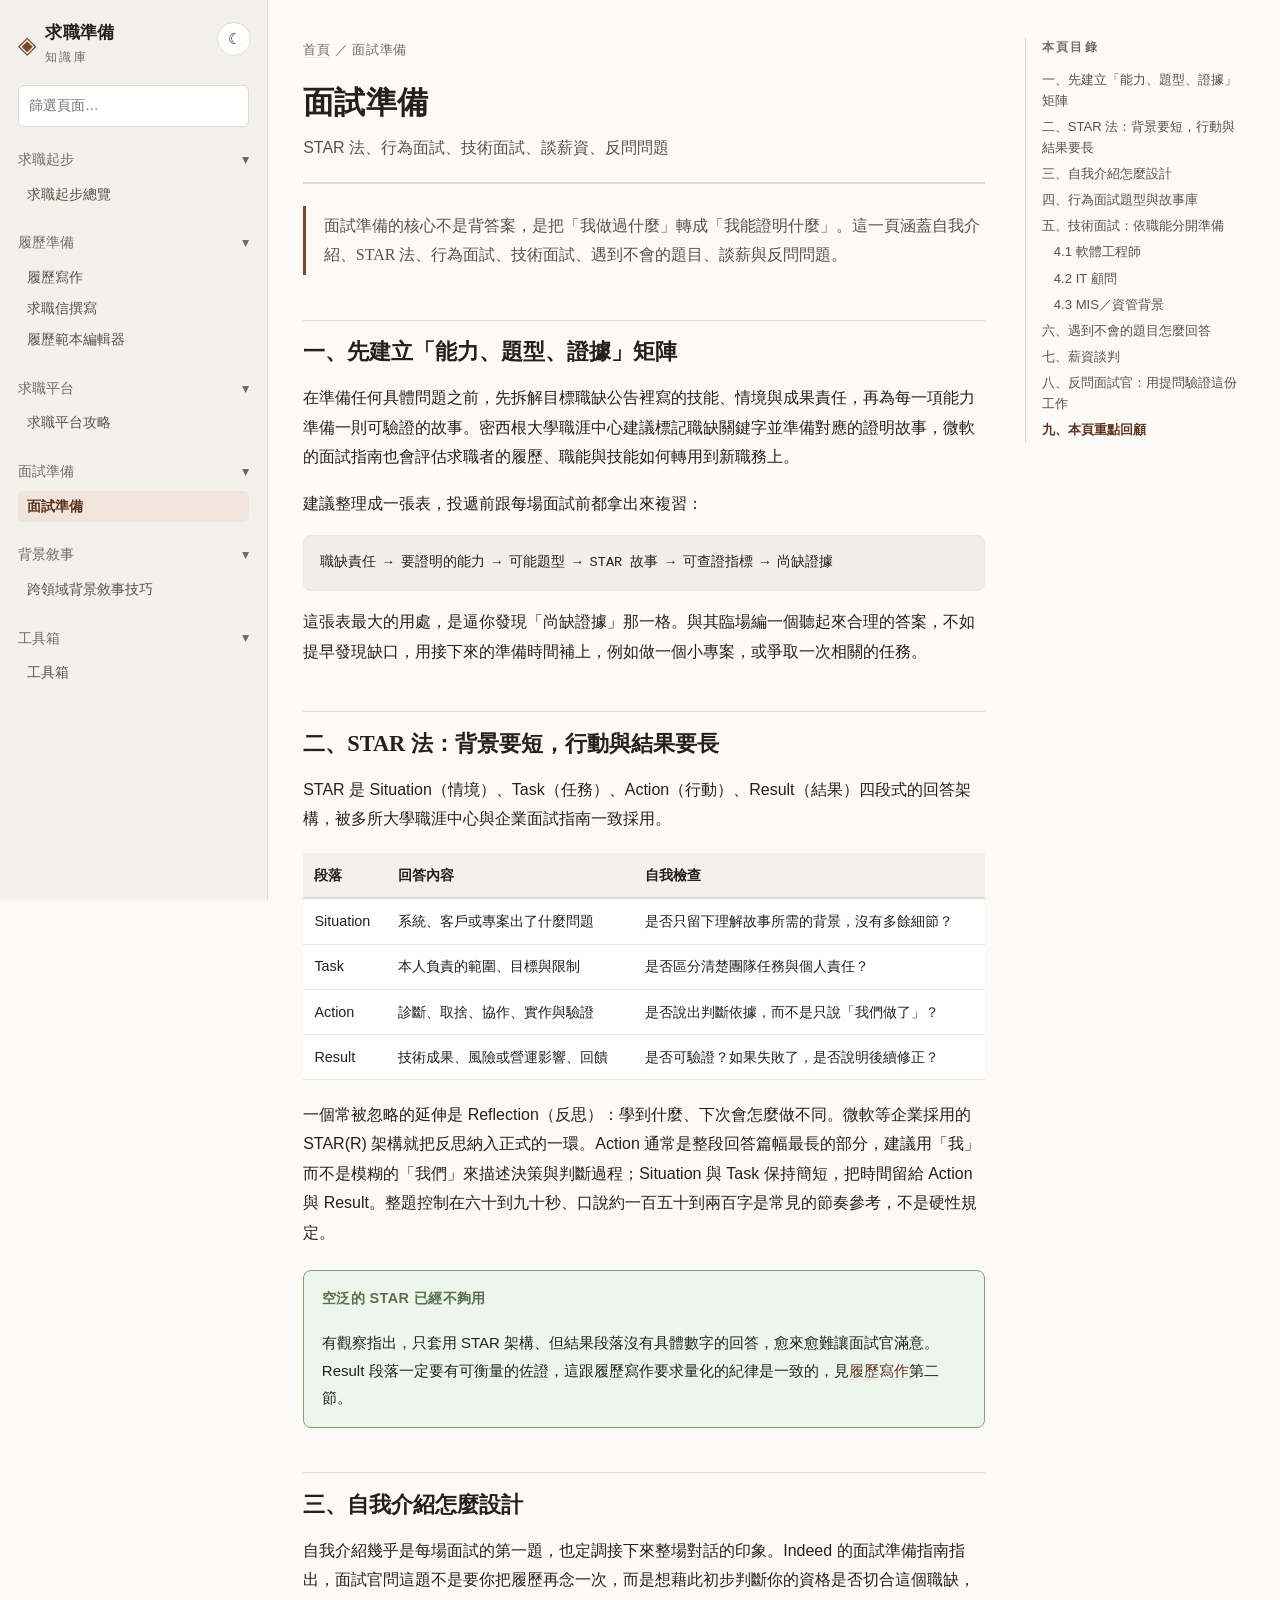
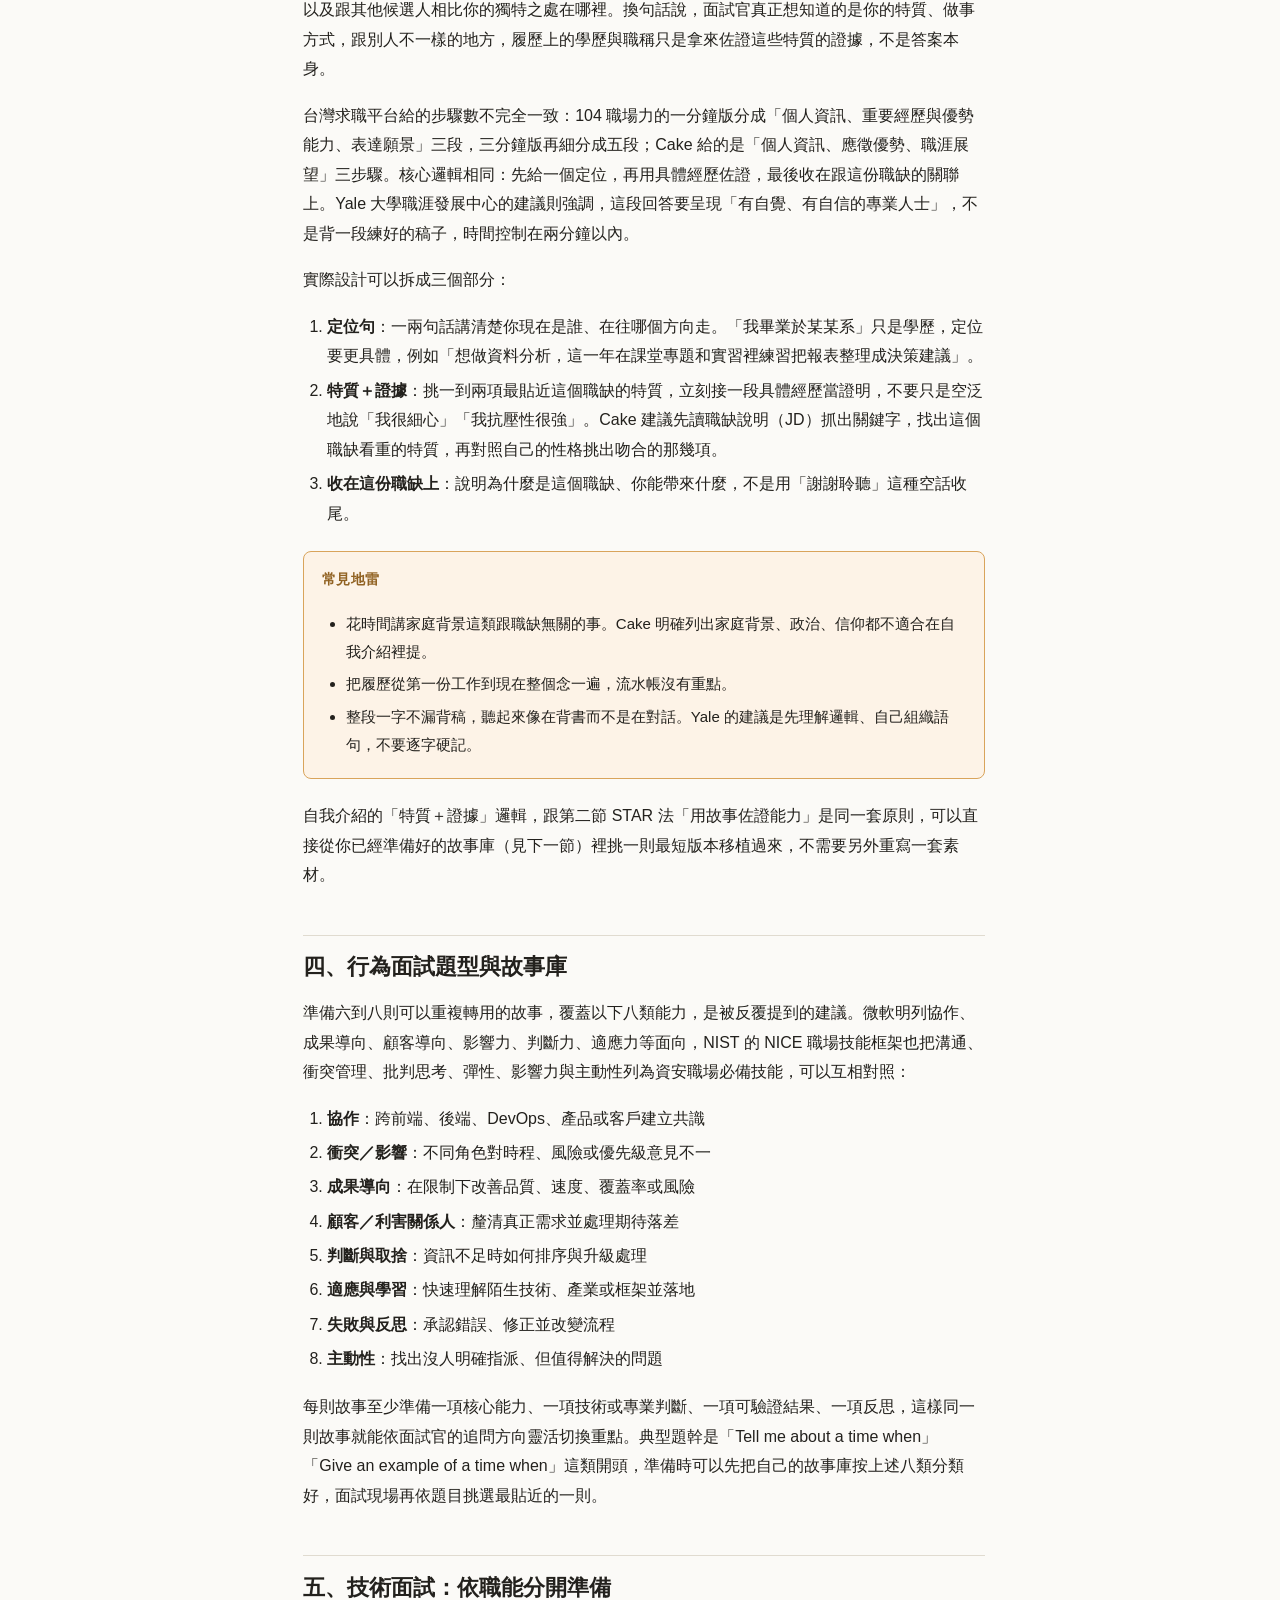
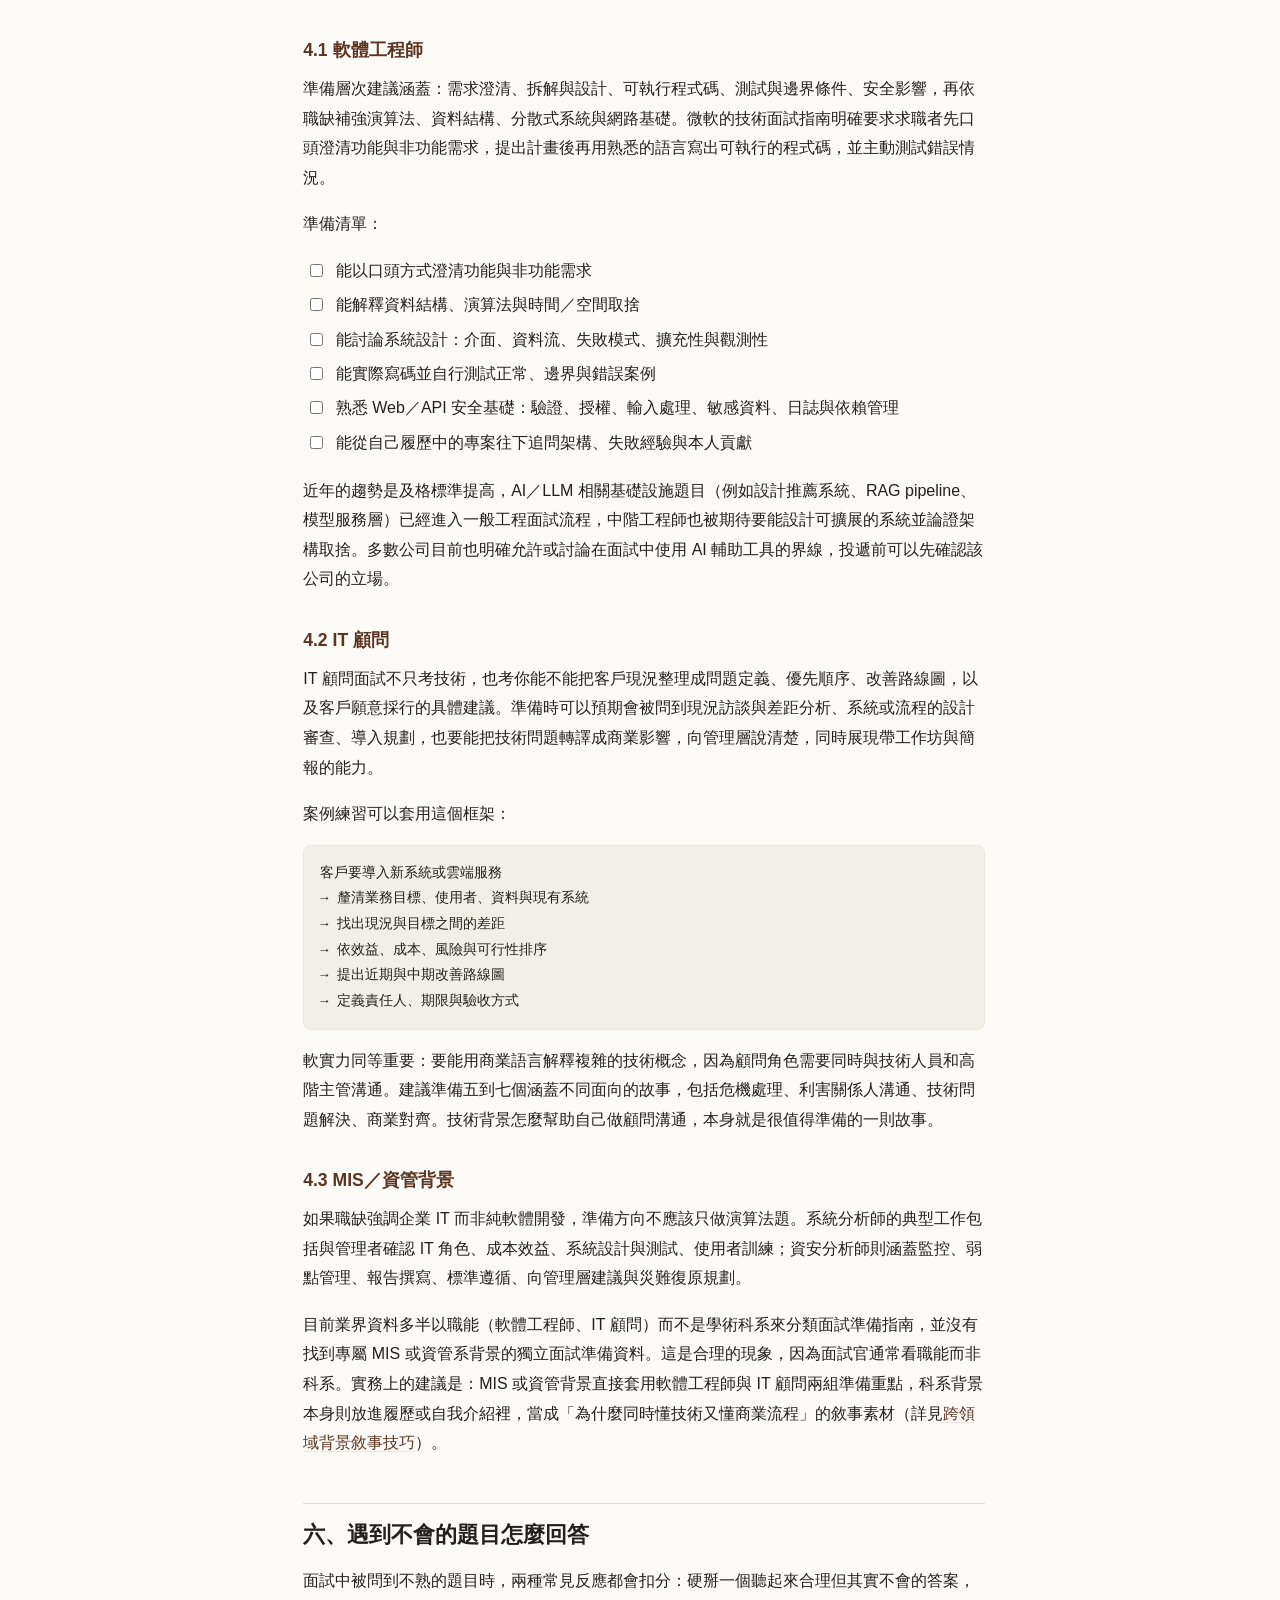
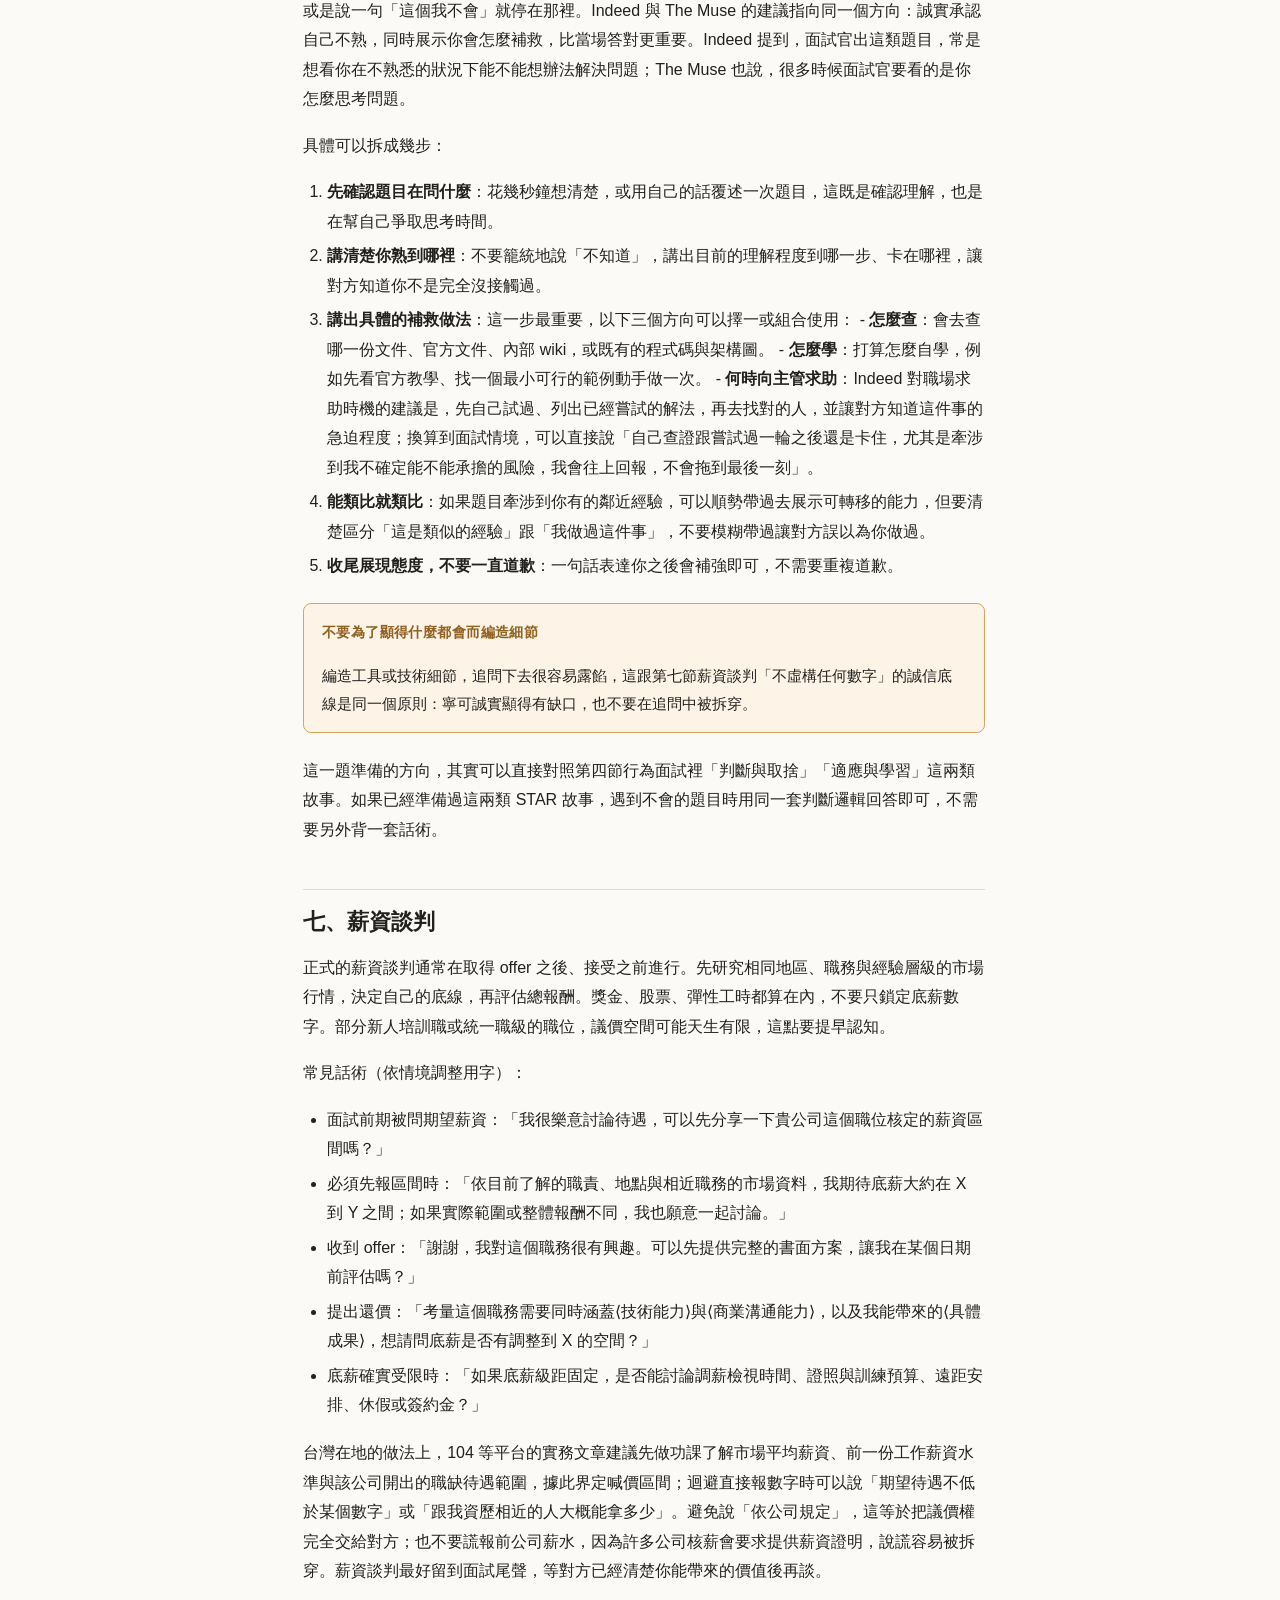
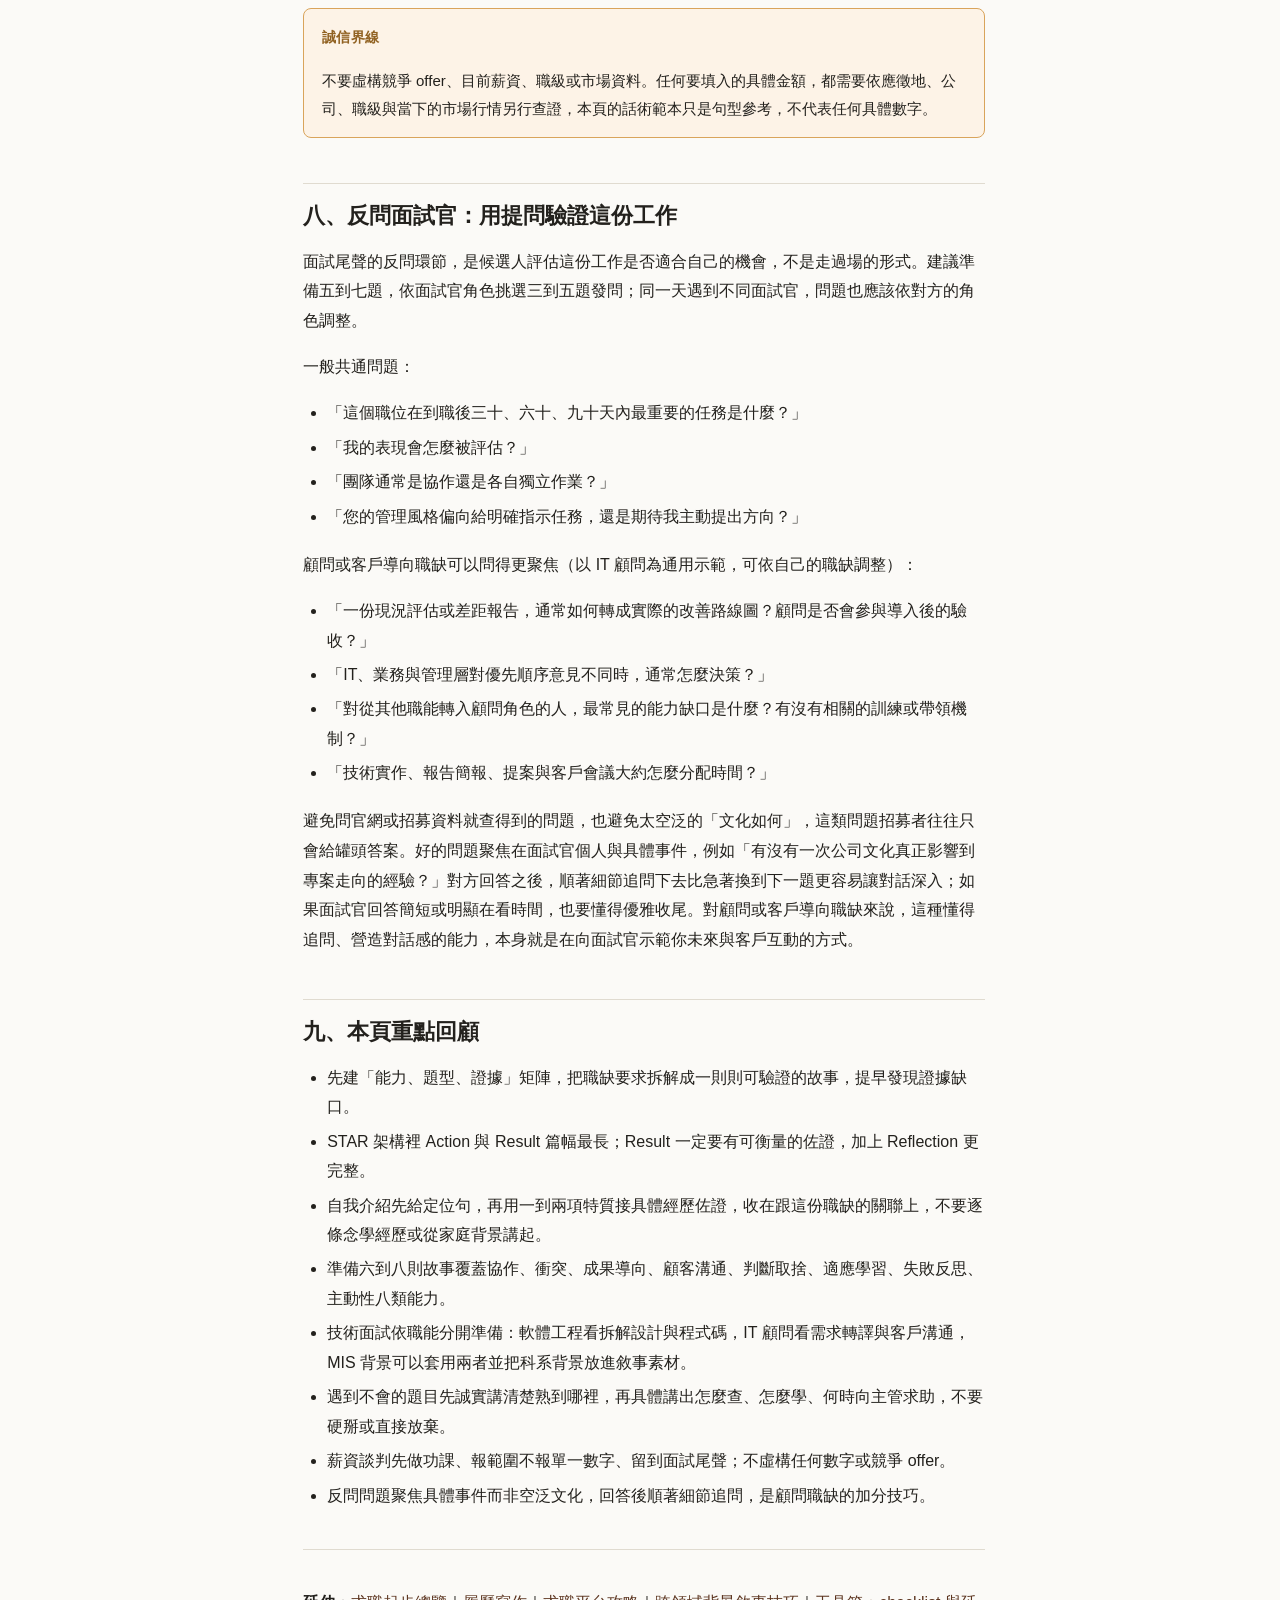
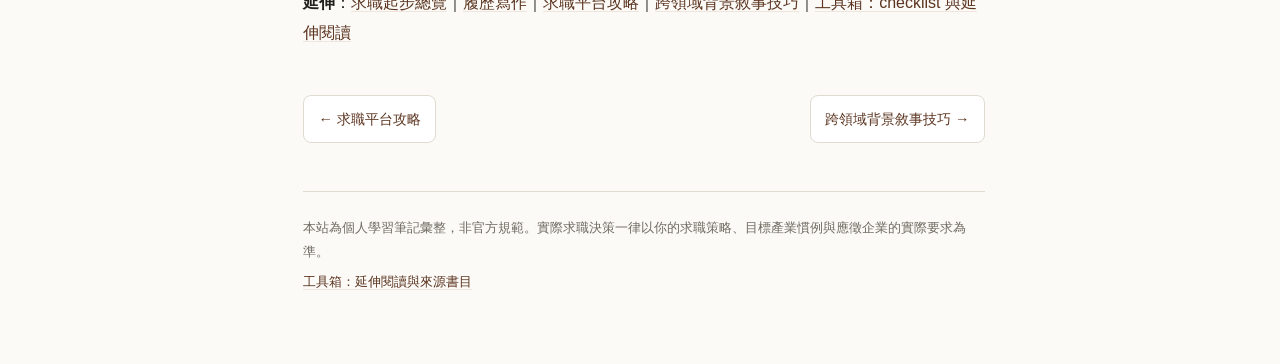
<file: pages/interview-prep.html>
<!DOCTYPE html>
<html lang="zh-Hant">
<head>
<meta charset="utf-8">
<meta name="viewport" content="width=device-width, initial-scale=1">
<title>面試準備｜求職與面試準備知識庫</title>
<meta name="description" content="STAR 法、行為面試、技術面試、談薪資、反問問題">
<link rel="icon" href="data:image/svg+xml,<svg xmlns=%22http://www.w3.org/2000/svg%22 viewBox=%220 0 100 100%22><text y=%22.9em%22 font-size=%2290%22>&#128188;</text></svg>">
<link rel="stylesheet" href="../assets/style.css">
</head>
<body>
<a class="skip" href="#main">跳到主要內容</a>
<button class="navtoggle" id="navtoggle" aria-label="開啟導覽">☰</button>
<nav class="sidenav" id="sidenav" aria-label="全站導覽">
<a class="brand" href="../index.html"><span class="brand-mark">◈</span><span class="brand-text">求職準備<br><small>知識庫</small></span></a>
<div class="navsearch"><input type="search" id="navfilter" placeholder="篩選頁面…" aria-label="篩選頁面"></div>
<div class="navsec"><h2>求職起步</h2><ul>
<li><a href="../pages/getting-started.html" data-title="求職起步總覽" data-slug="getting-started" data-updated="1790261547">求職起步總覽</a></li>
</ul></div>
<div class="navsec"><h2>履歷準備</h2><ul>
<li><a href="../pages/resume-writing.html" data-title="履歷寫作" data-slug="resume-writing" data-updated="1790346946">履歷寫作</a></li>
<li><a href="../pages/cover-letter.html" data-title="求職信撰寫" data-slug="cover-letter" data-updated="1790225473">求職信撰寫</a></li>
<li><a href="../resume-builder.html" data-title="履歷範本編輯器">履歷範本編輯器</a></li>
</ul></div>
<div class="navsec"><h2>求職平台</h2><ul>
<li><a href="../pages/platforms.html" data-title="求職平台攻略" data-slug="platforms" data-updated="1788583110">求職平台攻略</a></li>
</ul></div>
<div class="navsec"><h2>面試準備</h2><ul>
<li class="active"><a href="../pages/interview-prep.html" data-title="面試準備" data-slug="interview-prep" data-updated="1790494388">面試準備</a></li>
</ul></div>
<div class="navsec"><h2>背景敘事</h2><ul>
<li><a href="../pages/cross-domain-narrative.html" data-title="跨領域背景敘事技巧" data-slug="cross-domain-narrative" data-updated="1791209700">跨領域背景敘事技巧</a></li>
</ul></div>
<div class="navsec"><h2>工具箱</h2><ul>
<li><a href="../pages/toolbox.html" data-title="工具箱" data-slug="toolbox" data-updated="1791214447">工具箱</a></li>
</ul></div>
</nav>
<div class="wrap">
<main id="main">
<p class="crumb"><a href="../index.html">首頁</a> ／ 面試準備</p>
<article class="doc" data-updated="1790494388">
<h1>面試準備</h1>
<p class='lede'>STAR 法、行為面試、技術面試、談薪資、反問問題</p>
<blockquote>
<p>面試準備的核心不是背答案，是把「我做過什麼」轉成「我能證明什麼」。這一頁涵蓋自我介紹、STAR 法、行為面試、技術面試、遇到不會的題目、談薪與反問問題。</p>
</blockquote>
<hr />
<h2 id="一先建立能力題型證據矩陣">一、先建立「能力、題型、證據」矩陣</h2>
<p>在準備任何具體問題之前，先拆解目標職缺公告裡寫的技能、情境與成果責任，再為每一項能力準備一則可驗證的故事。密西根大學職涯中心建議標記職缺關鍵字並準備對應的證明故事，微軟的面試指南也會評估求職者的履歷、職能與技能如何轉用到新職務上。</p>
<p>建議整理成一張表，投遞前跟每場面試前都拿出來複習：</p>
<pre><code class="language-text">職缺責任 → 要證明的能力 → 可能題型 → STAR 故事 → 可查證指標 → 尚缺證據
</code></pre>
<p>這張表最大的用處，是逼你發現「尚缺證據」那一格。與其臨場編一個聽起來合理的答案，不如提早發現缺口，用接下來的準備時間補上，例如做一個小專案，或爭取一次相關的任務。</p>
<hr />
<h2 id="二star-法背景要短行動與結果要長">二、STAR 法：背景要短，行動與結果要長</h2>
<p>STAR 是 Situation（情境）、Task（任務）、Action（行動）、Result（結果）四段式的回答架構，被多所大學職涯中心與企業面試指南一致採用。</p>
<table>
<thead>
<tr>
<th>段落</th>
<th>回答內容</th>
<th>自我檢查</th>
</tr>
</thead>
<tbody>
<tr>
<td>Situation</td>
<td>系統、客戶或專案出了什麼問題</td>
<td>是否只留下理解故事所需的背景，沒有多餘細節？</td>
</tr>
<tr>
<td>Task</td>
<td>本人負責的範圍、目標與限制</td>
<td>是否區分清楚團隊任務與個人責任？</td>
</tr>
<tr>
<td>Action</td>
<td>診斷、取捨、協作、實作與驗證</td>
<td>是否說出判斷依據，而不是只說「我們做了」？</td>
</tr>
<tr>
<td>Result</td>
<td>技術成果、風險或營運影響、回饋</td>
<td>是否可驗證？如果失敗了，是否說明後續修正？</td>
</tr>
</tbody>
</table>
<p>一個常被忽略的延伸是 Reflection（反思）：學到什麼、下次會怎麼做不同。微軟等企業採用的 STAR(R) 架構就把反思納入正式的一環。Action 通常是整段回答篇幅最長的部分，建議用「我」而不是模糊的「我們」來描述決策與判斷過程；Situation 與 Task 保持簡短，把時間留給 Action 與 Result。整題控制在六十到九十秒、口說約一百五十到兩百字是常見的節奏參考，不是硬性規定。</p>
<div class="admonition tip">
<p class="admonition-title">空泛的 STAR 已經不夠用</p>
<p>有觀察指出，只套用 STAR 架構、但結果段落沒有具體數字的回答，愈來愈難讓面試官滿意。Result 段落一定要有可衡量的佐證，這跟履歷寫作要求量化的紀律是一致的，見<a href="resume-writing.html">履歷寫作</a>第二節。</p>
</div>
<hr />
<h2 id="三自我介紹怎麼設計">三、自我介紹怎麼設計</h2>
<p>自我介紹幾乎是每場面試的第一題，也定調接下來整場對話的印象。Indeed 的面試準備指南指出，面試官問這題不是要你把履歷再念一次，而是想藉此初步判斷你的資格是否切合這個職缺，以及跟其他候選人相比你的獨特之處在哪裡。換句話說，面試官真正想知道的是你的特質、做事方式，跟別人不一樣的地方，履歷上的學歷與職稱只是拿來佐證這些特質的證據，不是答案本身。</p>
<p>台灣求職平台給的步驟數不完全一致：104 職場力的一分鐘版分成「個人資訊、重要經歷與優勢能力、表達願景」三段，三分鐘版再細分成五段；Cake 給的是「個人資訊、應徵優勢、職涯展望」三步驟。核心邏輯相同：先給一個定位，再用具體經歷佐證，最後收在跟這份職缺的關聯上。Yale 大學職涯發展中心的建議則強調，這段回答要呈現「有自覺、有自信的專業人士」，不是背一段練好的稿子，時間控制在兩分鐘以內。</p>
<p>實際設計可以拆成三個部分：</p>
<ol>
<li><strong>定位句</strong>：一兩句話講清楚你現在是誰、在往哪個方向走。「我畢業於某某系」只是學歷，定位要更具體，例如「想做資料分析，這一年在課堂專題和實習裡練習把報表整理成決策建議」。</li>
<li><strong>特質＋證據</strong>：挑一到兩項最貼近這個職缺的特質，立刻接一段具體經歷當證明，不要只是空泛地說「我很細心」「我抗壓性很強」。Cake 建議先讀職缺說明（JD）抓出關鍵字，找出這個職缺看重的特質，再對照自己的性格挑出吻合的那幾項。</li>
<li><strong>收在這份職缺上</strong>：說明為什麼是這個職缺、你能帶來什麼，不是用「謝謝聆聽」這種空話收尾。</li>
</ol>
<div class="admonition warning">
<p class="admonition-title">常見地雷</p>
<ul>
<li>花時間講家庭背景這類跟職缺無關的事。Cake 明確列出家庭背景、政治、信仰都不適合在自我介紹裡提。</li>
<li>把履歷從第一份工作到現在整個念一遍，流水帳沒有重點。</li>
<li>整段一字不漏背稿，聽起來像在背書而不是在對話。Yale 的建議是先理解邏輯、自己組織語句，不要逐字硬記。</li>
</ul>
</div>
<p>自我介紹的「特質＋證據」邏輯，跟第二節 STAR 法「用故事佐證能力」是同一套原則，可以直接從你已經準備好的故事庫（見下一節）裡挑一則最短版本移植過來，不需要另外重寫一套素材。</p>
<hr />
<h2 id="四行為面試題型與故事庫">四、行為面試題型與故事庫</h2>
<p>準備六到八則可以重複轉用的故事，覆蓋以下八類能力，是被反覆提到的建議。微軟明列協作、成果導向、顧客導向、影響力、判斷力、適應力等面向，NIST 的 NICE 職場技能框架也把溝通、衝突管理、批判思考、彈性、影響力與主動性列為資安職場必備技能，可以互相對照：</p>
<ol>
<li><strong>協作</strong>：跨前端、後端、DevOps、產品或客戶建立共識</li>
<li><strong>衝突／影響</strong>：不同角色對時程、風險或優先級意見不一</li>
<li><strong>成果導向</strong>：在限制下改善品質、速度、覆蓋率或風險</li>
<li><strong>顧客／利害關係人</strong>：釐清真正需求並處理期待落差</li>
<li><strong>判斷與取捨</strong>：資訊不足時如何排序與升級處理</li>
<li><strong>適應與學習</strong>：快速理解陌生技術、產業或框架並落地</li>
<li><strong>失敗與反思</strong>：承認錯誤、修正並改變流程</li>
<li><strong>主動性</strong>：找出沒人明確指派、但值得解決的問題</li>
</ol>
<p>每則故事至少準備一項核心能力、一項技術或專業判斷、一項可驗證結果、一項反思，這樣同一則故事就能依面試官的追問方向靈活切換重點。典型題幹是「Tell me about a time when」「Give an example of a time when」這類開頭，準備時可以先把自己的故事庫按上述八類分類好，面試現場再依題目挑選最貼近的一則。</p>
<hr />
<h2 id="五技術面試依職能分開準備">五、技術面試：依職能分開準備</h2>
<h3 id="41-軟體工程師">4.1 軟體工程師</h3>
<p>準備層次建議涵蓋：需求澄清、拆解與設計、可執行程式碼、測試與邊界條件、安全影響，再依職缺補強演算法、資料結構、分散式系統與網路基礎。微軟的技術面試指南明確要求求職者先口頭澄清功能與非功能需求，提出計畫後再用熟悉的語言寫出可執行的程式碼，並主動測試錯誤情況。</p>
<p>準備清單：</p>
<ul>
<li class="chk"><label><input type="checkbox"> 能以口頭方式澄清功能與非功能需求</label></li>
<li class="chk"><label><input type="checkbox"> 能解釋資料結構、演算法與時間／空間取捨</label></li>
<li class="chk"><label><input type="checkbox"> 能討論系統設計：介面、資料流、失敗模式、擴充性與觀測性</label></li>
<li class="chk"><label><input type="checkbox"> 能實際寫碼並自行測試正常、邊界與錯誤案例</label></li>
<li class="chk"><label><input type="checkbox"> 熟悉 Web／API 安全基礎：驗證、授權、輸入處理、敏感資料、日誌與依賴管理</label></li>
<li class="chk"><label><input type="checkbox"> 能從自己履歷中的專案往下追問架構、失敗經驗與本人貢獻</label></li>
</ul>
<p>近年的趨勢是及格標準提高，AI／LLM 相關基礎設施題目（例如設計推薦系統、RAG pipeline、模型服務層）已經進入一般工程面試流程，中階工程師也被期待要能設計可擴展的系統並論證架構取捨。多數公司目前也明確允許或討論在面試中使用 AI 輔助工具的界線，投遞前可以先確認該公司的立場。</p>
<h3 id="42-it-顧問">4.2 IT 顧問</h3>
<p>IT 顧問面試不只考技術，也考你能不能把客戶現況整理成問題定義、優先順序、改善路線圖，以及客戶願意採行的具體建議。準備時可以預期會被問到現況訪談與差距分析、系統或流程的設計審查、導入規劃，也要能把技術問題轉譯成商業影響，向管理層說清楚，同時展現帶工作坊與簡報的能力。</p>
<p>案例練習可以套用這個框架：</p>
<pre><code class="language-text">客戶要導入新系統或雲端服務
→ 釐清業務目標、使用者、資料與現有系統
→ 找出現況與目標之間的差距
→ 依效益、成本、風險與可行性排序
→ 提出近期與中期改善路線圖
→ 定義責任人、期限與驗收方式
</code></pre>
<p>軟實力同等重要：要能用商業語言解釋複雜的技術概念，因為顧問角色需要同時與技術人員和高階主管溝通。建議準備五到七個涵蓋不同面向的故事，包括危機處理、利害關係人溝通、技術問題解決、商業對齊。技術背景怎麼幫助自己做顧問溝通，本身就是很值得準備的一則故事。</p>
<h3 id="43-mis資管背景">4.3 MIS／資管背景</h3>
<p>如果職缺強調企業 IT 而非純軟體開發，準備方向不應該只做演算法題。系統分析師的典型工作包括與管理者確認 IT 角色、成本效益、系統設計與測試、使用者訓練；資安分析師則涵蓋監控、弱點管理、報告撰寫、標準遵循、向管理層建議與災難復原規劃。</p>
<p>目前業界資料多半以職能（軟體工程師、IT 顧問）而不是學術科系來分類面試準備指南，並沒有找到專屬 MIS 或資管系背景的獨立面試準備資料。這是合理的現象，因為面試官通常看職能而非科系。實務上的建議是：MIS 或資管背景直接套用軟體工程師與 IT 顧問兩組準備重點，科系背景本身則放進履歷或自我介紹裡，當成「為什麼同時懂技術又懂商業流程」的敘事素材（詳見<a href="cross-domain-narrative.html">跨領域背景敘事技巧</a>）。</p>
<hr />
<h2 id="六遇到不會的題目怎麼回答">六、遇到不會的題目怎麼回答</h2>
<p>面試中被問到不熟的題目時，兩種常見反應都會扣分：硬掰一個聽起來合理但其實不會的答案，或是說一句「這個我不會」就停在那裡。Indeed 與 The Muse 的建議指向同一個方向：誠實承認自己不熟，同時展示你會怎麼補救，比當場答對更重要。Indeed 提到，面試官出這類題目，常是想看你在不熟悉的狀況下能不能想辦法解決問題；The Muse 也說，很多時候面試官要看的是你怎麼思考問題。</p>
<p>具體可以拆成幾步：</p>
<ol>
<li><strong>先確認題目在問什麼</strong>：花幾秒鐘想清楚，或用自己的話覆述一次題目，這既是確認理解，也是在幫自己爭取思考時間。</li>
<li><strong>講清楚你熟到哪裡</strong>：不要籠統地說「不知道」，講出目前的理解程度到哪一步、卡在哪裡，讓對方知道你不是完全沒接觸過。</li>
<li><strong>講出具體的補救做法</strong>：這一步最重要，以下三個方向可以擇一或組合使用：
   - <strong>怎麼查</strong>：會去查哪一份文件、官方文件、內部 wiki，或既有的程式碼與架構圖。
   - <strong>怎麼學</strong>：打算怎麼自學，例如先看官方教學、找一個最小可行的範例動手做一次。
   - <strong>何時向主管求助</strong>：Indeed 對職場求助時機的建議是，先自己試過、列出已經嘗試的解法，再去找對的人，並讓對方知道這件事的急迫程度；換算到面試情境，可以直接說「自己查證跟嘗試過一輪之後還是卡住，尤其是牽涉到我不確定能不能承擔的風險，我會往上回報，不會拖到最後一刻」。</li>
<li><strong>能類比就類比</strong>：如果題目牽涉到你有的鄰近經驗，可以順勢帶過去展示可轉移的能力，但要清楚區分「這是類似的經驗」跟「我做過這件事」，不要模糊帶過讓對方誤以為你做過。</li>
<li><strong>收尾展現態度，不要一直道歉</strong>：一句話表達你之後會補強即可，不需要重複道歉。</li>
</ol>
<div class="admonition danger">
<p class="admonition-title">不要為了顯得什麼都會而編造細節</p>
<p>編造工具或技術細節，追問下去很容易露餡，這跟第七節薪資談判「不虛構任何數字」的誠信底線是同一個原則：寧可誠實顯得有缺口，也不要在追問中被拆穿。</p>
</div>
<p>這一題準備的方向，其實可以直接對照第四節行為面試裡「判斷與取捨」「適應與學習」這兩類故事。如果已經準備過這兩類 STAR 故事，遇到不會的題目時用同一套判斷邏輯回答即可，不需要另外背一套話術。</p>
<hr />
<h2 id="七薪資談判">七、薪資談判</h2>
<p>正式的薪資談判通常在取得 offer 之後、接受之前進行。先研究相同地區、職務與經驗層級的市場行情，決定自己的底線，再評估總報酬。獎金、股票、彈性工時都算在內，不要只鎖定底薪數字。部分新人培訓職或統一職級的職位，議價空間可能天生有限，這點要提早認知。</p>
<p>常見話術（依情境調整用字）：</p>
<ul>
<li>面試前期被問期望薪資：「我很樂意討論待遇，可以先分享一下貴公司這個職位核定的薪資區間嗎？」</li>
<li>必須先報區間時：「依目前了解的職責、地點與相近職務的市場資料，我期待底薪大約在 X 到 Y 之間；如果實際範圍或整體報酬不同，我也願意一起討論。」</li>
<li>收到 offer：「謝謝，我對這個職務很有興趣。可以先提供完整的書面方案，讓我在某個日期前評估嗎？」</li>
<li>提出還價：「考量這個職務需要同時涵蓋⟨技術能力⟩與⟨商業溝通能力⟩，以及我能帶來的⟨具體成果⟩，想請問底薪是否有調整到 X 的空間？」</li>
<li>底薪確實受限時：「如果底薪級距固定，是否能討論調薪檢視時間、證照與訓練預算、遠距安排、休假或簽約金？」</li>
</ul>
<p>台灣在地的做法上，104 等平台的實務文章建議先做功課了解市場平均薪資、前一份工作薪資水準與該公司開出的職缺待遇範圍，據此界定喊價區間；迴避直接報數字時可以說「期望待遇不低於某個數字」或「跟我資歷相近的人大概能拿多少」。避免說「依公司規定」，這等於把議價權完全交給對方；也不要謊報前公司薪水，因為許多公司核薪會要求提供薪資證明，說謊容易被拆穿。薪資談判最好留到面試尾聲，等對方已經清楚你能帶來的價值後再談。</p>
<div class="admonition warning">
<p class="admonition-title">誠信界線</p>
<p>不要虛構競爭 offer、目前薪資、職級或市場資料。任何要填入的具體金額，都需要依應徵地、公司、職級與當下的市場行情另行查證，本頁的話術範本只是句型參考，不代表任何具體數字。</p>
</div>
<hr />
<h2 id="八反問面試官用提問驗證這份工作">八、反問面試官：用提問驗證這份工作</h2>
<p>面試尾聲的反問環節，是候選人評估這份工作是否適合自己的機會，不是走過場的形式。建議準備五到七題，依面試官角色挑選三到五題發問；同一天遇到不同面試官，問題也應該依對方的角色調整。</p>
<p>一般共通問題：</p>
<ul>
<li>「這個職位在到職後三十、六十、九十天內最重要的任務是什麼？」</li>
<li>「我的表現會怎麼被評估？」</li>
<li>「團隊通常是協作還是各自獨立作業？」</li>
<li>「您的管理風格偏向給明確指示任務，還是期待我主動提出方向？」</li>
</ul>
<p>顧問或客戶導向職缺可以問得更聚焦（以 IT 顧問為通用示範，可依自己的職缺調整）：</p>
<ul>
<li>「一份現況評估或差距報告，通常如何轉成實際的改善路線圖？顧問是否會參與導入後的驗收？」</li>
<li>「IT、業務與管理層對優先順序意見不同時，通常怎麼決策？」</li>
<li>「對從其他職能轉入顧問角色的人，最常見的能力缺口是什麼？有沒有相關的訓練或帶領機制？」</li>
<li>「技術實作、報告簡報、提案與客戶會議大約怎麼分配時間？」</li>
</ul>
<p>避免問官網或招募資料就查得到的問題，也避免太空泛的「文化如何」，這類問題招募者往往只會給罐頭答案。好的問題聚焦在面試官個人與具體事件，例如「有沒有一次公司文化真正影響到專案走向的經驗？」對方回答之後，順著細節追問下去比急著換到下一題更容易讓對話深入；如果面試官回答簡短或明顯在看時間，也要懂得優雅收尾。對顧問或客戶導向職缺來說，這種懂得追問、營造對話感的能力，本身就是在向面試官示範你未來與客戶互動的方式。</p>
<hr />
<h2 id="九本頁重點回顧">九、本頁重點回顧</h2>
<ul>
<li>先建「能力、題型、證據」矩陣，把職缺要求拆解成一則則可驗證的故事，提早發現證據缺口。</li>
<li>STAR 架構裡 Action 與 Result 篇幅最長；Result 一定要有可衡量的佐證，加上 Reflection 更完整。</li>
<li>自我介紹先給定位句，再用一到兩項特質接具體經歷佐證，收在跟這份職缺的關聯上，不要逐條念學經歷或從家庭背景講起。</li>
<li>準備六到八則故事覆蓋協作、衝突、成果導向、顧客溝通、判斷取捨、適應學習、失敗反思、主動性八類能力。</li>
<li>技術面試依職能分開準備：軟體工程看拆解設計與程式碼，IT 顧問看需求轉譯與客戶溝通，MIS 背景可以套用兩者並把科系背景放進敘事素材。</li>
<li>遇到不會的題目先誠實講清楚熟到哪裡，再具體講出怎麼查、怎麼學、何時向主管求助，不要硬掰或直接放棄。</li>
<li>薪資談判先做功課、報範圍不報單一數字、留到面試尾聲；不虛構任何數字或競爭 offer。</li>
<li>反問問題聚焦具體事件而非空泛文化，回答後順著細節追問，是顧問職缺的加分技巧。</li>
</ul>
<hr />
<p><strong>延伸</strong>：<a href="getting-started.html">求職起步總覽</a>｜<a href="resume-writing.html">履歷寫作</a>｜<a href="platforms.html">求職平台攻略</a>｜<a href="cross-domain-narrative.html">跨領域背景敘事技巧</a>｜<a href="toolbox.html">工具箱：checklist 與延伸閱讀</a></p>
</article>
<nav class="pager"><a class="prev" href="platforms.html">← 求職平台攻略</a><a class="next" href="cross-domain-narrative.html">跨領域背景敘事技巧 →</a></nav>
<footer class="foot">
<p>本站為個人學習筆記彙整，非官方規範。實際求職決策一律以你的求職策略、目標產業慣例與應徵企業的實際要求為準。</p>
<p><a href="../pages/toolbox.html">工具箱：延伸閱讀與來源書目</a></p>
</footer>
</main>
<aside class="toc" id="toc"><h2>本頁目錄</h2><div class="toc-body">
<ul>
<li><a href="#一先建立能力題型證據矩陣">一、先建立「能力、題型、證據」矩陣</a></li>
<li><a href="#二star-法背景要短行動與結果要長">二、STAR 法：背景要短，行動與結果要長</a></li>
<li><a href="#三自我介紹怎麼設計">三、自我介紹怎麼設計</a></li>
<li><a href="#四行為面試題型與故事庫">四、行為面試題型與故事庫</a></li>
<li><a href="#五技術面試依職能分開準備">五、技術面試：依職能分開準備</a><ul>
<li><a href="#41-軟體工程師">4.1 軟體工程師</a></li>
<li><a href="#42-it-顧問">4.2 IT 顧問</a></li>
<li><a href="#43-mis資管背景">4.3 MIS／資管背景</a></li>
</ul>
</li>
<li><a href="#六遇到不會的題目怎麼回答">六、遇到不會的題目怎麼回答</a></li>
<li><a href="#七薪資談判">七、薪資談判</a></li>
<li><a href="#八反問面試官用提問驗證這份工作">八、反問面試官：用提問驗證這份工作</a></li>
<li><a href="#九本頁重點回顧">九、本頁重點回顧</a></li>
</ul>
</div>
</aside>
</div>
<script src="../assets/site.js"></script>
<script>(function(){var m={"_1":"一先建立能力題型證據矩陣","star":"二star-法背景要短行動與結果要長","_2":"三自我介紹怎麼設計","_3":"四行為面試題型與故事庫","_4":"五技術面試依職能分開準備","41":"41-軟體工程師","42-it":"42-it-顧問","43-mis":"43-mis資管背景","_5":"六遇到不會的題目怎麼回答","_6":"七薪資談判","_7":"八反問面試官用提問驗證這份工作","_8":"九本頁重點回顧"};function f(){var h=decodeURIComponent(location.hash.slice(1));if(h&&m[h]&&!document.getElementById(h)){var n=m[h];history.replaceState(null,"","#"+encodeURIComponent(n));var g=function(){var e=document.getElementById(n);if(e)e.scrollIntoView();};document.readyState==="complete"?g():addEventListener("load",g);}}f();addEventListener("hashchange",f);})();</script>
</body>
</html>
</file>
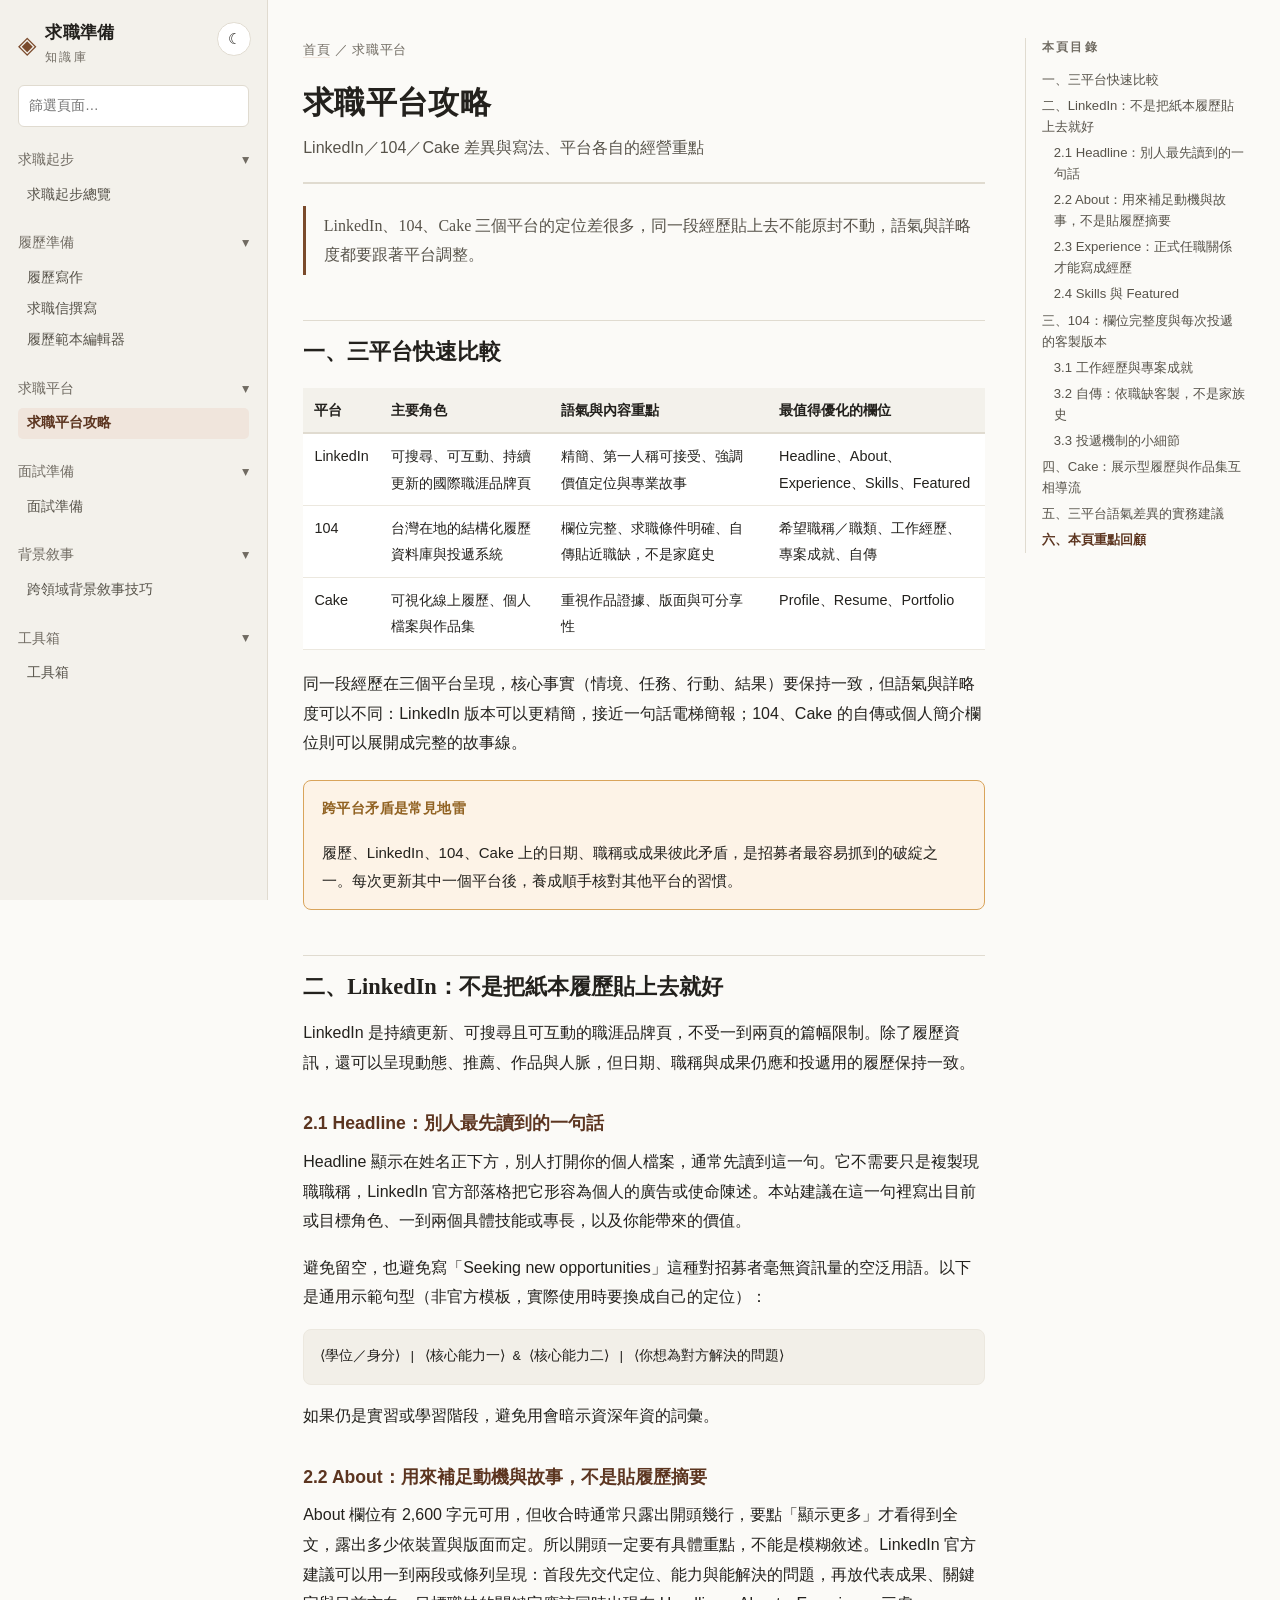
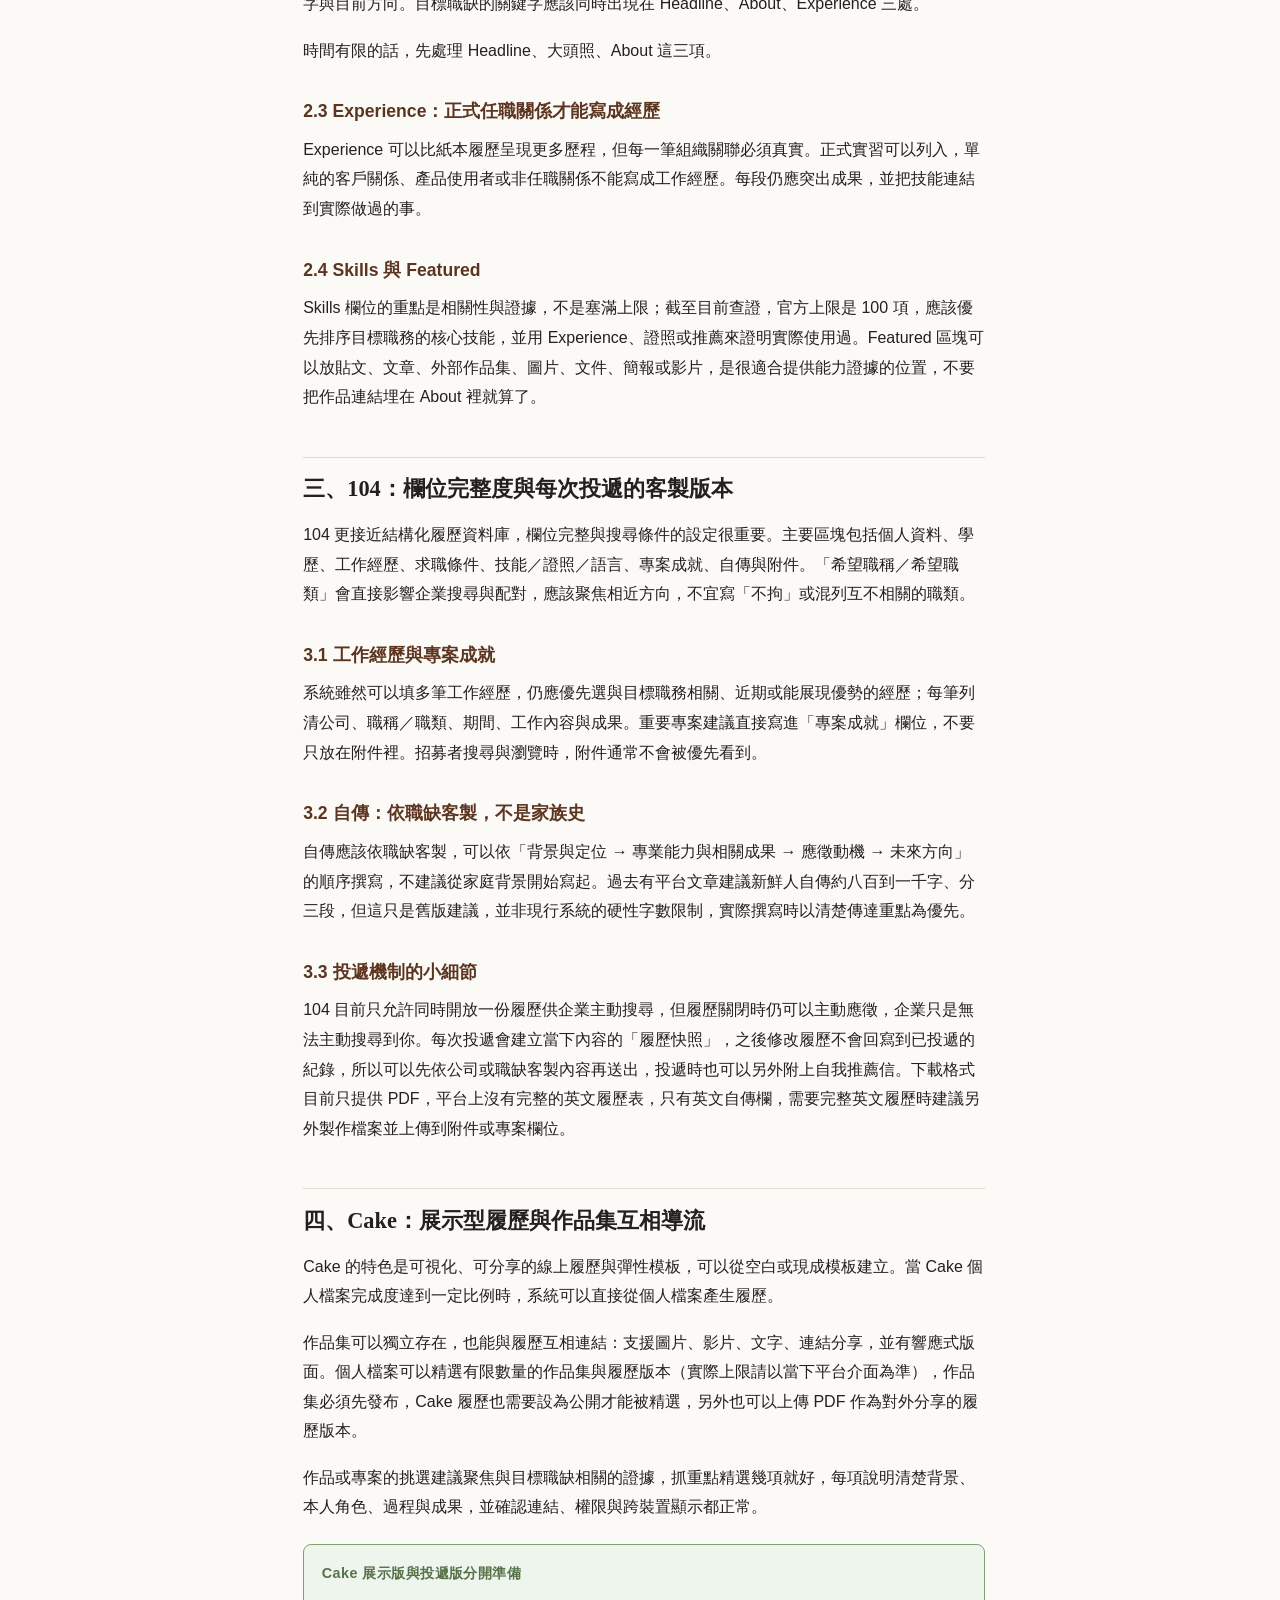
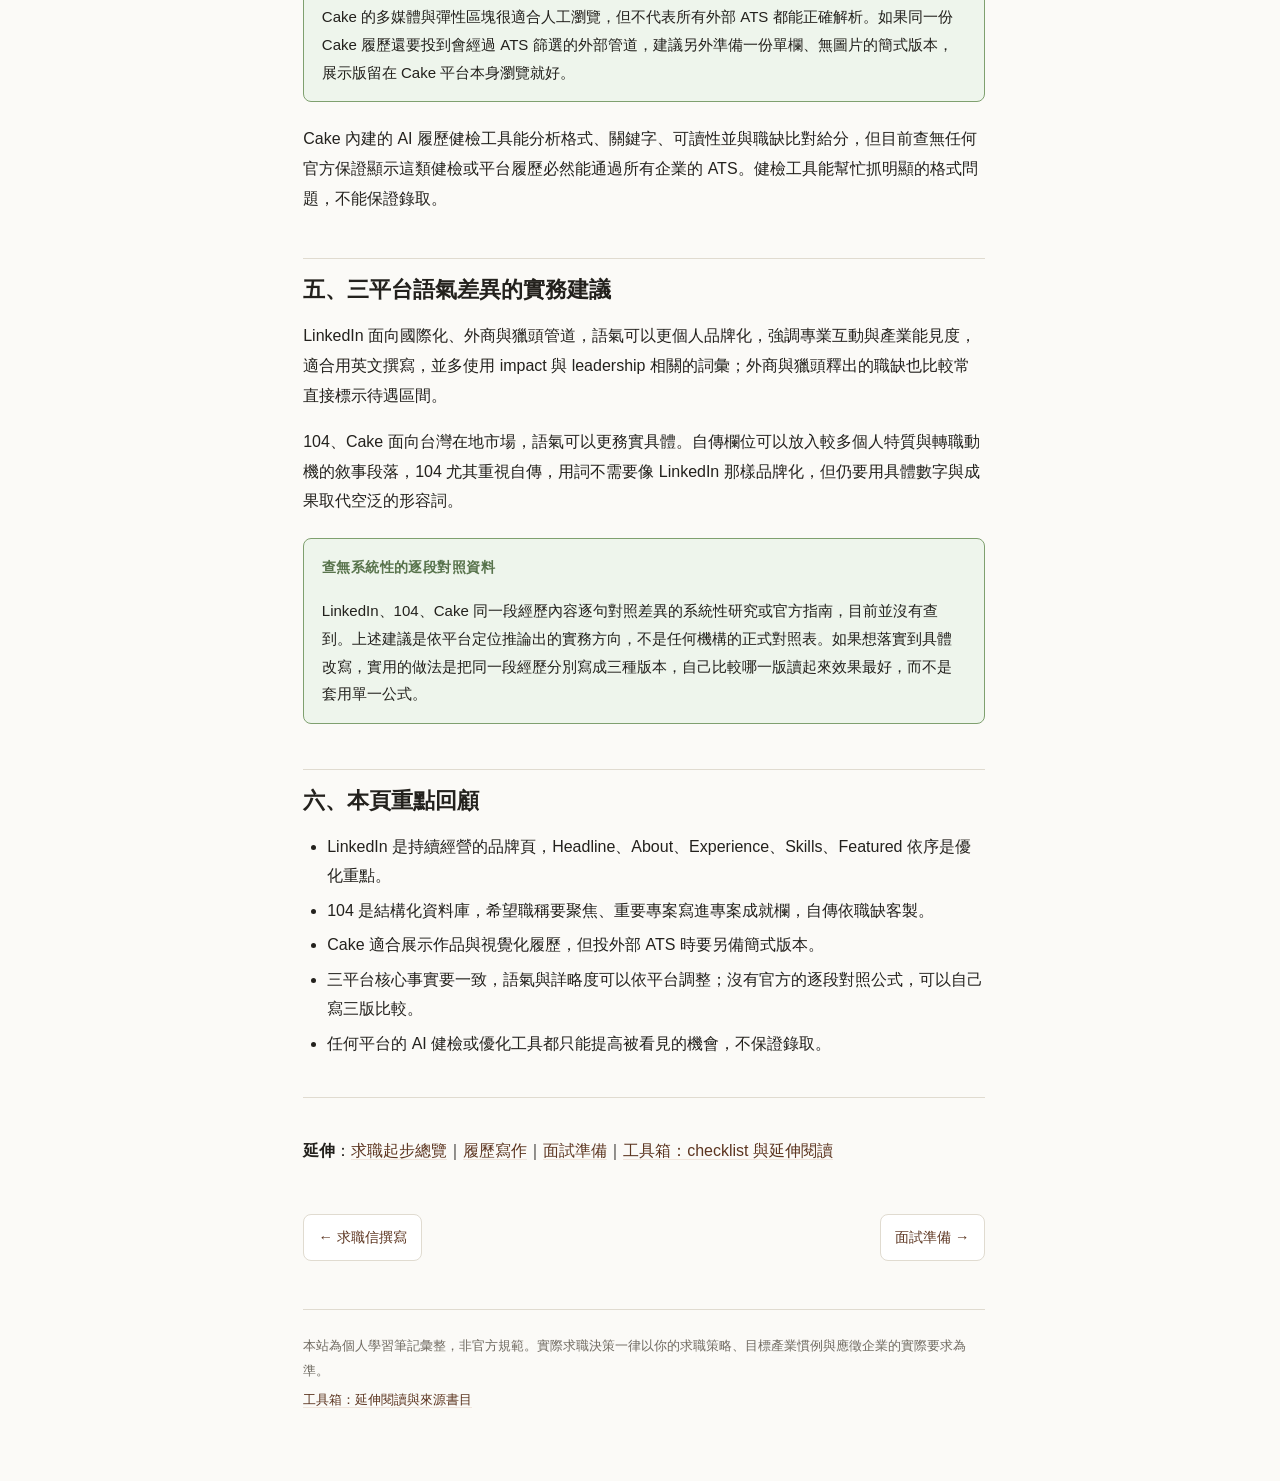
<file: pages/platforms.html>
<!DOCTYPE html>
<html lang="zh-Hant">
<head>
<meta charset="utf-8">
<meta name="viewport" content="width=device-width, initial-scale=1">
<title>求職平台攻略｜求職與面試準備知識庫</title>
<meta name="description" content="LinkedIn／104／Cake 差異與寫法、平台各自的經營重點">
<link rel="icon" href="data:image/svg+xml,<svg xmlns=%22http://www.w3.org/2000/svg%22 viewBox=%220 0 100 100%22><text y=%22.9em%22 font-size=%2290%22>&#128188;</text></svg>">
<link rel="stylesheet" href="../assets/style.css">
</head>
<body>
<a class="skip" href="#main">跳到主要內容</a>
<button class="navtoggle" id="navtoggle" aria-label="開啟導覽">☰</button>
<nav class="sidenav" id="sidenav" aria-label="全站導覽">
<a class="brand" href="../index.html"><span class="brand-mark">◈</span><span class="brand-text">求職準備<br><small>知識庫</small></span></a>
<div class="navsearch"><input type="search" id="navfilter" placeholder="篩選頁面…" aria-label="篩選頁面"></div>
<div class="navsec"><h2>求職起步</h2><ul>
<li><a href="../pages/getting-started.html" data-title="求職起步總覽" data-slug="getting-started" data-updated="1790261547">求職起步總覽</a></li>
</ul></div>
<div class="navsec"><h2>履歷準備</h2><ul>
<li><a href="../pages/resume-writing.html" data-title="履歷寫作" data-slug="resume-writing" data-updated="1790346946">履歷寫作</a></li>
<li><a href="../pages/cover-letter.html" data-title="求職信撰寫" data-slug="cover-letter" data-updated="1790225473">求職信撰寫</a></li>
<li><a href="../resume-builder.html" data-title="履歷範本編輯器">履歷範本編輯器</a></li>
</ul></div>
<div class="navsec"><h2>求職平台</h2><ul>
<li class="active"><a href="../pages/platforms.html" data-title="求職平台攻略" data-slug="platforms" data-updated="1788583110">求職平台攻略</a></li>
</ul></div>
<div class="navsec"><h2>面試準備</h2><ul>
<li><a href="../pages/interview-prep.html" data-title="面試準備" data-slug="interview-prep" data-updated="1790494388">面試準備</a></li>
</ul></div>
<div class="navsec"><h2>背景敘事</h2><ul>
<li><a href="../pages/cross-domain-narrative.html" data-title="跨領域背景敘事技巧" data-slug="cross-domain-narrative" data-updated="1791209700">跨領域背景敘事技巧</a></li>
</ul></div>
<div class="navsec"><h2>工具箱</h2><ul>
<li><a href="../pages/toolbox.html" data-title="工具箱" data-slug="toolbox" data-updated="1791214447">工具箱</a></li>
</ul></div>
</nav>
<div class="wrap">
<main id="main">
<p class="crumb"><a href="../index.html">首頁</a> ／ 求職平台</p>
<article class="doc" data-updated="1788583110">
<h1>求職平台攻略</h1>
<p class='lede'>LinkedIn／104／Cake 差異與寫法、平台各自的經營重點</p>
<blockquote>
<p>LinkedIn、104、Cake 三個平台的定位差很多，同一段經歷貼上去不能原封不動，語氣與詳略度都要跟著平台調整。</p>
</blockquote>
<hr />
<h2 id="一三平台快速比較">一、三平台快速比較</h2>
<table>
<thead>
<tr>
<th>平台</th>
<th>主要角色</th>
<th>語氣與內容重點</th>
<th>最值得優化的欄位</th>
</tr>
</thead>
<tbody>
<tr>
<td>LinkedIn</td>
<td>可搜尋、可互動、持續更新的國際職涯品牌頁</td>
<td>精簡、第一人稱可接受、強調價值定位與專業故事</td>
<td>Headline、About、Experience、Skills、Featured</td>
</tr>
<tr>
<td>104</td>
<td>台灣在地的結構化履歷資料庫與投遞系統</td>
<td>欄位完整、求職條件明確、自傳貼近職缺，不是家庭史</td>
<td>希望職稱／職類、工作經歷、專案成就、自傳</td>
</tr>
<tr>
<td>Cake</td>
<td>可視化線上履歷、個人檔案與作品集</td>
<td>重視作品證據、版面與可分享性</td>
<td>Profile、Resume、Portfolio</td>
</tr>
</tbody>
</table>
<p>同一段經歷在三個平台呈現，核心事實（情境、任務、行動、結果）要保持一致，但語氣與詳略度可以不同：LinkedIn 版本可以更精簡，接近一句話電梯簡報；104、Cake 的自傳或個人簡介欄位則可以展開成完整的故事線。</p>
<div class="admonition warning">
<p class="admonition-title">跨平台矛盾是常見地雷</p>
<p>履歷、LinkedIn、104、Cake 上的日期、職稱或成果彼此矛盾，是招募者最容易抓到的破綻之一。每次更新其中一個平台後，養成順手核對其他平台的習慣。</p>
</div>
<hr />
<h2 id="二linkedin不是把紙本履歷貼上去就好">二、LinkedIn：不是把紙本履歷貼上去就好</h2>
<p>LinkedIn 是持續更新、可搜尋且可互動的職涯品牌頁，不受一到兩頁的篇幅限制。除了履歷資訊，還可以呈現動態、推薦、作品與人脈，但日期、職稱與成果仍應和投遞用的履歷保持一致。</p>
<h3 id="21-headline別人最先讀到的一句話">2.1 Headline：別人最先讀到的一句話</h3>
<p>Headline 顯示在姓名正下方，別人打開你的個人檔案，通常先讀到這一句。它不需要只是複製現職職稱，LinkedIn 官方部落格把它形容為個人的廣告或使命陳述。本站建議在這一句裡寫出目前或目標角色、一到兩個具體技能或專長，以及你能帶來的價值。</p>
<p>避免留空，也避免寫「Seeking new opportunities」這種對招募者毫無資訊量的空泛用語。以下是通用示範句型（非官方模板，實際使用時要換成自己的定位）：</p>
<pre><code class="language-text">⟨學位／身分⟩ | ⟨核心能力一⟩ &amp; ⟨核心能力二⟩ | ⟨你想為對方解決的問題⟩
</code></pre>
<p>如果仍是實習或學習階段，避免用會暗示資深年資的詞彙。</p>
<h3 id="22-about用來補足動機與故事不是貼履歷摘要">2.2 About：用來補足動機與故事，不是貼履歷摘要</h3>
<p>About 欄位有 2,600 字元可用，但收合時通常只露出開頭幾行，要點「顯示更多」才看得到全文，露出多少依裝置與版面而定。所以開頭一定要有具體重點，不能是模糊敘述。LinkedIn 官方建議可以用一到兩段或條列呈現：首段先交代定位、能力與能解決的問題，再放代表成果、關鍵字與目前方向。目標職缺的關鍵字應該同時出現在 Headline、About、Experience 三處。</p>
<p>時間有限的話，先處理 Headline、大頭照、About 這三項。</p>
<h3 id="23-experience正式任職關係才能寫成經歷">2.3 Experience：正式任職關係才能寫成經歷</h3>
<p>Experience 可以比紙本履歷呈現更多歷程，但每一筆組織關聯必須真實。正式實習可以列入，單純的客戶關係、產品使用者或非任職關係不能寫成工作經歷。每段仍應突出成果，並把技能連結到實際做過的事。</p>
<h3 id="24-skills-與-featured">2.4 Skills 與 Featured</h3>
<p>Skills 欄位的重點是相關性與證據，不是塞滿上限；截至目前查證，官方上限是 100 項，應該優先排序目標職務的核心技能，並用 Experience、證照或推薦來證明實際使用過。Featured 區塊可以放貼文、文章、外部作品集、圖片、文件、簡報或影片，是很適合提供能力證據的位置，不要把作品連結埋在 About 裡就算了。</p>
<hr />
<h2 id="三104欄位完整度與每次投遞的客製版本">三、104：欄位完整度與每次投遞的客製版本</h2>
<p>104 更接近結構化履歷資料庫，欄位完整與搜尋條件的設定很重要。主要區塊包括個人資料、學歷、工作經歷、求職條件、技能／證照／語言、專案成就、自傳與附件。「希望職稱／希望職類」會直接影響企業搜尋與配對，應該聚焦相近方向，不宜寫「不拘」或混列互不相關的職類。</p>
<h3 id="31-工作經歷與專案成就">3.1 工作經歷與專案成就</h3>
<p>系統雖然可以填多筆工作經歷，仍應優先選與目標職務相關、近期或能展現優勢的經歷；每筆列清公司、職稱／職類、期間、工作內容與成果。重要專案建議直接寫進「專案成就」欄位，不要只放在附件裡。招募者搜尋與瀏覽時，附件通常不會被優先看到。</p>
<h3 id="32-自傳依職缺客製不是家族史">3.2 自傳：依職缺客製，不是家族史</h3>
<p>自傳應該依職缺客製，可以依「背景與定位 → 專業能力與相關成果 → 應徵動機 → 未來方向」的順序撰寫，不建議從家庭背景開始寫起。過去有平台文章建議新鮮人自傳約八百到一千字、分三段，但這只是舊版建議，並非現行系統的硬性字數限制，實際撰寫時以清楚傳達重點為優先。</p>
<h3 id="33-投遞機制的小細節">3.3 投遞機制的小細節</h3>
<p>104 目前只允許同時開放一份履歷供企業主動搜尋，但履歷關閉時仍可以主動應徵，企業只是無法主動搜尋到你。每次投遞會建立當下內容的「履歷快照」，之後修改履歷不會回寫到已投遞的紀錄，所以可以先依公司或職缺客製內容再送出，投遞時也可以另外附上自我推薦信。下載格式目前只提供 PDF，平台上沒有完整的英文履歷表，只有英文自傳欄，需要完整英文履歷時建議另外製作檔案並上傳到附件或專案欄位。</p>
<hr />
<h2 id="四cake展示型履歷與作品集互相導流">四、Cake：展示型履歷與作品集互相導流</h2>
<p>Cake 的特色是可視化、可分享的線上履歷與彈性模板，可以從空白或現成模板建立。當 Cake 個人檔案完成度達到一定比例時，系統可以直接從個人檔案產生履歷。</p>
<p>作品集可以獨立存在，也能與履歷互相連結：支援圖片、影片、文字、連結分享，並有響應式版面。個人檔案可以精選有限數量的作品集與履歷版本（實際上限請以當下平台介面為準），作品集必須先發布，Cake 履歷也需要設為公開才能被精選，另外也可以上傳 PDF 作為對外分享的履歷版本。</p>
<p>作品或專案的挑選建議聚焦與目標職缺相關的證據，抓重點精選幾項就好，每項說明清楚背景、本人角色、過程與成果，並確認連結、權限與跨裝置顯示都正常。</p>
<div class="admonition note">
<p class="admonition-title">Cake 展示版與投遞版分開準備</p>
<p>Cake 的多媒體與彈性區塊很適合人工瀏覽，但不代表所有外部 ATS 都能正確解析。如果同一份 Cake 履歷還要投到會經過 ATS 篩選的外部管道，建議另外準備一份單欄、無圖片的簡式版本，展示版留在 Cake 平台本身瀏覽就好。</p>
</div>
<p>Cake 內建的 AI 履歷健檢工具能分析格式、關鍵字、可讀性並與職缺比對給分，但目前查無任何官方保證顯示這類健檢或平台履歷必然能通過所有企業的 ATS。健檢工具能幫忙抓明顯的格式問題，不能保證錄取。</p>
<hr />
<h2 id="五三平台語氣差異的實務建議">五、三平台語氣差異的實務建議</h2>
<p>LinkedIn 面向國際化、外商與獵頭管道，語氣可以更個人品牌化，強調專業互動與產業能見度，適合用英文撰寫，並多使用 impact 與 leadership 相關的詞彙；外商與獵頭釋出的職缺也比較常直接標示待遇區間。</p>
<p>104、Cake 面向台灣在地市場，語氣可以更務實具體。自傳欄位可以放入較多個人特質與轉職動機的敘事段落，104 尤其重視自傳，用詞不需要像 LinkedIn 那樣品牌化，但仍要用具體數字與成果取代空泛的形容詞。</p>
<div class="admonition note">
<p class="admonition-title">查無系統性的逐段對照資料</p>
<p>LinkedIn、104、Cake 同一段經歷內容逐句對照差異的系統性研究或官方指南，目前並沒有查到。上述建議是依平台定位推論出的實務方向，不是任何機構的正式對照表。如果想落實到具體改寫，實用的做法是把同一段經歷分別寫成三種版本，自己比較哪一版讀起來效果最好，而不是套用單一公式。</p>
</div>
<hr />
<h2 id="六本頁重點回顧">六、本頁重點回顧</h2>
<ul>
<li>LinkedIn 是持續經營的品牌頁，Headline、About、Experience、Skills、Featured 依序是優化重點。</li>
<li>104 是結構化資料庫，希望職稱要聚焦、重要專案寫進專案成就欄，自傳依職缺客製。</li>
<li>Cake 適合展示作品與視覺化履歷，但投外部 ATS 時要另備簡式版本。</li>
<li>三平台核心事實要一致，語氣與詳略度可以依平台調整；沒有官方的逐段對照公式，可以自己寫三版比較。</li>
<li>任何平台的 AI 健檢或優化工具都只能提高被看見的機會，不保證錄取。</li>
</ul>
<hr />
<p><strong>延伸</strong>：<a href="getting-started.html">求職起步總覽</a>｜<a href="resume-writing.html">履歷寫作</a>｜<a href="interview-prep.html">面試準備</a>｜<a href="toolbox.html">工具箱：checklist 與延伸閱讀</a></p>
</article>
<nav class="pager"><a class="prev" href="cover-letter.html">← 求職信撰寫</a><a class="next" href="interview-prep.html">面試準備 →</a></nav>
<footer class="foot">
<p>本站為個人學習筆記彙整，非官方規範。實際求職決策一律以你的求職策略、目標產業慣例與應徵企業的實際要求為準。</p>
<p><a href="../pages/toolbox.html">工具箱：延伸閱讀與來源書目</a></p>
</footer>
</main>
<aside class="toc" id="toc"><h2>本頁目錄</h2><div class="toc-body">
<ul>
<li><a href="#一三平台快速比較">一、三平台快速比較</a></li>
<li><a href="#二linkedin不是把紙本履歷貼上去就好">二、LinkedIn：不是把紙本履歷貼上去就好</a><ul>
<li><a href="#21-headline別人最先讀到的一句話">2.1 Headline：別人最先讀到的一句話</a></li>
<li><a href="#22-about用來補足動機與故事不是貼履歷摘要">2.2 About：用來補足動機與故事，不是貼履歷摘要</a></li>
<li><a href="#23-experience正式任職關係才能寫成經歷">2.3 Experience：正式任職關係才能寫成經歷</a></li>
<li><a href="#24-skills-與-featured">2.4 Skills 與 Featured</a></li>
</ul>
</li>
<li><a href="#三104欄位完整度與每次投遞的客製版本">三、104：欄位完整度與每次投遞的客製版本</a><ul>
<li><a href="#31-工作經歷與專案成就">3.1 工作經歷與專案成就</a></li>
<li><a href="#32-自傳依職缺客製不是家族史">3.2 自傳：依職缺客製，不是家族史</a></li>
<li><a href="#33-投遞機制的小細節">3.3 投遞機制的小細節</a></li>
</ul>
</li>
<li><a href="#四cake展示型履歷與作品集互相導流">四、Cake：展示型履歷與作品集互相導流</a></li>
<li><a href="#五三平台語氣差異的實務建議">五、三平台語氣差異的實務建議</a></li>
<li><a href="#六本頁重點回顧">六、本頁重點回顧</a></li>
</ul>
</div>
</aside>
</div>
<script src="../assets/site.js"></script>
<script>(function(){var m={"_1":"一三平台快速比較","linkedin":"二linkedin不是把紙本履歷貼上去就好","21-headline":"21-headline別人最先讀到的一句話","21-headline全平台權重最高的欄位":"21-headline別人最先讀到的一句話","22-about":"22-about用來補足動機與故事不是貼履歷摘要","23-experience":"23-experience正式任職關係才能寫成經歷","24-skills-featured":"24-skills-與-featured","104":"三104欄位完整度與每次投遞的客製版本","31":"31-工作經歷與專案成就","32":"32-自傳依職缺客製不是家族史","33":"33-投遞機制的小細節","cake":"四cake展示型履歷與作品集互相導流","_2":"五三平台語氣差異的實務建議","_3":"六本頁重點回顧"};function f(){var h=decodeURIComponent(location.hash.slice(1));if(h&&m[h]&&!document.getElementById(h)){var n=m[h];history.replaceState(null,"","#"+encodeURIComponent(n));var g=function(){var e=document.getElementById(n);if(e)e.scrollIntoView();};document.readyState==="complete"?g():addEventListener("load",g);}}f();addEventListener("hashchange",f);})();</script>
</body>
</html>
</file>
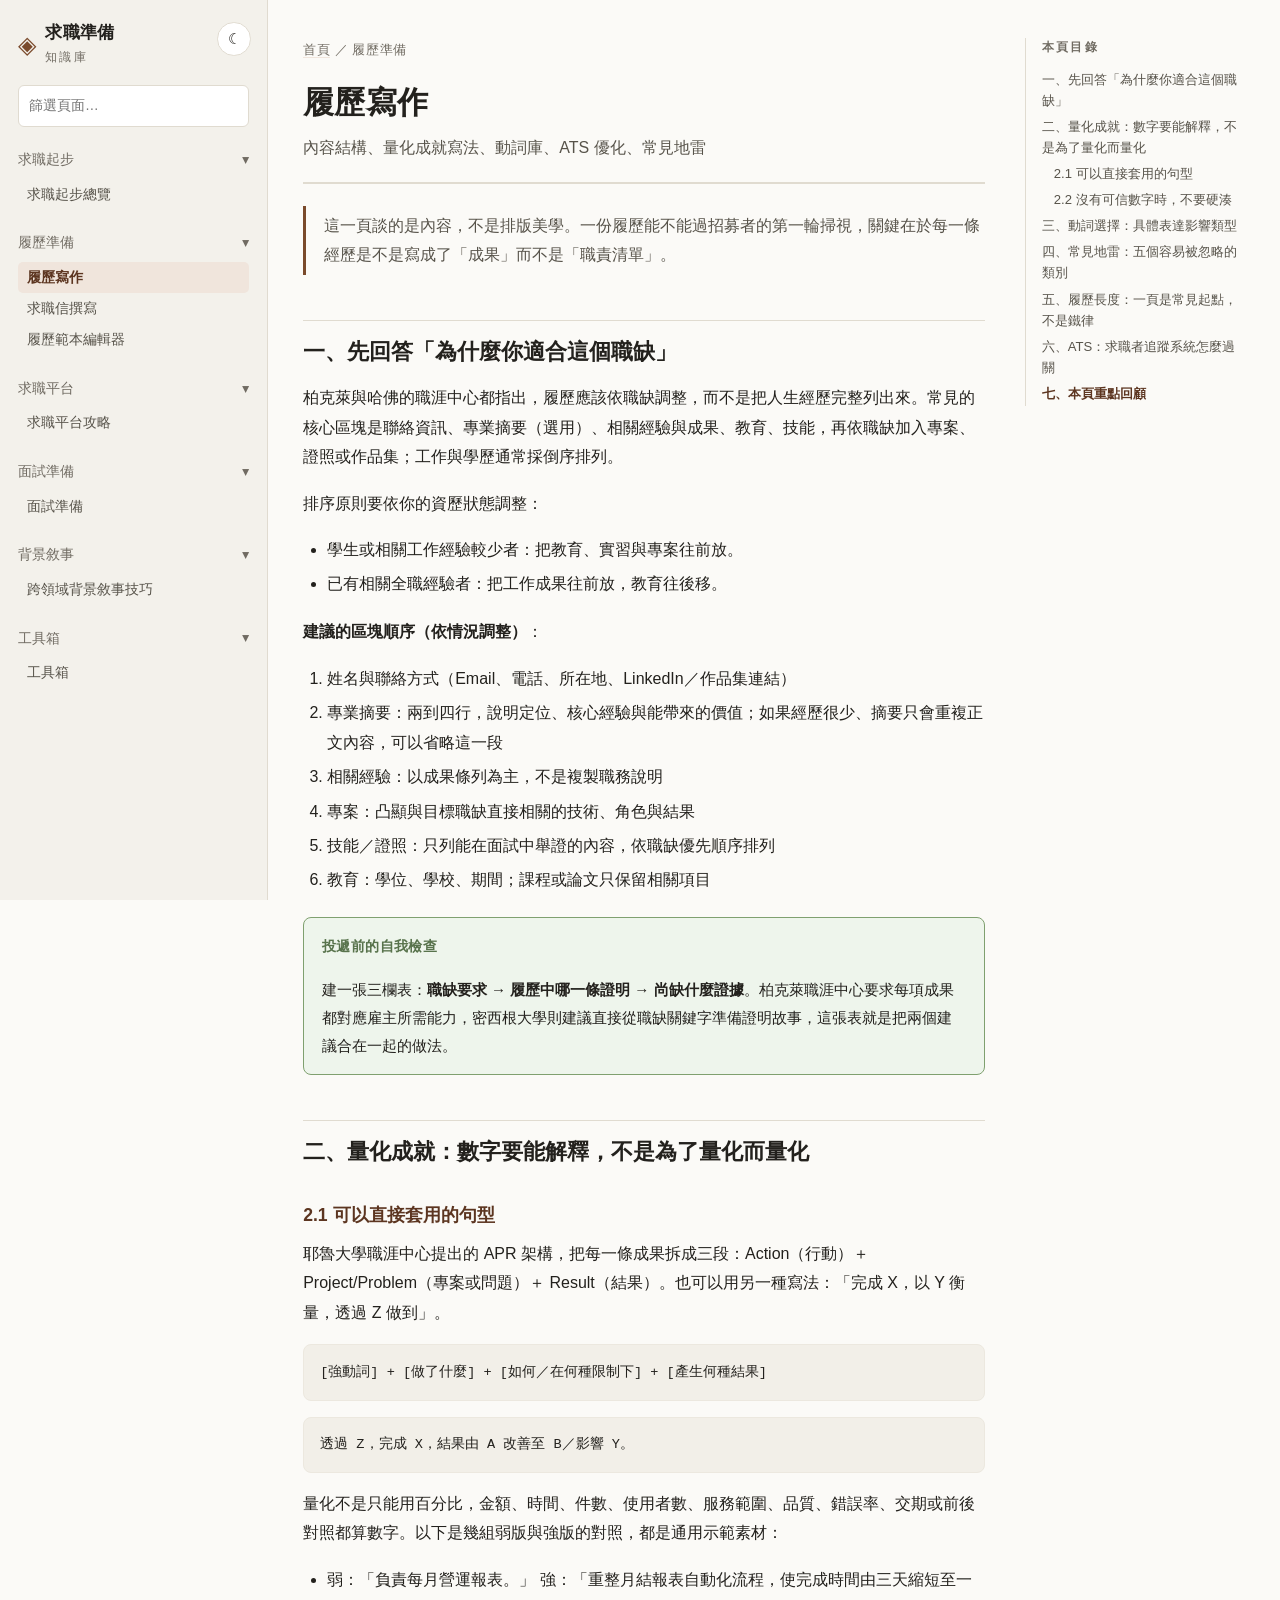
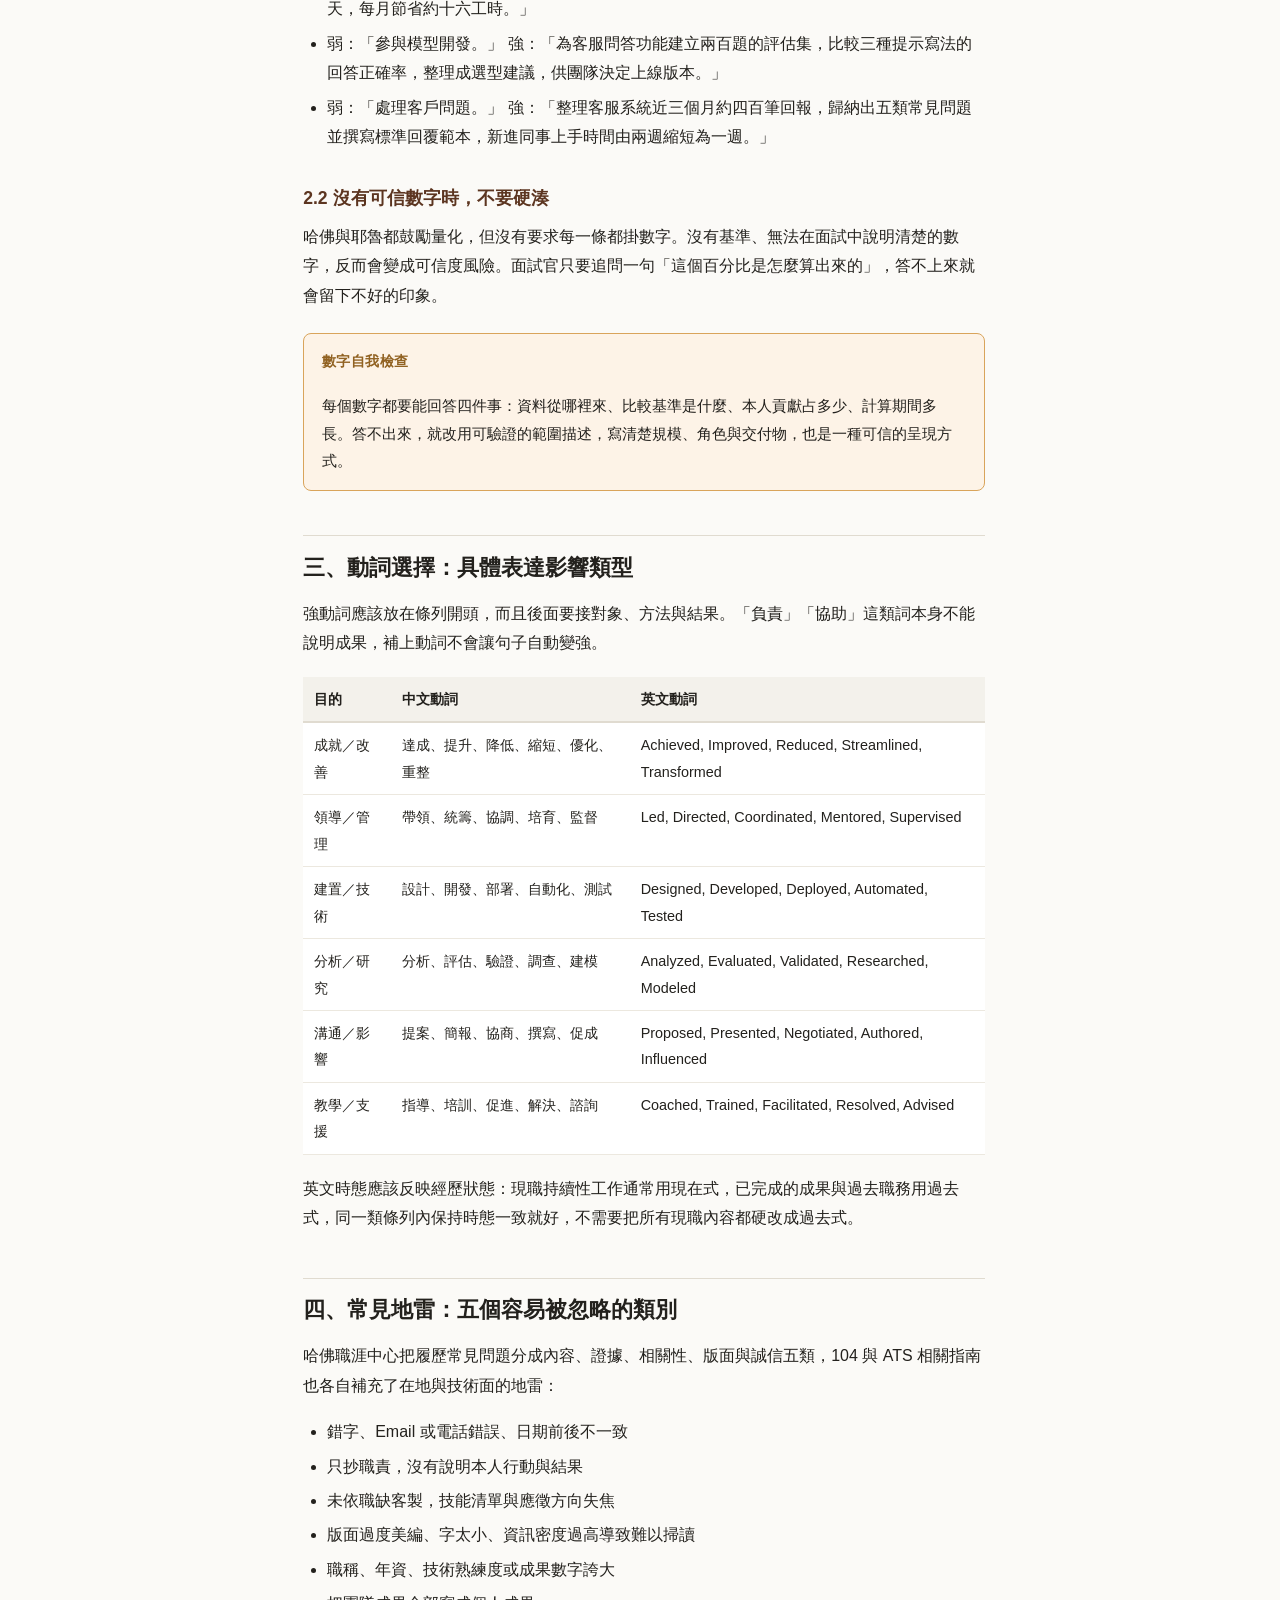
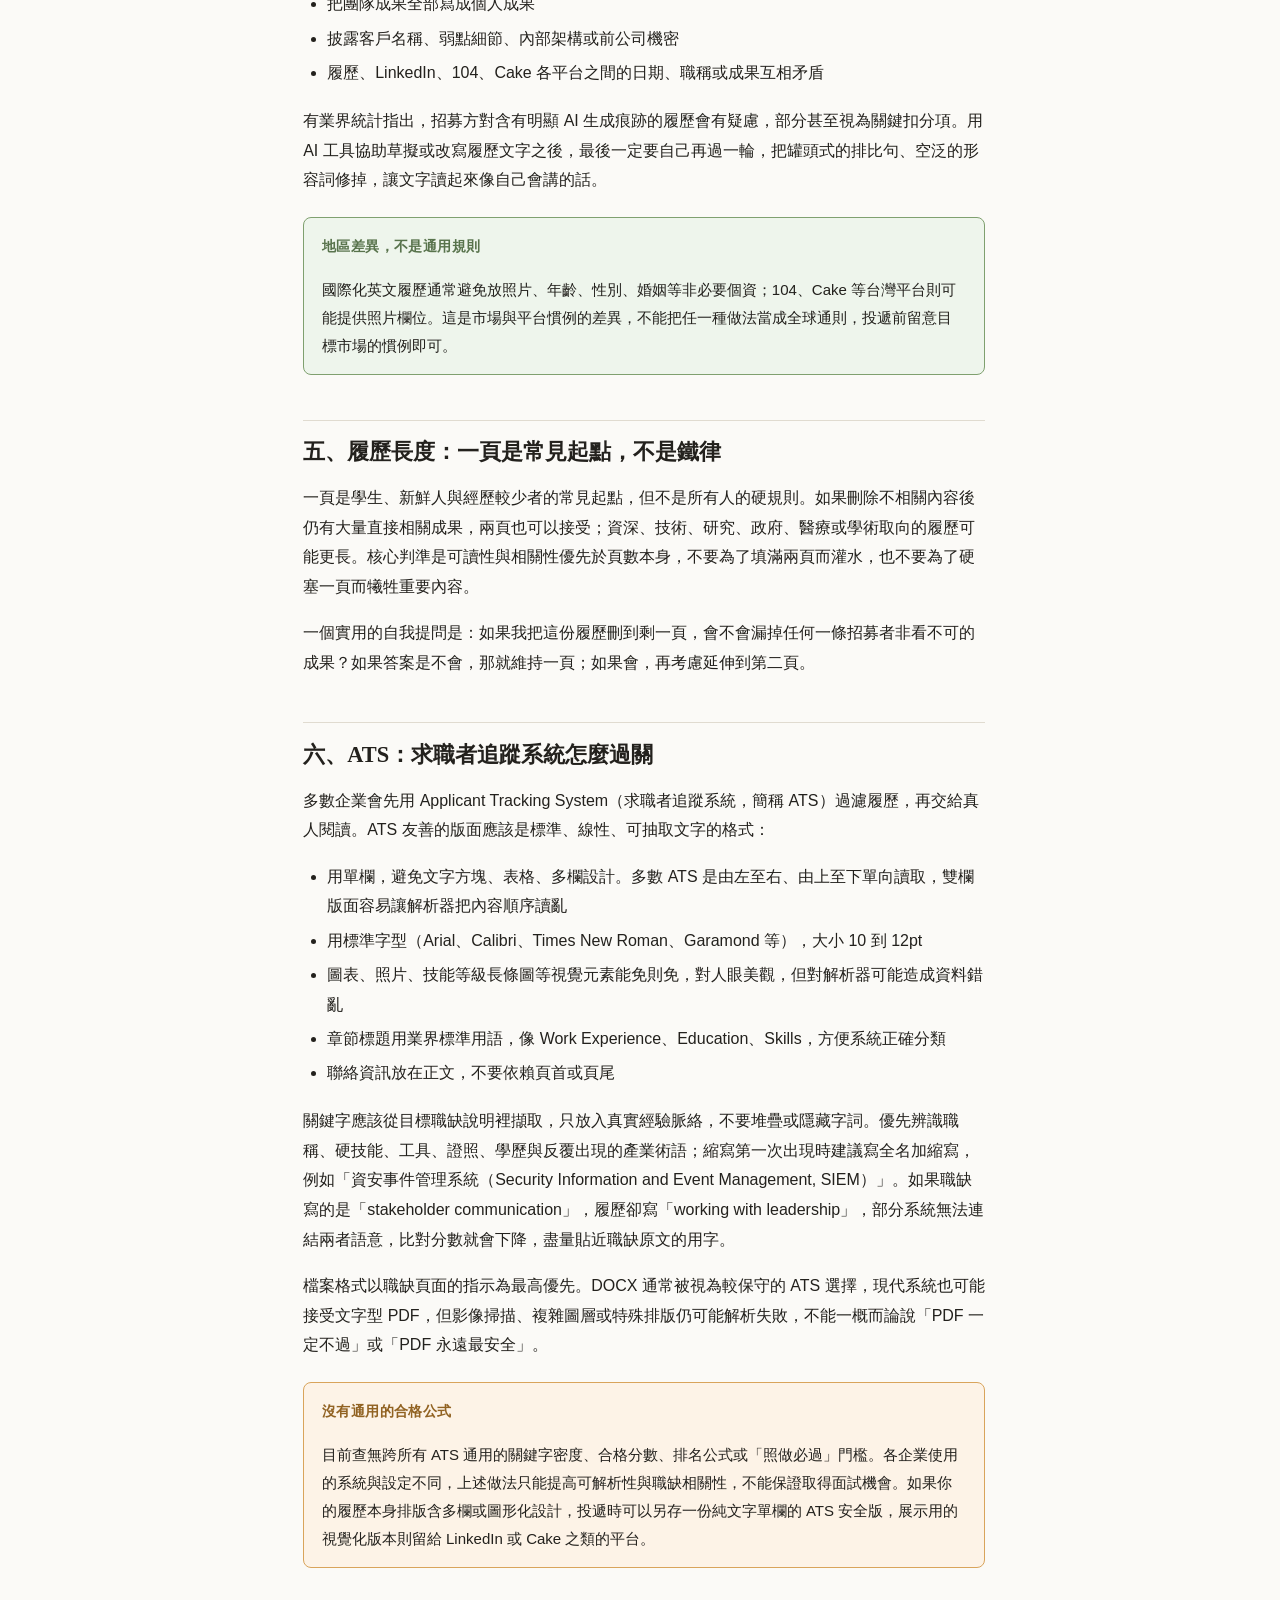
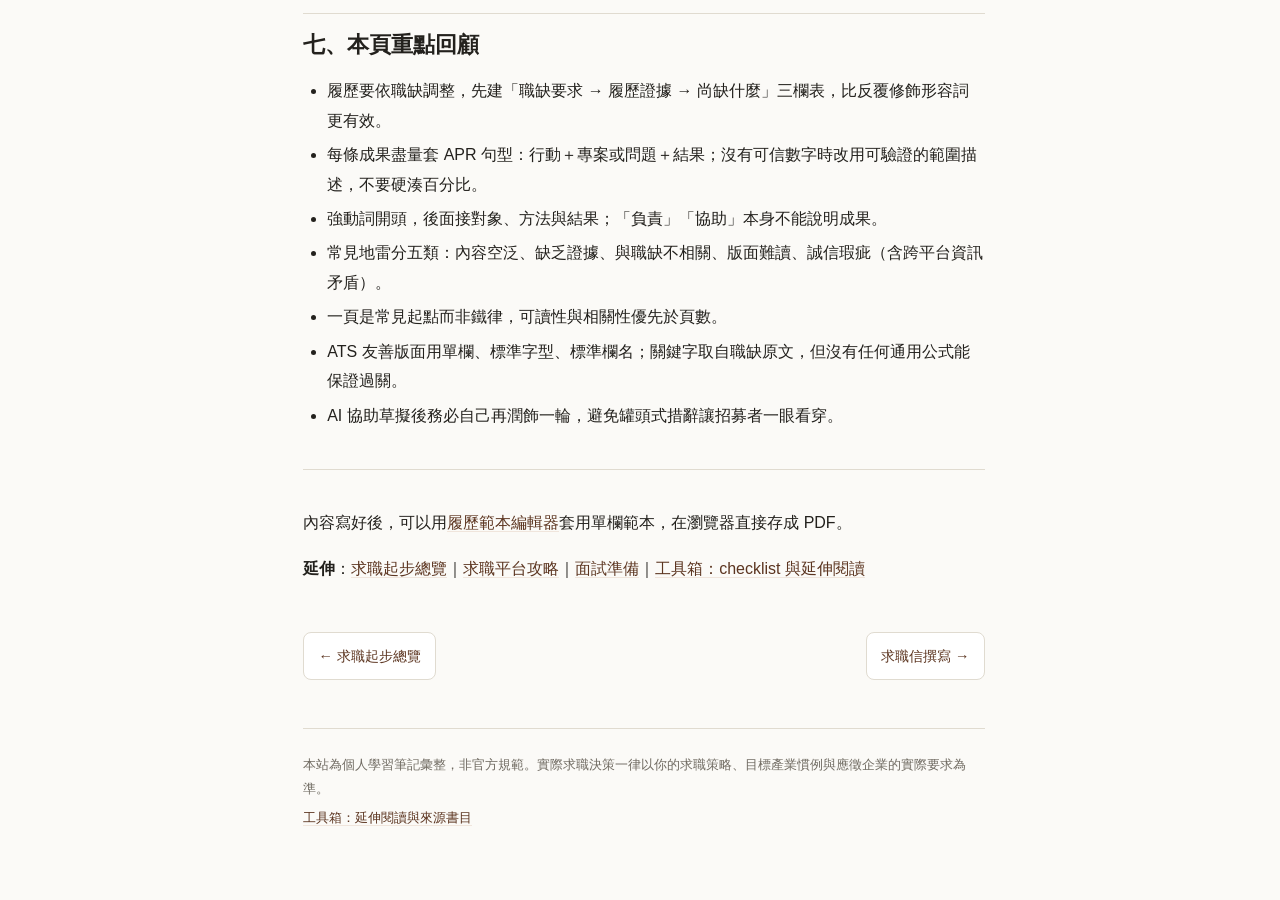
<file: pages/resume-writing.html>
<!DOCTYPE html>
<html lang="zh-Hant">
<head>
<meta charset="utf-8">
<meta name="viewport" content="width=device-width, initial-scale=1">
<title>履歷寫作｜求職與面試準備知識庫</title>
<meta name="description" content="內容結構、量化成就寫法、動詞庫、ATS 優化、常見地雷">
<link rel="icon" href="data:image/svg+xml,<svg xmlns=%22http://www.w3.org/2000/svg%22 viewBox=%220 0 100 100%22><text y=%22.9em%22 font-size=%2290%22>&#128188;</text></svg>">
<link rel="stylesheet" href="../assets/style.css">
</head>
<body>
<a class="skip" href="#main">跳到主要內容</a>
<button class="navtoggle" id="navtoggle" aria-label="開啟導覽">☰</button>
<nav class="sidenav" id="sidenav" aria-label="全站導覽">
<a class="brand" href="../index.html"><span class="brand-mark">◈</span><span class="brand-text">求職準備<br><small>知識庫</small></span></a>
<div class="navsearch"><input type="search" id="navfilter" placeholder="篩選頁面…" aria-label="篩選頁面"></div>
<div class="navsec"><h2>求職起步</h2><ul>
<li><a href="../pages/getting-started.html" data-title="求職起步總覽" data-slug="getting-started" data-updated="1790261547">求職起步總覽</a></li>
</ul></div>
<div class="navsec"><h2>履歷準備</h2><ul>
<li class="active"><a href="../pages/resume-writing.html" data-title="履歷寫作" data-slug="resume-writing" data-updated="1790346946">履歷寫作</a></li>
<li><a href="../pages/cover-letter.html" data-title="求職信撰寫" data-slug="cover-letter" data-updated="1790225473">求職信撰寫</a></li>
<li><a href="../resume-builder.html" data-title="履歷範本編輯器">履歷範本編輯器</a></li>
</ul></div>
<div class="navsec"><h2>求職平台</h2><ul>
<li><a href="../pages/platforms.html" data-title="求職平台攻略" data-slug="platforms" data-updated="1788583110">求職平台攻略</a></li>
</ul></div>
<div class="navsec"><h2>面試準備</h2><ul>
<li><a href="../pages/interview-prep.html" data-title="面試準備" data-slug="interview-prep" data-updated="1790494388">面試準備</a></li>
</ul></div>
<div class="navsec"><h2>背景敘事</h2><ul>
<li><a href="../pages/cross-domain-narrative.html" data-title="跨領域背景敘事技巧" data-slug="cross-domain-narrative" data-updated="1791209700">跨領域背景敘事技巧</a></li>
</ul></div>
<div class="navsec"><h2>工具箱</h2><ul>
<li><a href="../pages/toolbox.html" data-title="工具箱" data-slug="toolbox" data-updated="1791214447">工具箱</a></li>
</ul></div>
</nav>
<div class="wrap">
<main id="main">
<p class="crumb"><a href="../index.html">首頁</a> ／ 履歷準備</p>
<article class="doc" data-updated="1790346946">
<h1>履歷寫作</h1>
<p class='lede'>內容結構、量化成就寫法、動詞庫、ATS 優化、常見地雷</p>
<blockquote>
<p>這一頁談的是內容，不是排版美學。一份履歷能不能過招募者的第一輪掃視，關鍵在於每一條經歷是不是寫成了「成果」而不是「職責清單」。</p>
</blockquote>
<hr />
<h2 id="一先回答為什麼你適合這個職缺">一、先回答「為什麼你適合這個職缺」</h2>
<p>柏克萊與哈佛的職涯中心都指出，履歷應該依職缺調整，而不是把人生經歷完整列出來。常見的核心區塊是聯絡資訊、專業摘要（選用）、相關經驗與成果、教育、技能，再依職缺加入專案、證照或作品集；工作與學歷通常採倒序排列。</p>
<p>排序原則要依你的資歷狀態調整：</p>
<ul>
<li>學生或相關工作經驗較少者：把教育、實習與專案往前放。</li>
<li>已有相關全職經驗者：把工作成果往前放，教育往後移。</li>
</ul>
<p><strong>建議的區塊順序（依情況調整）</strong>：</p>
<ol>
<li>姓名與聯絡方式（Email、電話、所在地、LinkedIn／作品集連結）</li>
<li>專業摘要：兩到四行，說明定位、核心經驗與能帶來的價值；如果經歷很少、摘要只會重複正文內容，可以省略這一段</li>
<li>相關經驗：以成果條列為主，不是複製職務說明</li>
<li>專案：凸顯與目標職缺直接相關的技術、角色與結果</li>
<li>技能／證照：只列能在面試中舉證的內容，依職缺優先順序排列</li>
<li>教育：學位、學校、期間；課程或論文只保留相關項目</li>
</ol>
<div class="admonition tip">
<p class="admonition-title">投遞前的自我檢查</p>
<p>建一張三欄表：<strong>職缺要求 → 履歷中哪一條證明 → 尚缺什麼證據</strong>。柏克萊職涯中心要求每項成果都對應雇主所需能力，密西根大學則建議直接從職缺關鍵字準備證明故事，這張表就是把兩個建議合在一起的做法。</p>
</div>
<hr />
<h2 id="二量化成就數字要能解釋不是為了量化而量化">二、量化成就：數字要能解釋，不是為了量化而量化</h2>
<h3 id="21-可以直接套用的句型">2.1 可以直接套用的句型</h3>
<p>耶魯大學職涯中心提出的 APR 架構，把每一條成果拆成三段：Action（行動）＋ Project/Problem（專案或問題）＋ Result（結果）。也可以用另一種寫法：「完成 X，以 Y 衡量，透過 Z 做到」。</p>
<pre><code class="language-text">[強動詞] + [做了什麼] + [如何／在何種限制下] + [產生何種結果]
</code></pre>
<pre><code class="language-text">透過 Z，完成 X，結果由 A 改善至 B／影響 Y。
</code></pre>
<p>量化不是只能用百分比，金額、時間、件數、使用者數、服務範圍、品質、錯誤率、交期或前後對照都算數字。以下是幾組弱版與強版的對照，都是通用示範素材：</p>
<ul>
<li>弱：「負責每月營運報表。」
  強：「重整月結報表自動化流程，使完成時間由三天縮短至一天，每月節省約十六工時。」</li>
<li>弱：「參與模型開發。」
  強：「為客服問答功能建立兩百題的評估集，比較三種提示寫法的回答正確率，整理成選型建議，供團隊決定上線版本。」</li>
<li>弱：「處理客戶問題。」
  強：「整理客服系統近三個月約四百筆回報，歸納出五類常見問題並撰寫標準回覆範本，新進同事上手時間由兩週縮短為一週。」</li>
</ul>
<h3 id="22-沒有可信數字時不要硬湊">2.2 沒有可信數字時，不要硬湊</h3>
<p>哈佛與耶魯都鼓勵量化，但沒有要求每一條都掛數字。沒有基準、無法在面試中說明清楚的數字，反而會變成可信度風險。面試官只要追問一句「這個百分比是怎麼算出來的」，答不上來就會留下不好的印象。</p>
<div class="admonition warning">
<p class="admonition-title">數字自我檢查</p>
<p>每個數字都要能回答四件事：資料從哪裡來、比較基準是什麼、本人貢獻占多少、計算期間多長。答不出來，就改用可驗證的範圍描述，寫清楚規模、角色與交付物，也是一種可信的呈現方式。</p>
</div>
<hr />
<h2 id="三動詞選擇具體表達影響類型">三、動詞選擇：具體表達影響類型</h2>
<p>強動詞應該放在條列開頭，而且後面要接對象、方法與結果。「負責」「協助」這類詞本身不能說明成果，補上動詞不會讓句子自動變強。</p>
<table>
<thead>
<tr>
<th>目的</th>
<th>中文動詞</th>
<th>英文動詞</th>
</tr>
</thead>
<tbody>
<tr>
<td>成就／改善</td>
<td>達成、提升、降低、縮短、優化、重整</td>
<td>Achieved, Improved, Reduced, Streamlined, Transformed</td>
</tr>
<tr>
<td>領導／管理</td>
<td>帶領、統籌、協調、培育、監督</td>
<td>Led, Directed, Coordinated, Mentored, Supervised</td>
</tr>
<tr>
<td>建置／技術</td>
<td>設計、開發、部署、自動化、測試</td>
<td>Designed, Developed, Deployed, Automated, Tested</td>
</tr>
<tr>
<td>分析／研究</td>
<td>分析、評估、驗證、調查、建模</td>
<td>Analyzed, Evaluated, Validated, Researched, Modeled</td>
</tr>
<tr>
<td>溝通／影響</td>
<td>提案、簡報、協商、撰寫、促成</td>
<td>Proposed, Presented, Negotiated, Authored, Influenced</td>
</tr>
<tr>
<td>教學／支援</td>
<td>指導、培訓、促進、解決、諮詢</td>
<td>Coached, Trained, Facilitated, Resolved, Advised</td>
</tr>
</tbody>
</table>
<p>英文時態應該反映經歷狀態：現職持續性工作通常用現在式，已完成的成果與過去職務用過去式，同一類條列內保持時態一致就好，不需要把所有現職內容都硬改成過去式。</p>
<hr />
<h2 id="四常見地雷五個容易被忽略的類別">四、常見地雷：五個容易被忽略的類別</h2>
<p>哈佛職涯中心把履歷常見問題分成內容、證據、相關性、版面與誠信五類，104 與 ATS 相關指南也各自補充了在地與技術面的地雷：</p>
<ul>
<li>錯字、Email 或電話錯誤、日期前後不一致</li>
<li>只抄職責，沒有說明本人行動與結果</li>
<li>未依職缺客製，技能清單與應徵方向失焦</li>
<li>版面過度美編、字太小、資訊密度過高導致難以掃讀</li>
<li>職稱、年資、技術熟練度或成果數字誇大</li>
<li>把團隊成果全部寫成個人成果</li>
<li>披露客戶名稱、弱點細節、內部架構或前公司機密</li>
<li>履歷、LinkedIn、104、Cake 各平台之間的日期、職稱或成果互相矛盾</li>
</ul>
<p>有業界統計指出，招募方對含有明顯 AI 生成痕跡的履歷會有疑慮，部分甚至視為關鍵扣分項。用 AI 工具協助草擬或改寫履歷文字之後，最後一定要自己再過一輪，把罐頭式的排比句、空泛的形容詞修掉，讓文字讀起來像自己會講的話。</p>
<div class="admonition note">
<p class="admonition-title">地區差異，不是通用規則</p>
<p>國際化英文履歷通常避免放照片、年齡、性別、婚姻等非必要個資；104、Cake 等台灣平台則可能提供照片欄位。這是市場與平台慣例的差異，不能把任一種做法當成全球通則，投遞前留意目標市場的慣例即可。</p>
</div>
<hr />
<h2 id="五履歷長度一頁是常見起點不是鐵律">五、履歷長度：一頁是常見起點，不是鐵律</h2>
<p>一頁是學生、新鮮人與經歷較少者的常見起點，但不是所有人的硬規則。如果刪除不相關內容後仍有大量直接相關成果，兩頁也可以接受；資深、技術、研究、政府、醫療或學術取向的履歷可能更長。核心判準是可讀性與相關性優先於頁數本身，不要為了填滿兩頁而灌水，也不要為了硬塞一頁而犧牲重要內容。</p>
<p>一個實用的自我提問是：如果我把這份履歷刪到剩一頁，會不會漏掉任何一條招募者非看不可的成果？如果答案是不會，那就維持一頁；如果會，再考慮延伸到第二頁。</p>
<hr />
<h2 id="六ats求職者追蹤系統怎麼過關">六、ATS：求職者追蹤系統怎麼過關</h2>
<p>多數企業會先用 Applicant Tracking System（求職者追蹤系統，簡稱 ATS）過濾履歷，再交給真人閱讀。ATS 友善的版面應該是標準、線性、可抽取文字的格式：</p>
<ul>
<li>用單欄，避免文字方塊、表格、多欄設計。多數 ATS 是由左至右、由上至下單向讀取，雙欄版面容易讓解析器把內容順序讀亂</li>
<li>用標準字型（Arial、Calibri、Times New Roman、Garamond 等），大小 10 到 12pt</li>
<li>圖表、照片、技能等級長條圖等視覺元素能免則免，對人眼美觀，但對解析器可能造成資料錯亂</li>
<li>章節標題用業界標準用語，像 Work Experience、Education、Skills，方便系統正確分類</li>
<li>聯絡資訊放在正文，不要依賴頁首或頁尾</li>
</ul>
<p>關鍵字應該從目標職缺說明裡擷取，只放入真實經驗脈絡，不要堆疊或隱藏字詞。優先辨識職稱、硬技能、工具、證照、學歷與反覆出現的產業術語；縮寫第一次出現時建議寫全名加縮寫，例如「資安事件管理系統（Security Information and Event Management, SIEM）」。如果職缺寫的是「stakeholder communication」，履歷卻寫「working with leadership」，部分系統無法連結兩者語意，比對分數就會下降，盡量貼近職缺原文的用字。</p>
<p>檔案格式以職缺頁面的指示為最高優先。DOCX 通常被視為較保守的 ATS 選擇，現代系統也可能接受文字型 PDF，但影像掃描、複雜圖層或特殊排版仍可能解析失敗，不能一概而論說「PDF 一定不過」或「PDF 永遠最安全」。</p>
<div class="admonition warning">
<p class="admonition-title">沒有通用的合格公式</p>
<p>目前查無跨所有 ATS 通用的關鍵字密度、合格分數、排名公式或「照做必過」門檻。各企業使用的系統與設定不同，上述做法只能提高可解析性與職缺相關性，不能保證取得面試機會。如果你的履歷本身排版含多欄或圖形化設計，投遞時可以另存一份純文字單欄的 ATS 安全版，展示用的視覺化版本則留給 LinkedIn 或 Cake 之類的平台。</p>
</div>
<hr />
<h2 id="七本頁重點回顧">七、本頁重點回顧</h2>
<ul>
<li>履歷要依職缺調整，先建「職缺要求 → 履歷證據 → 尚缺什麼」三欄表，比反覆修飾形容詞更有效。</li>
<li>每條成果盡量套 APR 句型：行動＋專案或問題＋結果；沒有可信數字時改用可驗證的範圍描述，不要硬湊百分比。</li>
<li>強動詞開頭，後面接對象、方法與結果；「負責」「協助」本身不能說明成果。</li>
<li>常見地雷分五類：內容空泛、缺乏證據、與職缺不相關、版面難讀、誠信瑕疵（含跨平台資訊矛盾）。</li>
<li>一頁是常見起點而非鐵律，可讀性與相關性優先於頁數。</li>
<li>ATS 友善版面用單欄、標準字型、標準欄名；關鍵字取自職缺原文，但沒有任何通用公式能保證過關。</li>
<li>AI 協助草擬後務必自己再潤飾一輪，避免罐頭式措辭讓招募者一眼看穿。</li>
</ul>
<hr />
<p>內容寫好後，可以用<a href="../resume-builder.html">履歷範本編輯器</a>套用單欄範本，在瀏覽器直接存成 PDF。</p>
<p><strong>延伸</strong>：<a href="getting-started.html">求職起步總覽</a>｜<a href="platforms.html">求職平台攻略</a>｜<a href="interview-prep.html">面試準備</a>｜<a href="toolbox.html">工具箱：checklist 與延伸閱讀</a></p>
</article>
<nav class="pager"><a class="prev" href="getting-started.html">← 求職起步總覽</a><a class="next" href="cover-letter.html">求職信撰寫 →</a></nav>
<footer class="foot">
<p>本站為個人學習筆記彙整，非官方規範。實際求職決策一律以你的求職策略、目標產業慣例與應徵企業的實際要求為準。</p>
<p><a href="../pages/toolbox.html">工具箱：延伸閱讀與來源書目</a></p>
</footer>
</main>
<aside class="toc" id="toc"><h2>本頁目錄</h2><div class="toc-body">
<ul>
<li><a href="#一先回答為什麼你適合這個職缺">一、先回答「為什麼你適合這個職缺」</a></li>
<li><a href="#二量化成就數字要能解釋不是為了量化而量化">二、量化成就：數字要能解釋，不是為了量化而量化</a><ul>
<li><a href="#21-可以直接套用的句型">2.1 可以直接套用的句型</a></li>
<li><a href="#22-沒有可信數字時不要硬湊">2.2 沒有可信數字時，不要硬湊</a></li>
</ul>
</li>
<li><a href="#三動詞選擇具體表達影響類型">三、動詞選擇：具體表達影響類型</a></li>
<li><a href="#四常見地雷五個容易被忽略的類別">四、常見地雷：五個容易被忽略的類別</a></li>
<li><a href="#五履歷長度一頁是常見起點不是鐵律">五、履歷長度：一頁是常見起點，不是鐵律</a></li>
<li><a href="#六ats求職者追蹤系統怎麼過關">六、ATS：求職者追蹤系統怎麼過關</a></li>
<li><a href="#七本頁重點回顧">七、本頁重點回顧</a></li>
</ul>
</div>
</aside>
</div>
<script src="../assets/site.js"></script>
<script>(function(){var m={"_1":"一先回答為什麼你適合這個職缺","_2":"二量化成就數字要能解釋不是為了量化而量化","21":"21-可以直接套用的句型","22":"22-沒有可信數字時不要硬湊","_3":"三動詞選擇具體表達影響類型","_4":"四常見地雷五個容易被忽略的類別","_5":"五履歷長度一頁是常見起點不是鐵律","ats":"六ats求職者追蹤系統怎麼過關","_6":"七本頁重點回顧"};function f(){var h=decodeURIComponent(location.hash.slice(1));if(h&&m[h]&&!document.getElementById(h)){var n=m[h];history.replaceState(null,"","#"+encodeURIComponent(n));var g=function(){var e=document.getElementById(n);if(e)e.scrollIntoView();};document.readyState==="complete"?g():addEventListener("load",g);}}f();addEventListener("hashchange",f);})();</script>
</body>
</html>
</file>
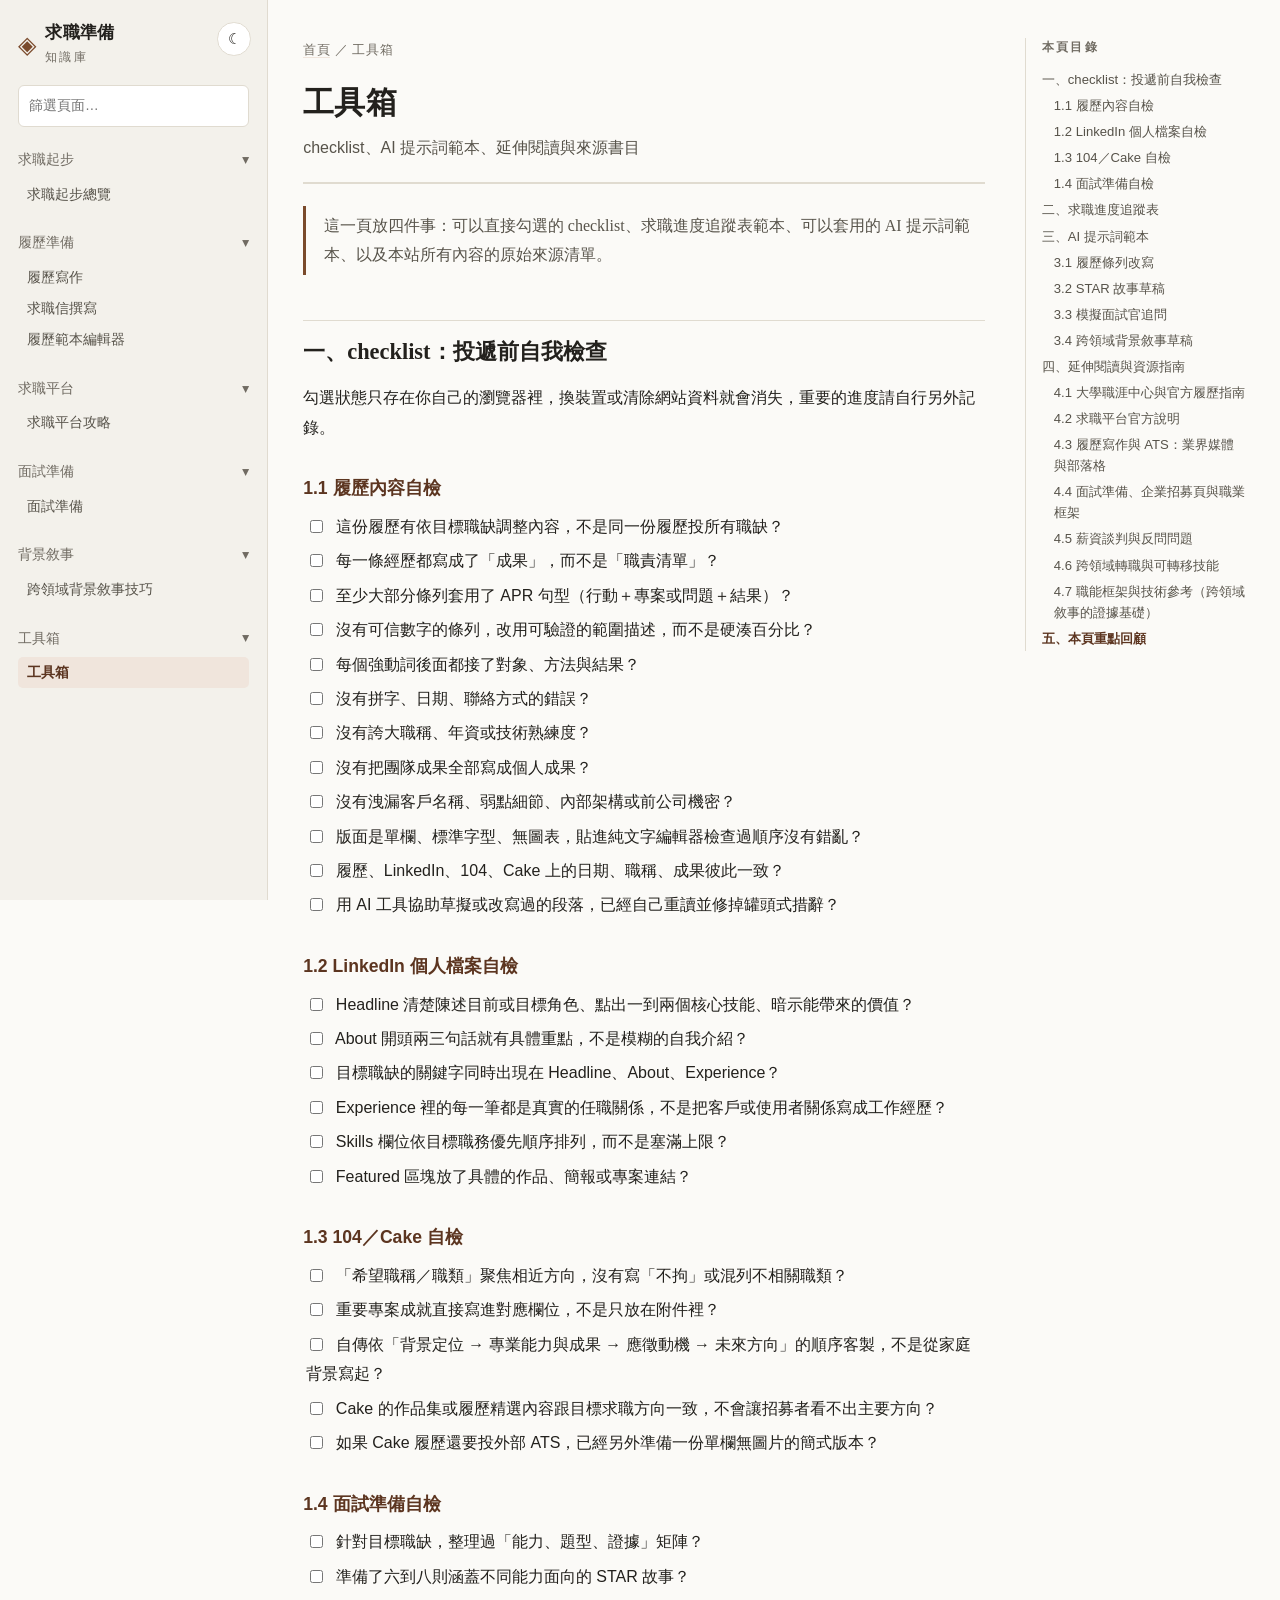
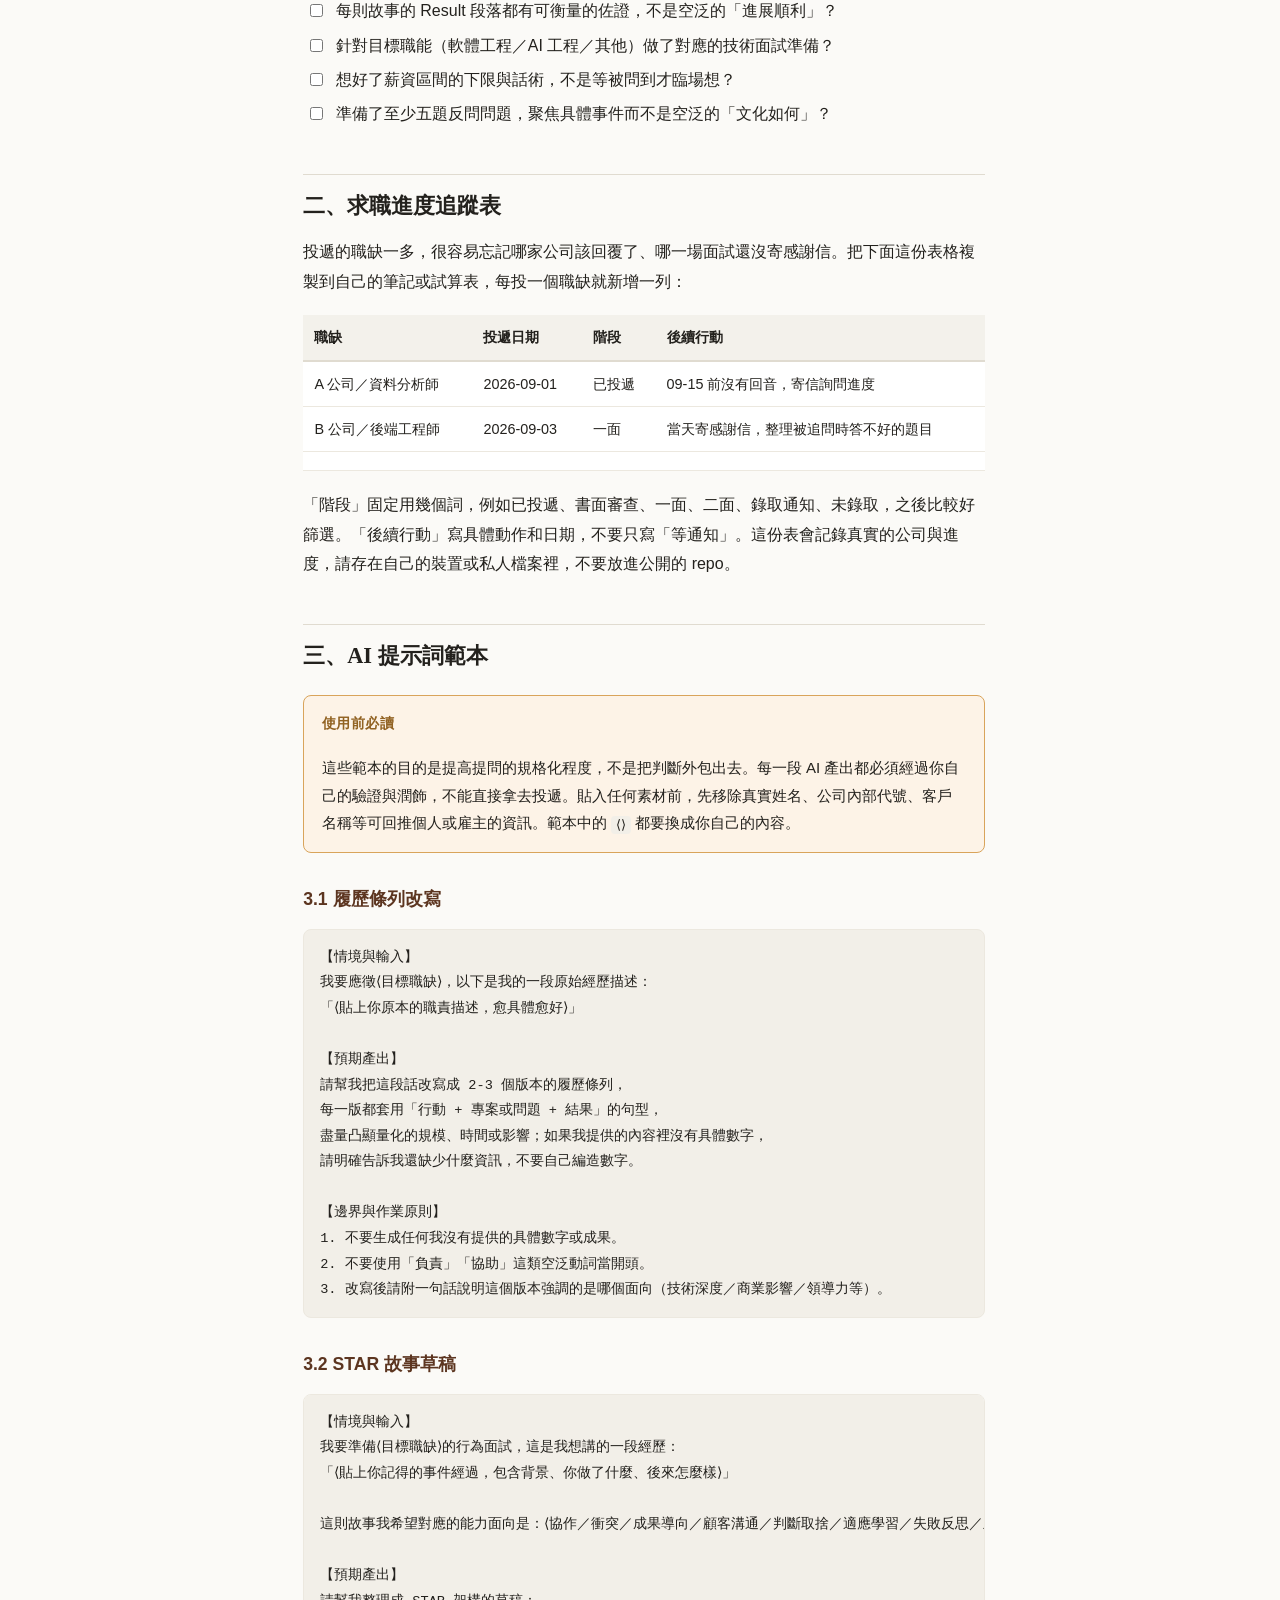
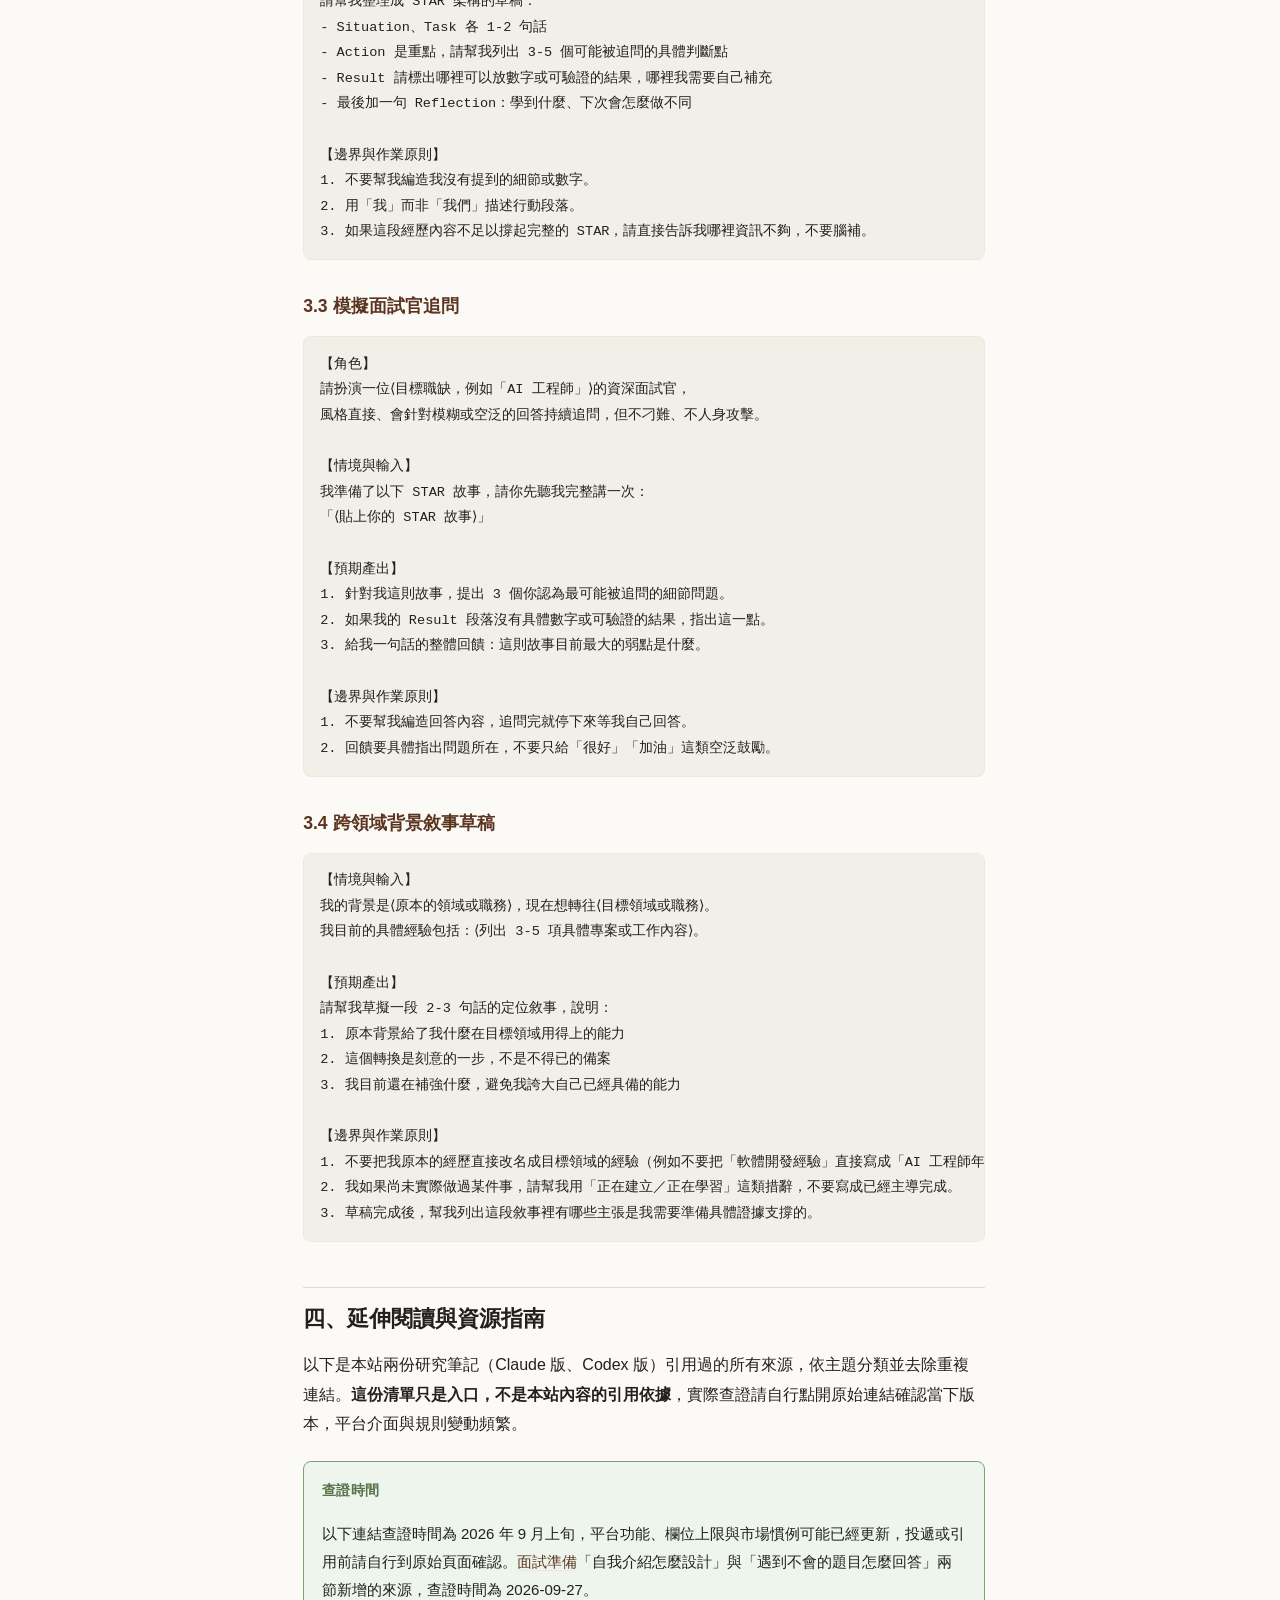
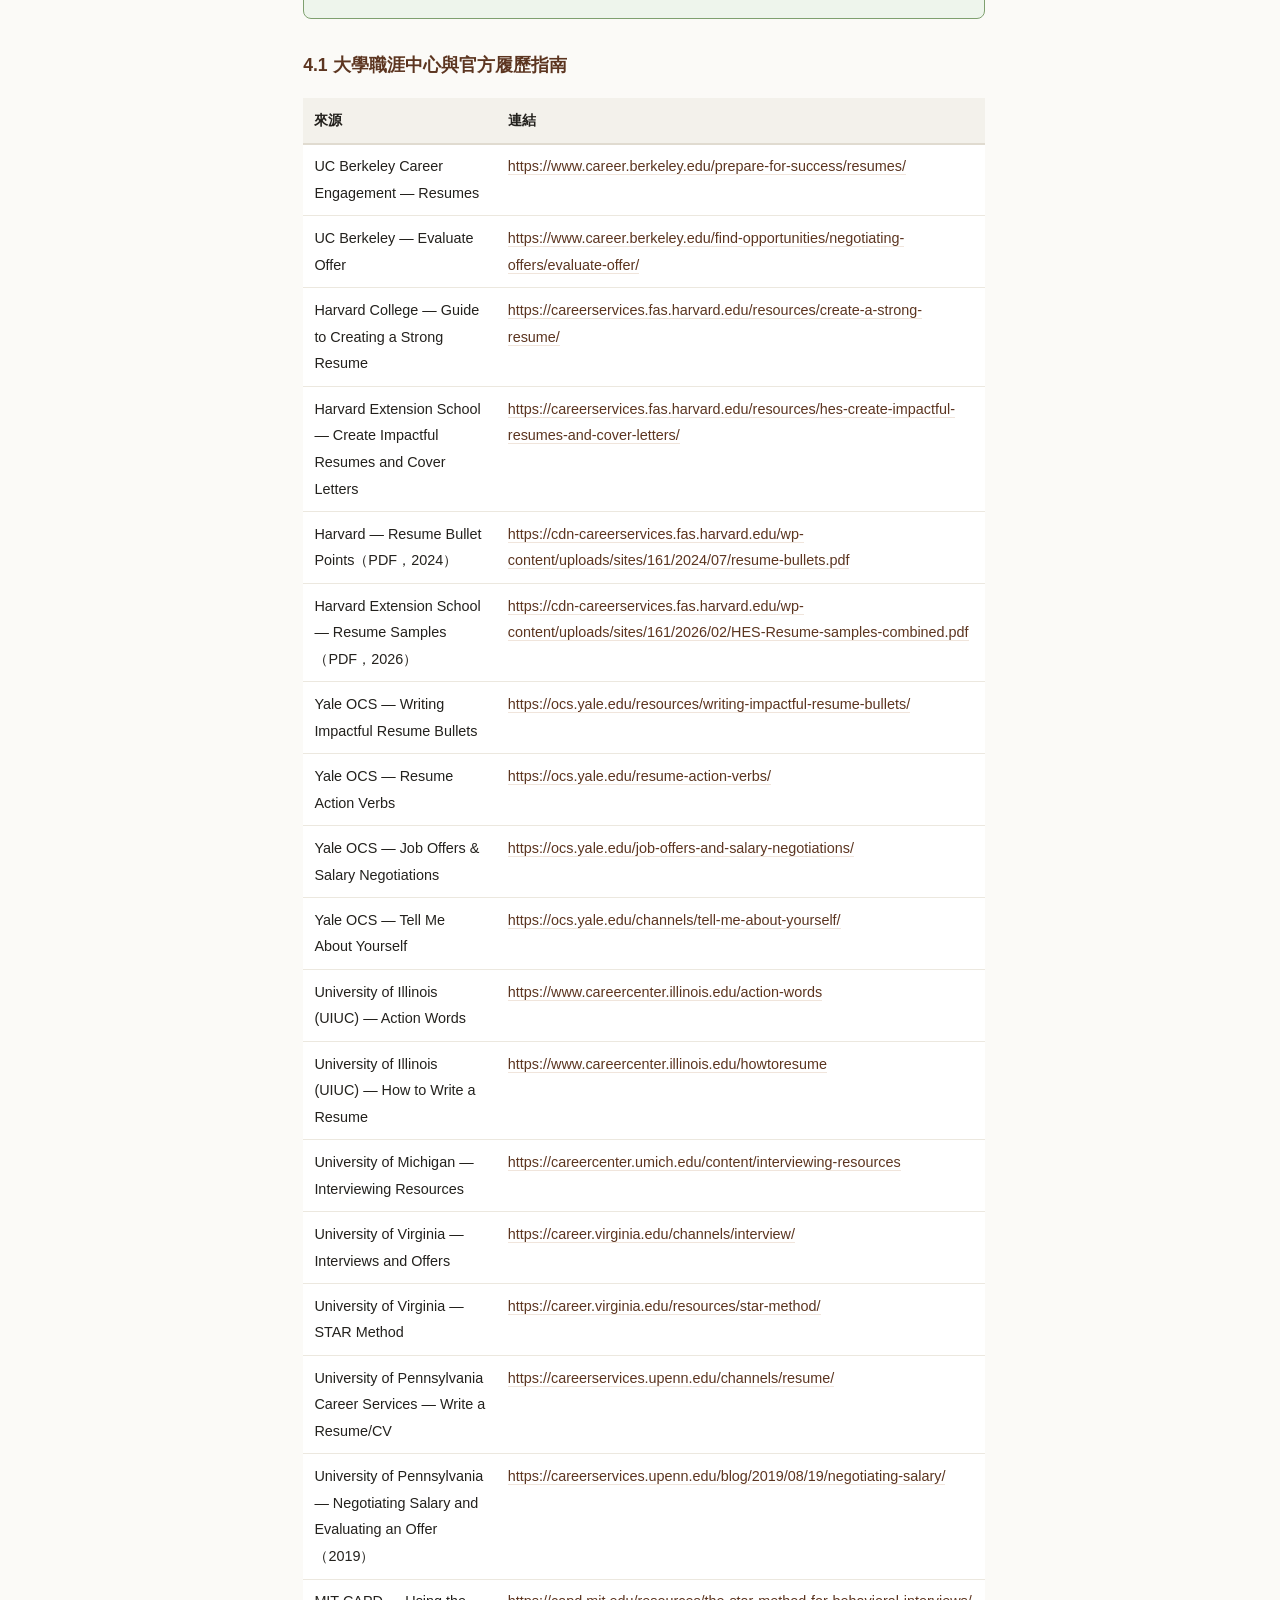
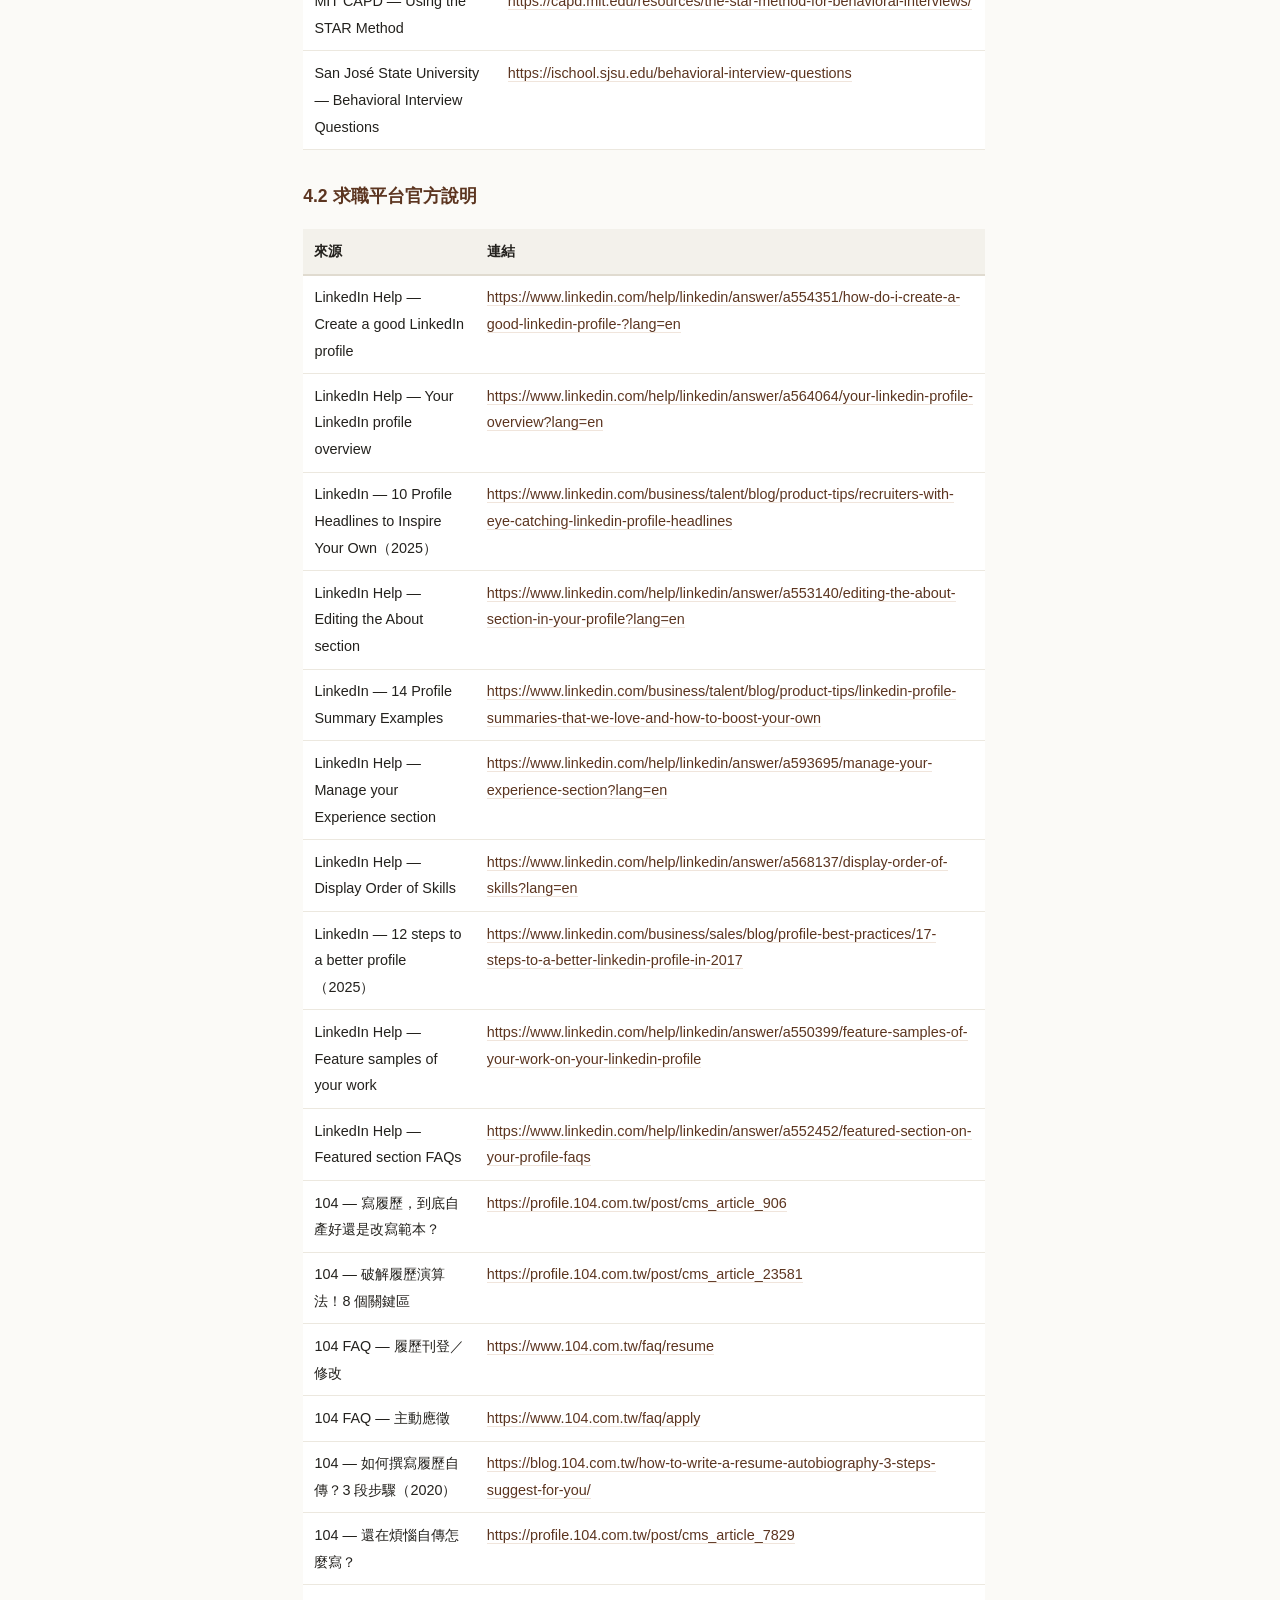
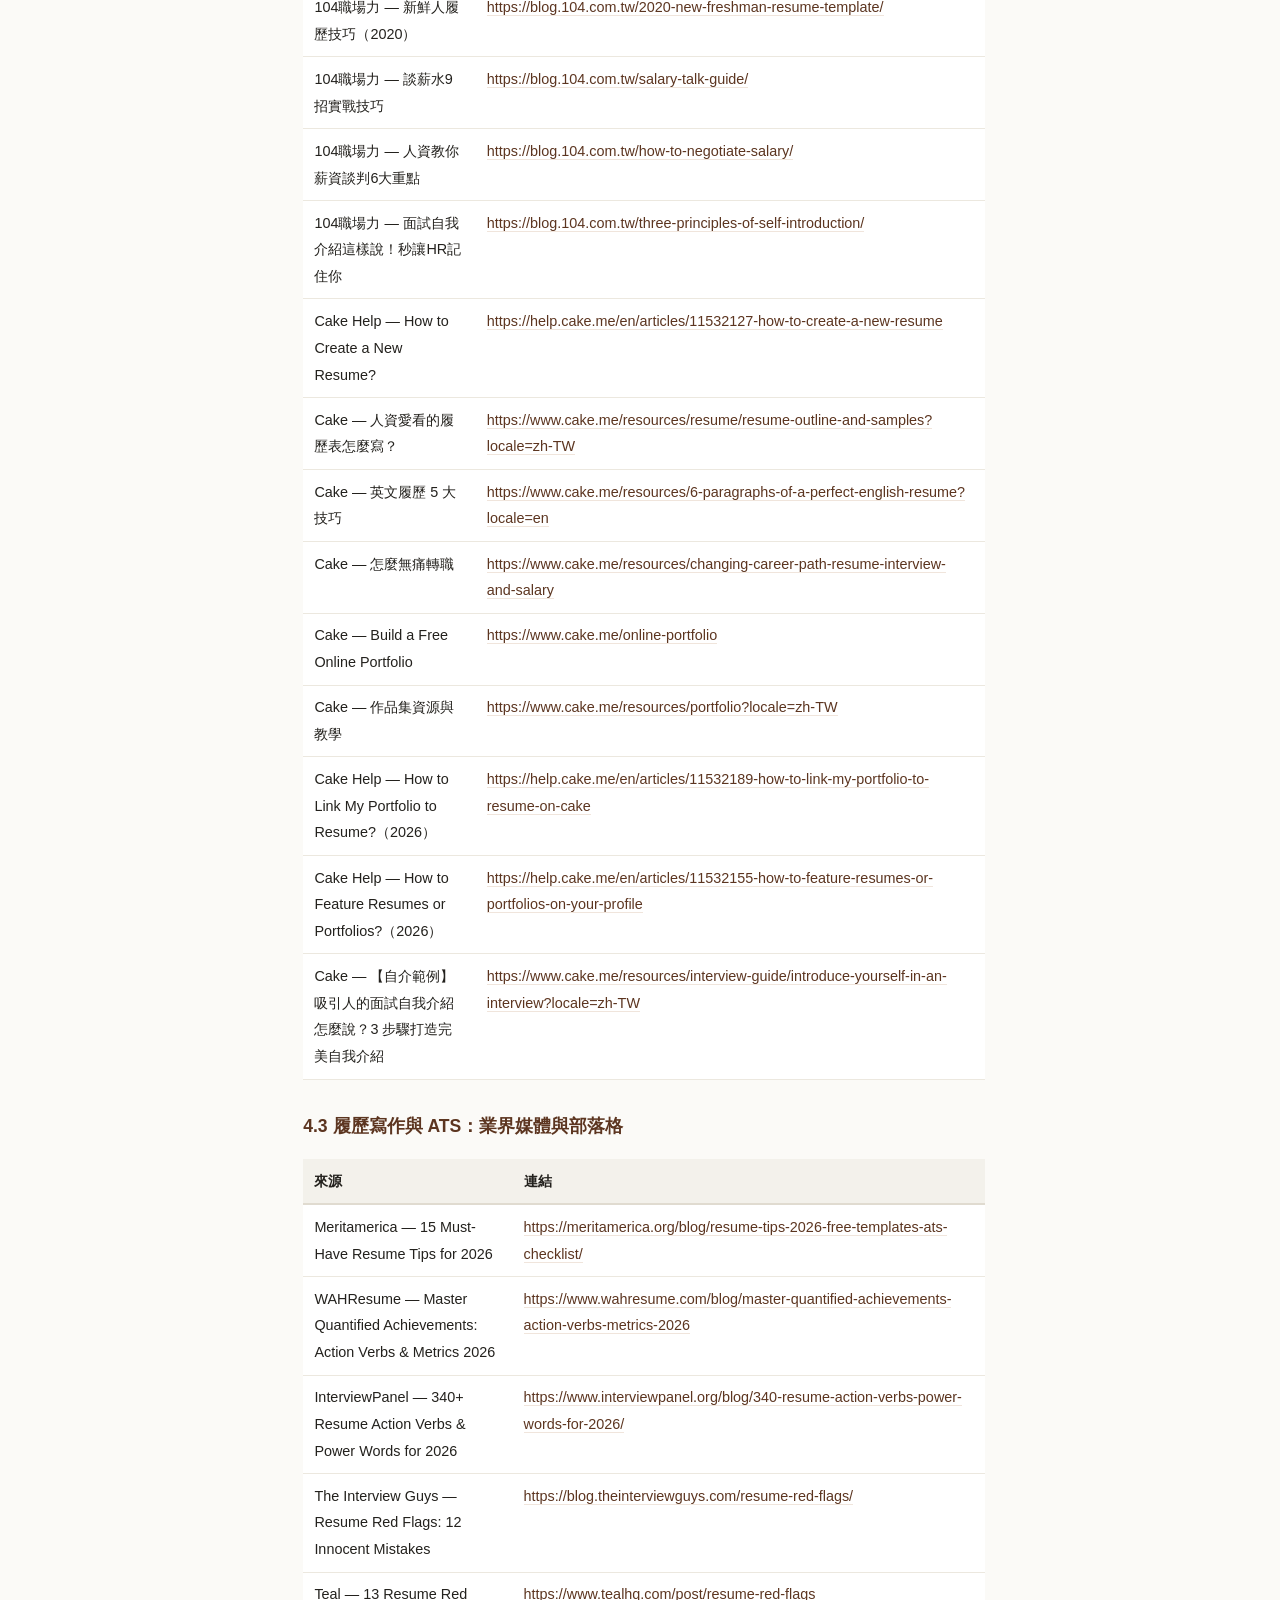
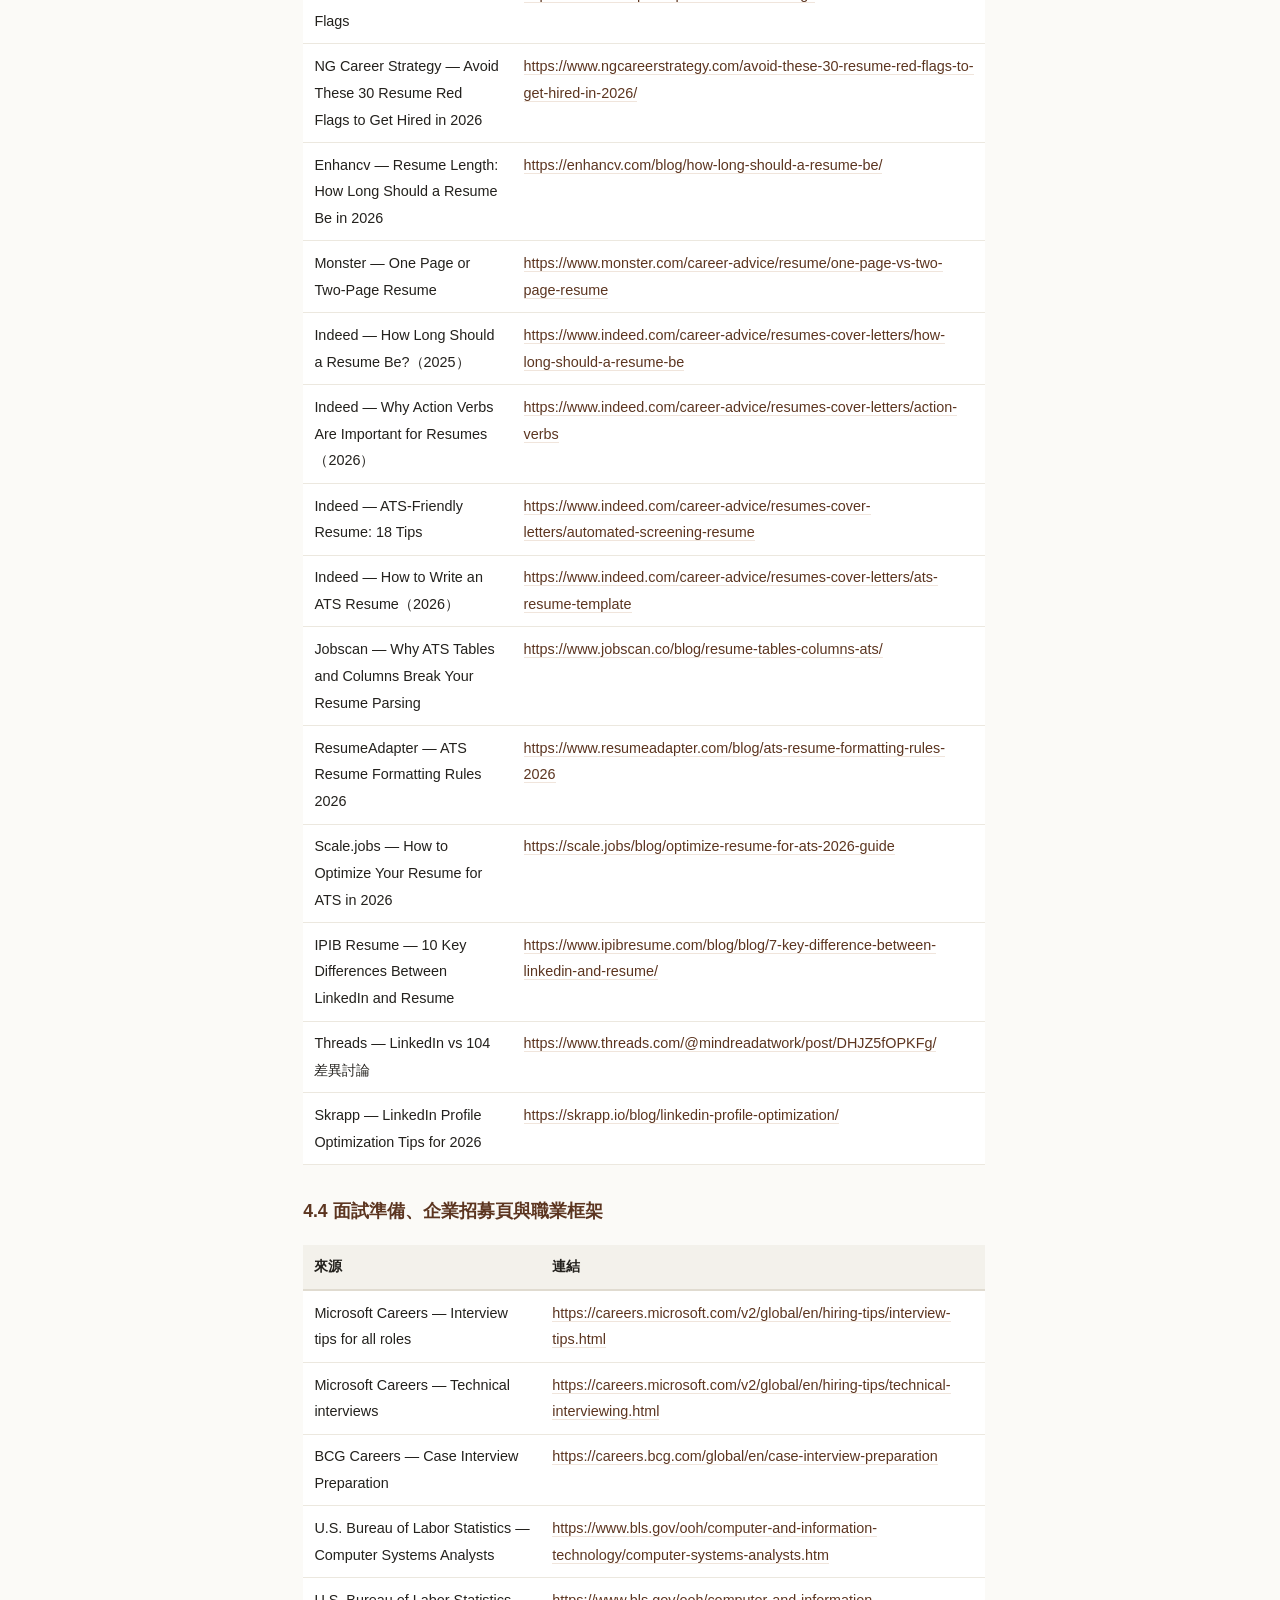
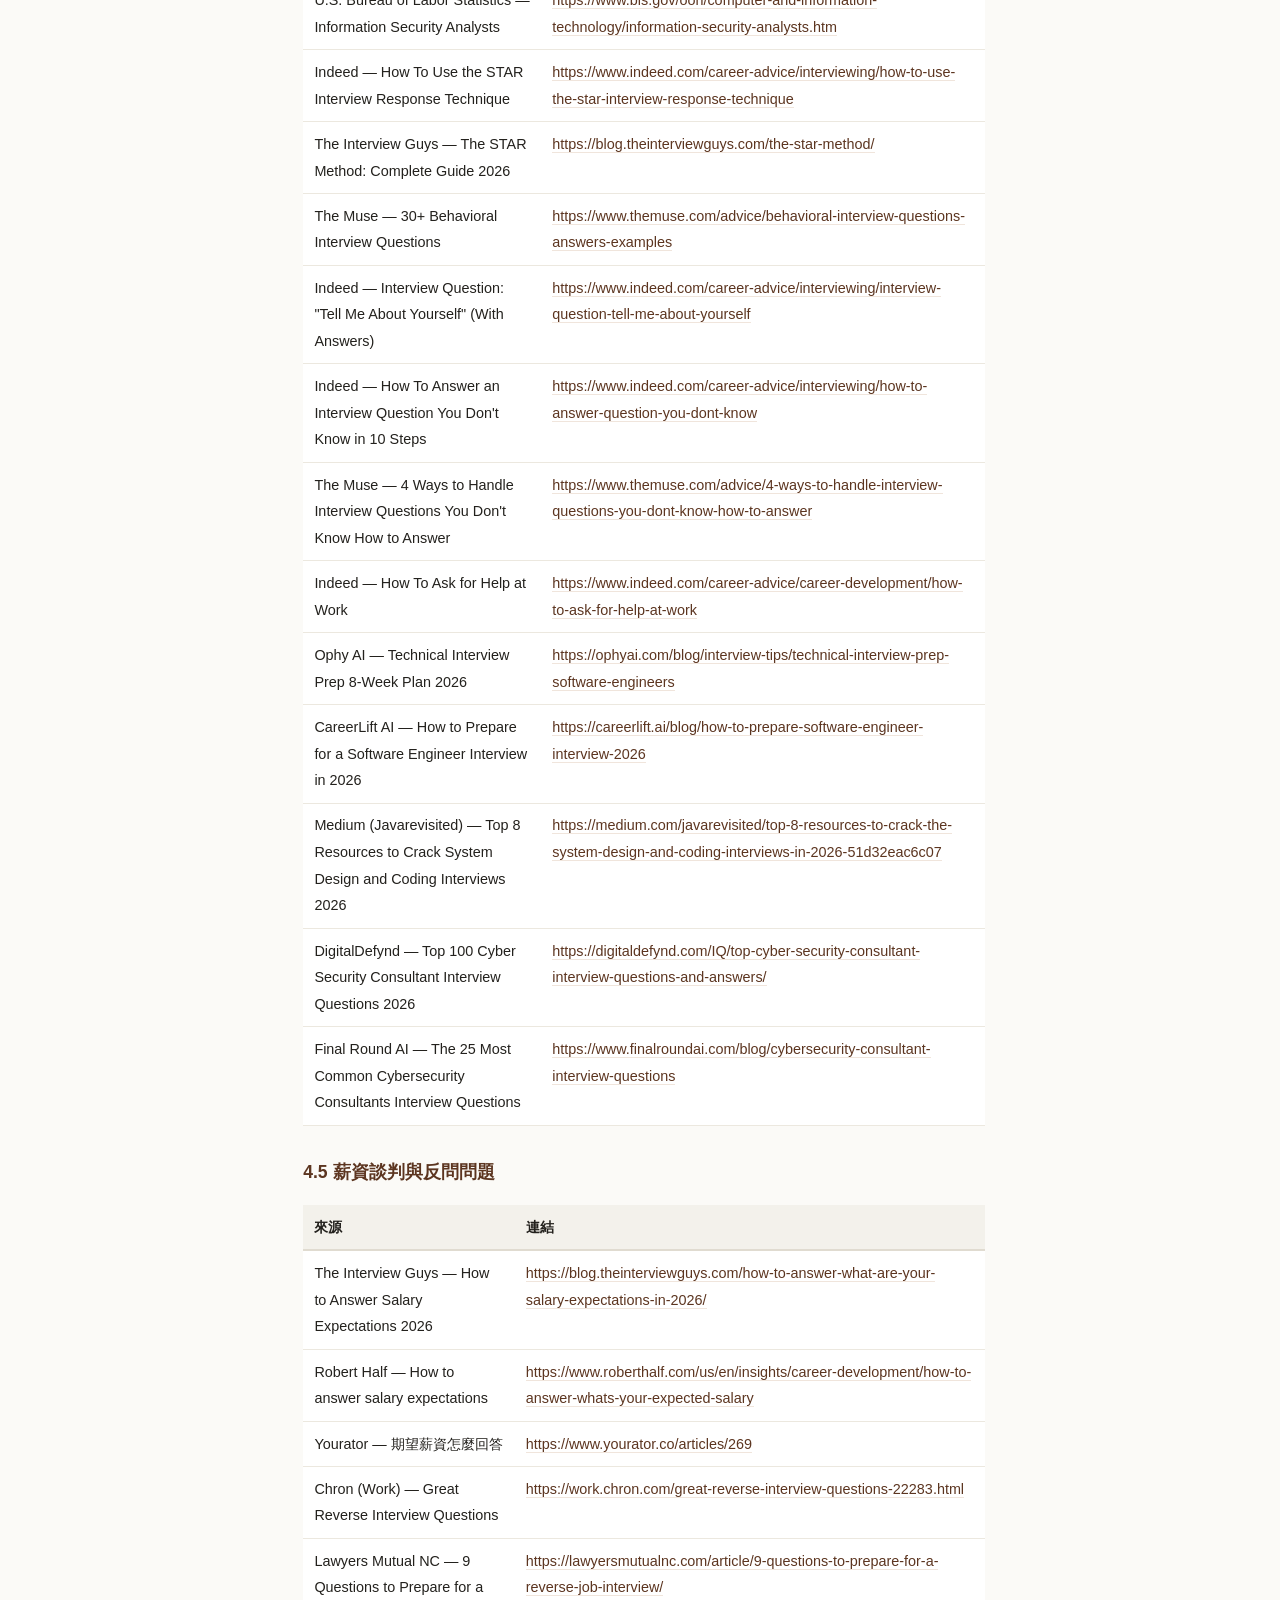
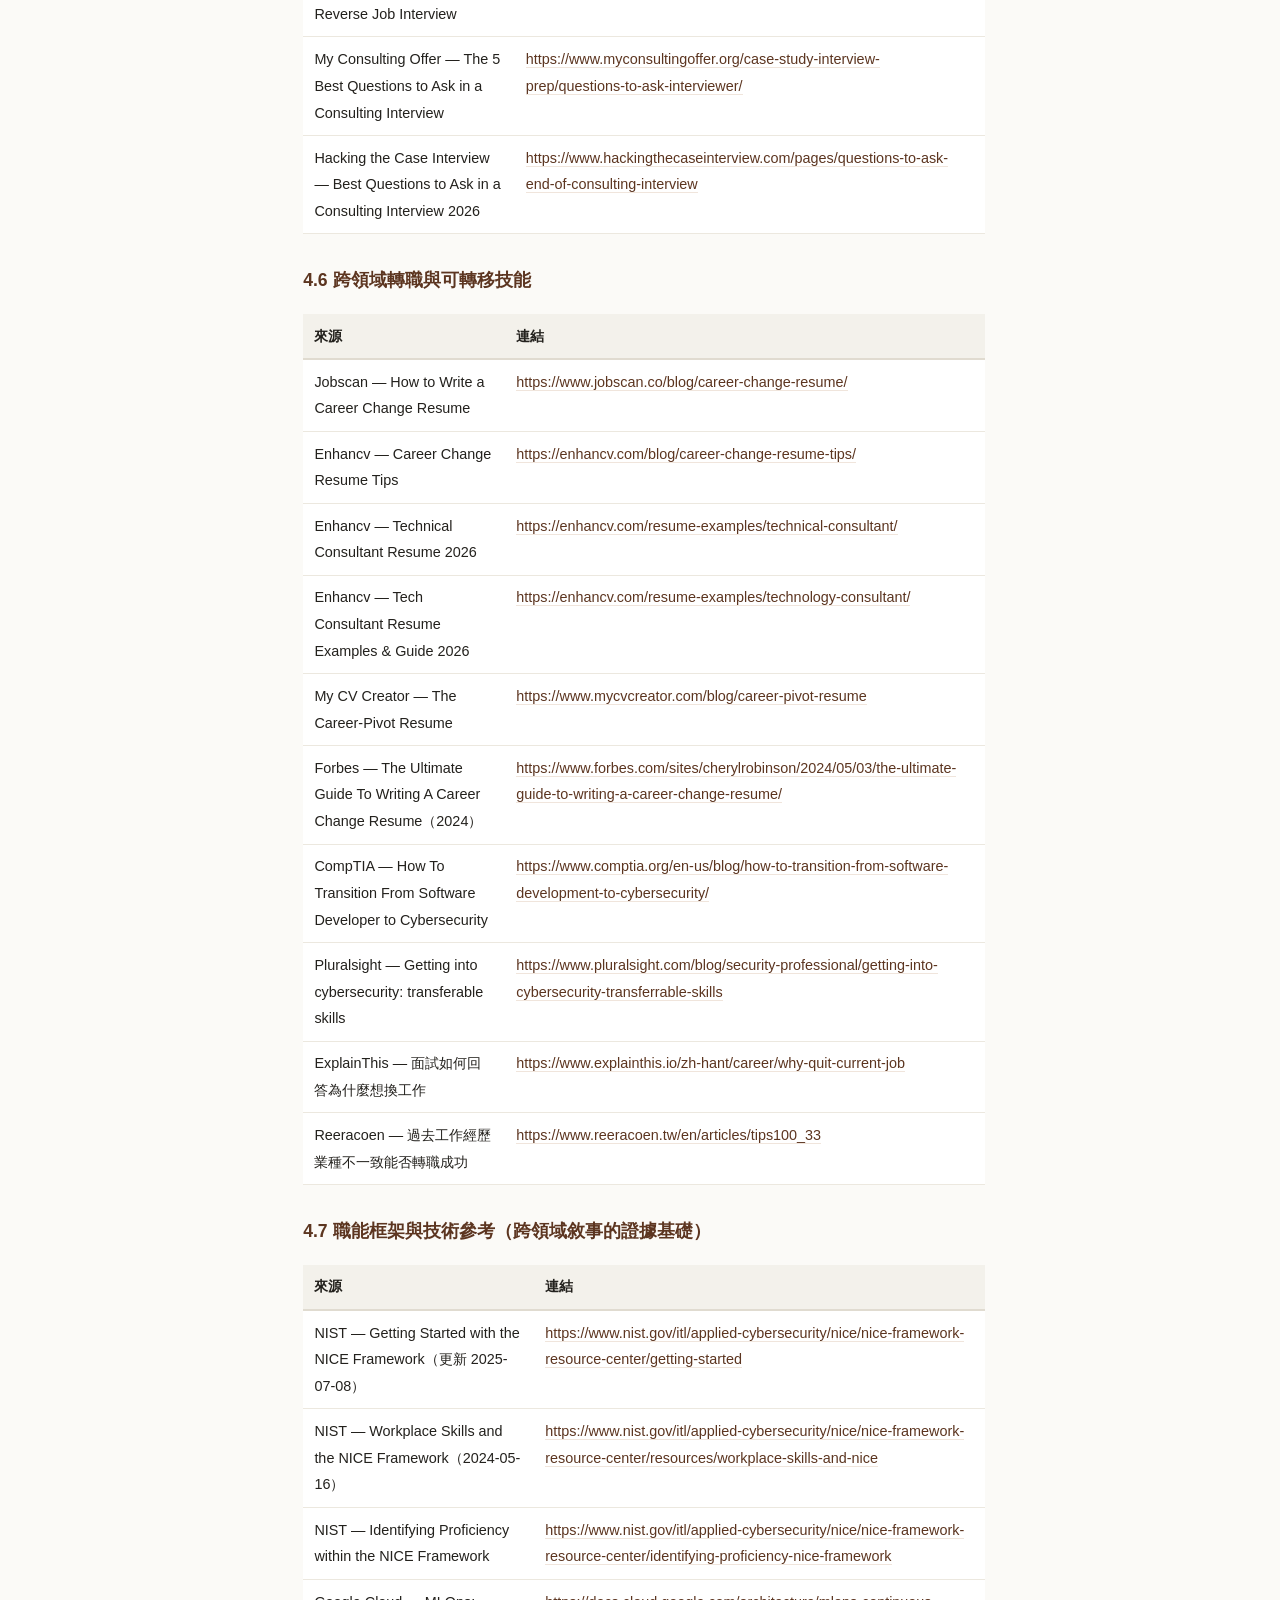
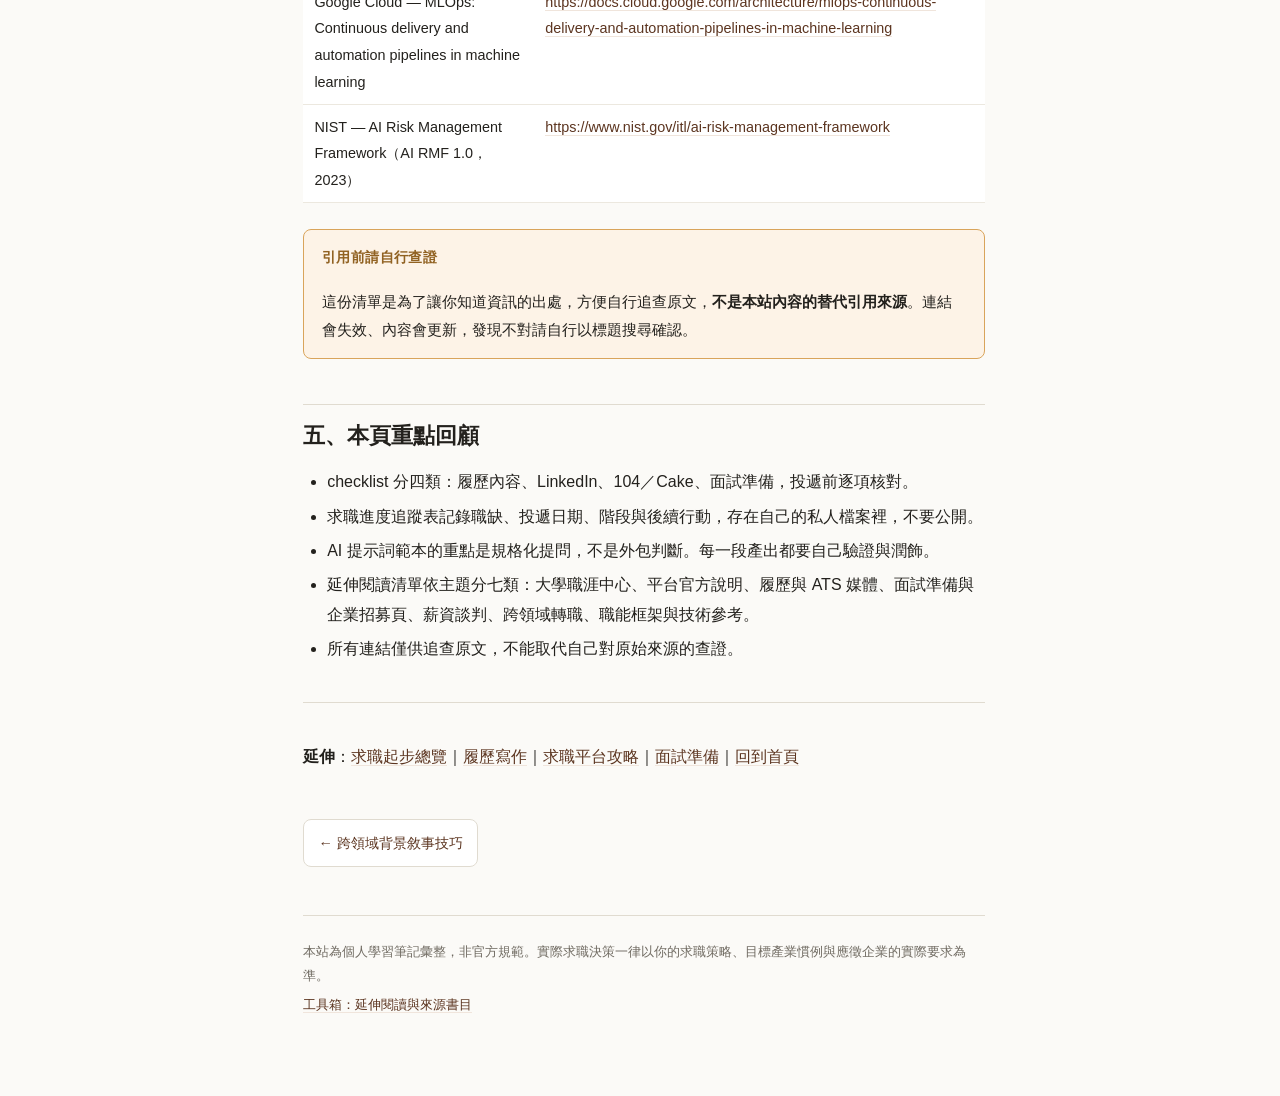
<file: pages/toolbox.html>
<!DOCTYPE html>
<html lang="zh-Hant">
<head>
<meta charset="utf-8">
<meta name="viewport" content="width=device-width, initial-scale=1">
<title>工具箱｜求職與面試準備知識庫</title>
<meta name="description" content="checklist、AI 提示詞範本、延伸閱讀與來源書目">
<link rel="icon" href="data:image/svg+xml,<svg xmlns=%22http://www.w3.org/2000/svg%22 viewBox=%220 0 100 100%22><text y=%22.9em%22 font-size=%2290%22>&#128188;</text></svg>">
<link rel="stylesheet" href="../assets/style.css">
</head>
<body>
<a class="skip" href="#main">跳到主要內容</a>
<button class="navtoggle" id="navtoggle" aria-label="開啟導覽">☰</button>
<nav class="sidenav" id="sidenav" aria-label="全站導覽">
<a class="brand" href="../index.html"><span class="brand-mark">◈</span><span class="brand-text">求職準備<br><small>知識庫</small></span></a>
<div class="navsearch"><input type="search" id="navfilter" placeholder="篩選頁面…" aria-label="篩選頁面"></div>
<div class="navsec"><h2>求職起步</h2><ul>
<li><a href="../pages/getting-started.html" data-title="求職起步總覽" data-slug="getting-started" data-updated="1790261547">求職起步總覽</a></li>
</ul></div>
<div class="navsec"><h2>履歷準備</h2><ul>
<li><a href="../pages/resume-writing.html" data-title="履歷寫作" data-slug="resume-writing" data-updated="1790346946">履歷寫作</a></li>
<li><a href="../pages/cover-letter.html" data-title="求職信撰寫" data-slug="cover-letter" data-updated="1790225473">求職信撰寫</a></li>
<li><a href="../resume-builder.html" data-title="履歷範本編輯器">履歷範本編輯器</a></li>
</ul></div>
<div class="navsec"><h2>求職平台</h2><ul>
<li><a href="../pages/platforms.html" data-title="求職平台攻略" data-slug="platforms" data-updated="1788583110">求職平台攻略</a></li>
</ul></div>
<div class="navsec"><h2>面試準備</h2><ul>
<li><a href="../pages/interview-prep.html" data-title="面試準備" data-slug="interview-prep" data-updated="1790494388">面試準備</a></li>
</ul></div>
<div class="navsec"><h2>背景敘事</h2><ul>
<li><a href="../pages/cross-domain-narrative.html" data-title="跨領域背景敘事技巧" data-slug="cross-domain-narrative" data-updated="1791209700">跨領域背景敘事技巧</a></li>
</ul></div>
<div class="navsec"><h2>工具箱</h2><ul>
<li class="active"><a href="../pages/toolbox.html" data-title="工具箱" data-slug="toolbox" data-updated="1791214447">工具箱</a></li>
</ul></div>
</nav>
<div class="wrap">
<main id="main">
<p class="crumb"><a href="../index.html">首頁</a> ／ 工具箱</p>
<article class="doc" data-updated="1791214447">
<h1>工具箱</h1>
<p class='lede'>checklist、AI 提示詞範本、延伸閱讀與來源書目</p>
<blockquote>
<p>這一頁放四件事：可以直接勾選的 checklist、求職進度追蹤表範本、可以套用的 AI 提示詞範本、以及本站所有內容的原始來源清單。</p>
</blockquote>
<hr />
<h2 id="一checklist投遞前自我檢查">一、checklist：投遞前自我檢查</h2>
<p>勾選狀態只存在你自己的瀏覽器裡，換裝置或清除網站資料就會消失，重要的進度請自行另外記錄。</p>
<h3 id="11-履歷內容自檢">1.1 履歷內容自檢</h3>
<ul>
<li class="chk"><label><input type="checkbox"> 這份履歷有依目標職缺調整內容，不是同一份履歷投所有職缺？</label></li>
<li class="chk"><label><input type="checkbox"> 每一條經歷都寫成了「成果」，而不是「職責清單」？</label></li>
<li class="chk"><label><input type="checkbox"> 至少大部分條列套用了 APR 句型（行動＋專案或問題＋結果）？</label></li>
<li class="chk"><label><input type="checkbox"> 沒有可信數字的條列，改用可驗證的範圍描述，而不是硬湊百分比？</label></li>
<li class="chk"><label><input type="checkbox"> 每個強動詞後面都接了對象、方法與結果？</label></li>
<li class="chk"><label><input type="checkbox"> 沒有拼字、日期、聯絡方式的錯誤？</label></li>
<li class="chk"><label><input type="checkbox"> 沒有誇大職稱、年資或技術熟練度？</label></li>
<li class="chk"><label><input type="checkbox"> 沒有把團隊成果全部寫成個人成果？</label></li>
<li class="chk"><label><input type="checkbox"> 沒有洩漏客戶名稱、弱點細節、內部架構或前公司機密？</label></li>
<li class="chk"><label><input type="checkbox"> 版面是單欄、標準字型、無圖表，貼進純文字編輯器檢查過順序沒有錯亂？</label></li>
<li class="chk"><label><input type="checkbox"> 履歷、LinkedIn、104、Cake 上的日期、職稱、成果彼此一致？</label></li>
<li class="chk"><label><input type="checkbox"> 用 AI 工具協助草擬或改寫過的段落，已經自己重讀並修掉罐頭式措辭？</label></li>
</ul>
<h3 id="12-linkedin-個人檔案自檢">1.2 LinkedIn 個人檔案自檢</h3>
<ul>
<li class="chk"><label><input type="checkbox"> Headline 清楚陳述目前或目標角色、點出一到兩個核心技能、暗示能帶來的價值？</label></li>
<li class="chk"><label><input type="checkbox"> About 開頭兩三句話就有具體重點，不是模糊的自我介紹？</label></li>
<li class="chk"><label><input type="checkbox"> 目標職缺的關鍵字同時出現在 Headline、About、Experience？</label></li>
<li class="chk"><label><input type="checkbox"> Experience 裡的每一筆都是真實的任職關係，不是把客戶或使用者關係寫成工作經歷？</label></li>
<li class="chk"><label><input type="checkbox"> Skills 欄位依目標職務優先順序排列，而不是塞滿上限？</label></li>
<li class="chk"><label><input type="checkbox"> Featured 區塊放了具體的作品、簡報或專案連結？</label></li>
</ul>
<h3 id="13-104cake-自檢">1.3 104／Cake 自檢</h3>
<ul>
<li class="chk"><label><input type="checkbox"> 「希望職稱／職類」聚焦相近方向，沒有寫「不拘」或混列不相關職類？</label></li>
<li class="chk"><label><input type="checkbox"> 重要專案成就直接寫進對應欄位，不是只放在附件裡？</label></li>
<li class="chk"><label><input type="checkbox"> 自傳依「背景定位 → 專業能力與成果 → 應徵動機 → 未來方向」的順序客製，不是從家庭背景寫起？</label></li>
<li class="chk"><label><input type="checkbox"> Cake 的作品集或履歷精選內容跟目標求職方向一致，不會讓招募者看不出主要方向？</label></li>
<li class="chk"><label><input type="checkbox"> 如果 Cake 履歷還要投外部 ATS，已經另外準備一份單欄無圖片的簡式版本？</label></li>
</ul>
<h3 id="14-面試準備自檢">1.4 面試準備自檢</h3>
<ul>
<li class="chk"><label><input type="checkbox"> 針對目標職缺，整理過「能力、題型、證據」矩陣？</label></li>
<li class="chk"><label><input type="checkbox"> 準備了六到八則涵蓋不同能力面向的 STAR 故事？</label></li>
<li class="chk"><label><input type="checkbox"> 每則故事的 Result 段落都有可衡量的佐證，不是空泛的「進展順利」？</label></li>
<li class="chk"><label><input type="checkbox"> 針對目標職能（軟體工程／AI 工程／其他）做了對應的技術面試準備？</label></li>
<li class="chk"><label><input type="checkbox"> 想好了薪資區間的下限與話術，不是等被問到才臨場想？</label></li>
<li class="chk"><label><input type="checkbox"> 準備了至少五題反問問題，聚焦具體事件而不是空泛的「文化如何」？</label></li>
</ul>
<hr />
<h2 id="二求職進度追蹤表">二、求職進度追蹤表</h2>
<p>投遞的職缺一多，很容易忘記哪家公司該回覆了、哪一場面試還沒寄感謝信。把下面這份表格複製到自己的筆記或試算表，每投一個職缺就新增一列：</p>
<table>
<thead>
<tr>
<th>職缺</th>
<th>投遞日期</th>
<th>階段</th>
<th>後續行動</th>
</tr>
</thead>
<tbody>
<tr>
<td>A 公司／資料分析師</td>
<td>2026-09-01</td>
<td>已投遞</td>
<td>09-15 前沒有回音，寄信詢問進度</td>
</tr>
<tr>
<td>B 公司／後端工程師</td>
<td>2026-09-03</td>
<td>一面</td>
<td>當天寄感謝信，整理被追問時答不好的題目</td>
</tr>
<tr>
<td></td>
<td></td>
<td></td>
<td></td>
</tr>
</tbody>
</table>
<p>「階段」固定用幾個詞，例如已投遞、書面審查、一面、二面、錄取通知、未錄取，之後比較好篩選。「後續行動」寫具體動作和日期，不要只寫「等通知」。這份表會記錄真實的公司與進度，請存在自己的裝置或私人檔案裡，不要放進公開的 repo。</p>
<hr />
<h2 id="三ai-提示詞範本">三、AI 提示詞範本</h2>
<div class="admonition warning">
<p class="admonition-title">使用前必讀</p>
<p>這些範本的目的是提高提問的規格化程度，不是把判斷外包出去。每一段 AI 產出都必須經過你自己的驗證與潤飾，不能直接拿去投遞。貼入任何素材前，先移除真實姓名、公司內部代號、客戶名稱等可回推個人或雇主的資訊。範本中的 <code>⟨⟩</code> 都要換成你自己的內容。</p>
</div>
<h3 id="31-履歷條列改寫">3.1 履歷條列改寫</h3>
<pre><code>【情境與輸入】
我要應徵⟨目標職缺⟩，以下是我的一段原始經歷描述：
「⟨貼上你原本的職責描述，愈具體愈好⟩」

【預期產出】
請幫我把這段話改寫成 2-3 個版本的履歷條列，
每一版都套用「行動 + 專案或問題 + 結果」的句型，
盡量凸顯量化的規模、時間或影響；如果我提供的內容裡沒有具體數字，
請明確告訴我還缺少什麼資訊，不要自己編造數字。

【邊界與作業原則】
1. 不要生成任何我沒有提供的具體數字或成果。
2. 不要使用「負責」「協助」這類空泛動詞當開頭。
3. 改寫後請附一句話說明這個版本強調的是哪個面向（技術深度／商業影響／領導力等）。
</code></pre>
<h3 id="32-star-故事草稿">3.2 STAR 故事草稿</h3>
<pre><code>【情境與輸入】
我要準備⟨目標職缺⟩的行為面試，這是我想講的一段經歷：
「⟨貼上你記得的事件經過，包含背景、你做了什麼、後來怎麼樣⟩」

這則故事我希望對應的能力面向是：⟨協作／衝突／成果導向／顧客溝通／判斷取捨／適應學習／失敗反思／主動性，挑一到兩個⟩

【預期產出】
請幫我整理成 STAR 架構的草稿：
- Situation、Task 各 1-2 句話
- Action 是重點，請幫我列出 3-5 個可能被追問的具體判斷點
- Result 請標出哪裡可以放數字或可驗證的結果，哪裡我需要自己補充
- 最後加一句 Reflection：學到什麼、下次會怎麼做不同

【邊界與作業原則】
1. 不要幫我編造我沒有提到的細節或數字。
2. 用「我」而非「我們」描述行動段落。
3. 如果這段經歷內容不足以撐起完整的 STAR，請直接告訴我哪裡資訊不夠，不要腦補。
</code></pre>
<h3 id="33-模擬面試官追問">3.3 模擬面試官追問</h3>
<pre><code>【角色】
請扮演一位⟨目標職缺，例如「AI 工程師」⟩的資深面試官，
風格直接、會針對模糊或空泛的回答持續追問，但不刁難、不人身攻擊。

【情境與輸入】
我準備了以下 STAR 故事，請你先聽我完整講一次：
「⟨貼上你的 STAR 故事⟩」

【預期產出】
1. 針對我這則故事，提出 3 個你認為最可能被追問的細節問題。
2. 如果我的 Result 段落沒有具體數字或可驗證的結果，指出這一點。
3. 給我一句話的整體回饋：這則故事目前最大的弱點是什麼。

【邊界與作業原則】
1. 不要幫我編造回答內容，追問完就停下來等我自己回答。
2. 回饋要具體指出問題所在，不要只給「很好」「加油」這類空泛鼓勵。
</code></pre>
<h3 id="34-跨領域背景敘事草稿">3.4 跨領域背景敘事草稿</h3>
<pre><code>【情境與輸入】
我的背景是⟨原本的領域或職務⟩，現在想轉往⟨目標領域或職務⟩。
我目前的具體經驗包括：⟨列出 3-5 項具體專案或工作內容⟩。

【預期產出】
請幫我草擬一段 2-3 句話的定位敘事，說明：
1. 原本背景給了我什麼在目標領域用得上的能力
2. 這個轉換是刻意的一步，不是不得已的備案
3. 我目前還在補強什麼，避免我誇大自己已經具備的能力

【邊界與作業原則】
1. 不要把我原本的經歷直接改名成目標領域的經驗（例如不要把「軟體開發經驗」直接寫成「AI 工程師年資」）。
2. 我如果尚未實際做過某件事，請幫我用「正在建立／正在學習」這類措辭，不要寫成已經主導完成。
3. 草稿完成後，幫我列出這段敘事裡有哪些主張是我需要準備具體證據支撐的。
</code></pre>
<hr />
<h2 id="四延伸閱讀與資源指南">四、延伸閱讀與資源指南</h2>
<p>以下是本站兩份研究筆記（Claude 版、Codex 版）引用過的所有來源，依主題分類並去除重複連結。<strong>這份清單只是入口，不是本站內容的引用依據</strong>，實際查證請自行點開原始連結確認當下版本，平台介面與規則變動頻繁。</p>
<div class="admonition note">
<p class="admonition-title">查證時間</p>
<p>以下連結查證時間為 2026 年 9 月上旬，平台功能、欄位上限與市場慣例可能已經更新，投遞或引用前請自行到原始頁面確認。<a href="interview-prep.html">面試準備</a>「自我介紹怎麼設計」與「遇到不會的題目怎麼回答」兩節新增的來源，查證時間為 2026-09-27。</p>
</div>
<h3 id="41-大學職涯中心與官方履歷指南">4.1 大學職涯中心與官方履歷指南</h3>
<table>
<thead>
<tr>
<th>來源</th>
<th>連結</th>
</tr>
</thead>
<tbody>
<tr>
<td>UC Berkeley Career Engagement — Resumes</td>
<td><a href="https://www.career.berkeley.edu/prepare-for-success/resumes/">https://www.career.berkeley.edu/prepare-for-success/resumes/</a></td>
</tr>
<tr>
<td>UC Berkeley — Evaluate Offer</td>
<td><a href="https://www.career.berkeley.edu/find-opportunities/negotiating-offers/evaluate-offer/">https://www.career.berkeley.edu/find-opportunities/negotiating-offers/evaluate-offer/</a></td>
</tr>
<tr>
<td>Harvard College — Guide to Creating a Strong Resume</td>
<td><a href="https://careerservices.fas.harvard.edu/resources/create-a-strong-resume/">https://careerservices.fas.harvard.edu/resources/create-a-strong-resume/</a></td>
</tr>
<tr>
<td>Harvard Extension School — Create Impactful Resumes and Cover Letters</td>
<td><a href="https://careerservices.fas.harvard.edu/resources/hes-create-impactful-resumes-and-cover-letters/">https://careerservices.fas.harvard.edu/resources/hes-create-impactful-resumes-and-cover-letters/</a></td>
</tr>
<tr>
<td>Harvard — Resume Bullet Points（PDF，2024）</td>
<td><a href="https://cdn-careerservices.fas.harvard.edu/wp-content/uploads/sites/161/2024/07/resume-bullets.pdf">https://cdn-careerservices.fas.harvard.edu/wp-content/uploads/sites/161/2024/07/resume-bullets.pdf</a></td>
</tr>
<tr>
<td>Harvard Extension School — Resume Samples（PDF，2026）</td>
<td><a href="https://cdn-careerservices.fas.harvard.edu/wp-content/uploads/sites/161/2026/02/HES-Resume-samples-combined.pdf">https://cdn-careerservices.fas.harvard.edu/wp-content/uploads/sites/161/2026/02/HES-Resume-samples-combined.pdf</a></td>
</tr>
<tr>
<td>Yale OCS — Writing Impactful Resume Bullets</td>
<td><a href="https://ocs.yale.edu/resources/writing-impactful-resume-bullets/">https://ocs.yale.edu/resources/writing-impactful-resume-bullets/</a></td>
</tr>
<tr>
<td>Yale OCS — Resume Action Verbs</td>
<td><a href="https://ocs.yale.edu/resume-action-verbs/">https://ocs.yale.edu/resume-action-verbs/</a></td>
</tr>
<tr>
<td>Yale OCS — Job Offers &amp; Salary Negotiations</td>
<td><a href="https://ocs.yale.edu/job-offers-and-salary-negotiations/">https://ocs.yale.edu/job-offers-and-salary-negotiations/</a></td>
</tr>
<tr>
<td>Yale OCS — Tell Me About Yourself</td>
<td><a href="https://ocs.yale.edu/channels/tell-me-about-yourself/">https://ocs.yale.edu/channels/tell-me-about-yourself/</a></td>
</tr>
<tr>
<td>University of Illinois (UIUC) — Action Words</td>
<td><a href="https://www.careercenter.illinois.edu/action-words">https://www.careercenter.illinois.edu/action-words</a></td>
</tr>
<tr>
<td>University of Illinois (UIUC) — How to Write a Resume</td>
<td><a href="https://www.careercenter.illinois.edu/howtoresume">https://www.careercenter.illinois.edu/howtoresume</a></td>
</tr>
<tr>
<td>University of Michigan — Interviewing Resources</td>
<td><a href="https://careercenter.umich.edu/content/interviewing-resources">https://careercenter.umich.edu/content/interviewing-resources</a></td>
</tr>
<tr>
<td>University of Virginia — Interviews and Offers</td>
<td><a href="https://career.virginia.edu/channels/interview/">https://career.virginia.edu/channels/interview/</a></td>
</tr>
<tr>
<td>University of Virginia — STAR Method</td>
<td><a href="https://career.virginia.edu/resources/star-method/">https://career.virginia.edu/resources/star-method/</a></td>
</tr>
<tr>
<td>University of Pennsylvania Career Services — Write a Resume/CV</td>
<td><a href="https://careerservices.upenn.edu/channels/resume/">https://careerservices.upenn.edu/channels/resume/</a></td>
</tr>
<tr>
<td>University of Pennsylvania — Negotiating Salary and Evaluating an Offer（2019）</td>
<td><a href="https://careerservices.upenn.edu/blog/2019/08/19/negotiating-salary/">https://careerservices.upenn.edu/blog/2019/08/19/negotiating-salary/</a></td>
</tr>
<tr>
<td>MIT CAPD — Using the STAR Method</td>
<td><a href="https://capd.mit.edu/resources/the-star-method-for-behavioral-interviews/">https://capd.mit.edu/resources/the-star-method-for-behavioral-interviews/</a></td>
</tr>
<tr>
<td>San José State University — Behavioral Interview Questions</td>
<td><a href="https://ischool.sjsu.edu/behavioral-interview-questions">https://ischool.sjsu.edu/behavioral-interview-questions</a></td>
</tr>
</tbody>
</table>
<h3 id="42-求職平台官方說明">4.2 求職平台官方說明</h3>
<table>
<thead>
<tr>
<th>來源</th>
<th>連結</th>
</tr>
</thead>
<tbody>
<tr>
<td>LinkedIn Help — Create a good LinkedIn profile</td>
<td><a href="https://www.linkedin.com/help/linkedin/answer/a554351/how-do-i-create-a-good-linkedin-profile-?lang=en">https://www.linkedin.com/help/linkedin/answer/a554351/how-do-i-create-a-good-linkedin-profile-?lang=en</a></td>
</tr>
<tr>
<td>LinkedIn Help — Your LinkedIn profile overview</td>
<td><a href="https://www.linkedin.com/help/linkedin/answer/a564064/your-linkedin-profile-overview?lang=en">https://www.linkedin.com/help/linkedin/answer/a564064/your-linkedin-profile-overview?lang=en</a></td>
</tr>
<tr>
<td>LinkedIn — 10 Profile Headlines to Inspire Your Own（2025）</td>
<td><a href="https://www.linkedin.com/business/talent/blog/product-tips/recruiters-with-eye-catching-linkedin-profile-headlines">https://www.linkedin.com/business/talent/blog/product-tips/recruiters-with-eye-catching-linkedin-profile-headlines</a></td>
</tr>
<tr>
<td>LinkedIn Help — Editing the About section</td>
<td><a href="https://www.linkedin.com/help/linkedin/answer/a553140/editing-the-about-section-in-your-profile?lang=en">https://www.linkedin.com/help/linkedin/answer/a553140/editing-the-about-section-in-your-profile?lang=en</a></td>
</tr>
<tr>
<td>LinkedIn — 14 Profile Summary Examples</td>
<td><a href="https://www.linkedin.com/business/talent/blog/product-tips/linkedin-profile-summaries-that-we-love-and-how-to-boost-your-own">https://www.linkedin.com/business/talent/blog/product-tips/linkedin-profile-summaries-that-we-love-and-how-to-boost-your-own</a></td>
</tr>
<tr>
<td>LinkedIn Help — Manage your Experience section</td>
<td><a href="https://www.linkedin.com/help/linkedin/answer/a593695/manage-your-experience-section?lang=en">https://www.linkedin.com/help/linkedin/answer/a593695/manage-your-experience-section?lang=en</a></td>
</tr>
<tr>
<td>LinkedIn Help — Display Order of Skills</td>
<td><a href="https://www.linkedin.com/help/linkedin/answer/a568137/display-order-of-skills?lang=en">https://www.linkedin.com/help/linkedin/answer/a568137/display-order-of-skills?lang=en</a></td>
</tr>
<tr>
<td>LinkedIn — 12 steps to a better profile（2025）</td>
<td><a href="https://www.linkedin.com/business/sales/blog/profile-best-practices/17-steps-to-a-better-linkedin-profile-in-2017">https://www.linkedin.com/business/sales/blog/profile-best-practices/17-steps-to-a-better-linkedin-profile-in-2017</a></td>
</tr>
<tr>
<td>LinkedIn Help — Feature samples of your work</td>
<td><a href="https://www.linkedin.com/help/linkedin/answer/a550399/feature-samples-of-your-work-on-your-linkedin-profile">https://www.linkedin.com/help/linkedin/answer/a550399/feature-samples-of-your-work-on-your-linkedin-profile</a></td>
</tr>
<tr>
<td>LinkedIn Help — Featured section FAQs</td>
<td><a href="https://www.linkedin.com/help/linkedin/answer/a552452/featured-section-on-your-profile-faqs">https://www.linkedin.com/help/linkedin/answer/a552452/featured-section-on-your-profile-faqs</a></td>
</tr>
<tr>
<td>104 — 寫履歷，到底自產好還是改寫範本？</td>
<td><a href="https://profile.104.com.tw/post/cms_article_906">https://profile.104.com.tw/post/cms_article_906</a></td>
</tr>
<tr>
<td>104 — 破解履歷演算法！8 個關鍵區</td>
<td><a href="https://profile.104.com.tw/post/cms_article_23581">https://profile.104.com.tw/post/cms_article_23581</a></td>
</tr>
<tr>
<td>104 FAQ — 履歷刊登／修改</td>
<td><a href="https://www.104.com.tw/faq/resume">https://www.104.com.tw/faq/resume</a></td>
</tr>
<tr>
<td>104 FAQ — 主動應徵</td>
<td><a href="https://www.104.com.tw/faq/apply">https://www.104.com.tw/faq/apply</a></td>
</tr>
<tr>
<td>104 — 如何撰寫履歷自傳？3 段步驟（2020）</td>
<td><a href="https://blog.104.com.tw/how-to-write-a-resume-autobiography-3-steps-suggest-for-you/">https://blog.104.com.tw/how-to-write-a-resume-autobiography-3-steps-suggest-for-you/</a></td>
</tr>
<tr>
<td>104 — 還在煩惱自傳怎麼寫？</td>
<td><a href="https://profile.104.com.tw/post/cms_article_7829">https://profile.104.com.tw/post/cms_article_7829</a></td>
</tr>
<tr>
<td>104職場力 — 新鮮人履歷技巧（2020）</td>
<td><a href="https://blog.104.com.tw/2020-new-freshman-resume-template/">https://blog.104.com.tw/2020-new-freshman-resume-template/</a></td>
</tr>
<tr>
<td>104職場力 — 談薪水9招實戰技巧</td>
<td><a href="https://blog.104.com.tw/salary-talk-guide/">https://blog.104.com.tw/salary-talk-guide/</a></td>
</tr>
<tr>
<td>104職場力 — 人資教你薪資談判6大重點</td>
<td><a href="https://blog.104.com.tw/how-to-negotiate-salary/">https://blog.104.com.tw/how-to-negotiate-salary/</a></td>
</tr>
<tr>
<td>104職場力 — 面試自我介紹這樣說！秒讓HR記住你</td>
<td><a href="https://blog.104.com.tw/three-principles-of-self-introduction/">https://blog.104.com.tw/three-principles-of-self-introduction/</a></td>
</tr>
<tr>
<td>Cake Help — How to Create a New Resume?</td>
<td><a href="https://help.cake.me/en/articles/11532127-how-to-create-a-new-resume">https://help.cake.me/en/articles/11532127-how-to-create-a-new-resume</a></td>
</tr>
<tr>
<td>Cake — 人資愛看的履歷表怎麼寫？</td>
<td><a href="https://www.cake.me/resources/resume/resume-outline-and-samples?locale=zh-TW">https://www.cake.me/resources/resume/resume-outline-and-samples?locale=zh-TW</a></td>
</tr>
<tr>
<td>Cake — 英文履歷 5 大技巧</td>
<td><a href="https://www.cake.me/resources/6-paragraphs-of-a-perfect-english-resume?locale=en">https://www.cake.me/resources/6-paragraphs-of-a-perfect-english-resume?locale=en</a></td>
</tr>
<tr>
<td>Cake — 怎麼無痛轉職</td>
<td><a href="https://www.cake.me/resources/changing-career-path-resume-interview-and-salary">https://www.cake.me/resources/changing-career-path-resume-interview-and-salary</a></td>
</tr>
<tr>
<td>Cake — Build a Free Online Portfolio</td>
<td><a href="https://www.cake.me/online-portfolio">https://www.cake.me/online-portfolio</a></td>
</tr>
<tr>
<td>Cake — 作品集資源與教學</td>
<td><a href="https://www.cake.me/resources/portfolio?locale=zh-TW">https://www.cake.me/resources/portfolio?locale=zh-TW</a></td>
</tr>
<tr>
<td>Cake Help — How to Link My Portfolio to Resume?（2026）</td>
<td><a href="https://help.cake.me/en/articles/11532189-how-to-link-my-portfolio-to-resume-on-cake">https://help.cake.me/en/articles/11532189-how-to-link-my-portfolio-to-resume-on-cake</a></td>
</tr>
<tr>
<td>Cake Help — How to Feature Resumes or Portfolios?（2026）</td>
<td><a href="https://help.cake.me/en/articles/11532155-how-to-feature-resumes-or-portfolios-on-your-profile">https://help.cake.me/en/articles/11532155-how-to-feature-resumes-or-portfolios-on-your-profile</a></td>
</tr>
<tr>
<td>Cake — 【自介範例】吸引人的面試自我介紹怎麼說？3 步驟打造完美自我介紹</td>
<td><a href="https://www.cake.me/resources/interview-guide/introduce-yourself-in-an-interview?locale=zh-TW">https://www.cake.me/resources/interview-guide/introduce-yourself-in-an-interview?locale=zh-TW</a></td>
</tr>
</tbody>
</table>
<h3 id="43-履歷寫作與-ats業界媒體與部落格">4.3 履歷寫作與 ATS：業界媒體與部落格</h3>
<table>
<thead>
<tr>
<th>來源</th>
<th>連結</th>
</tr>
</thead>
<tbody>
<tr>
<td>Meritamerica — 15 Must-Have Resume Tips for 2026</td>
<td><a href="https://meritamerica.org/blog/resume-tips-2026-free-templates-ats-checklist/">https://meritamerica.org/blog/resume-tips-2026-free-templates-ats-checklist/</a></td>
</tr>
<tr>
<td>WAHResume — Master Quantified Achievements: Action Verbs &amp; Metrics 2026</td>
<td><a href="https://www.wahresume.com/blog/master-quantified-achievements-action-verbs-metrics-2026">https://www.wahresume.com/blog/master-quantified-achievements-action-verbs-metrics-2026</a></td>
</tr>
<tr>
<td>InterviewPanel — 340+ Resume Action Verbs &amp; Power Words for 2026</td>
<td><a href="https://www.interviewpanel.org/blog/340-resume-action-verbs-power-words-for-2026/">https://www.interviewpanel.org/blog/340-resume-action-verbs-power-words-for-2026/</a></td>
</tr>
<tr>
<td>The Interview Guys — Resume Red Flags: 12 Innocent Mistakes</td>
<td><a href="https://blog.theinterviewguys.com/resume-red-flags/">https://blog.theinterviewguys.com/resume-red-flags/</a></td>
</tr>
<tr>
<td>Teal — 13 Resume Red Flags</td>
<td><a href="https://www.tealhq.com/post/resume-red-flags">https://www.tealhq.com/post/resume-red-flags</a></td>
</tr>
<tr>
<td>NG Career Strategy — Avoid These 30 Resume Red Flags to Get Hired in 2026</td>
<td><a href="https://www.ngcareerstrategy.com/avoid-these-30-resume-red-flags-to-get-hired-in-2026/">https://www.ngcareerstrategy.com/avoid-these-30-resume-red-flags-to-get-hired-in-2026/</a></td>
</tr>
<tr>
<td>Enhancv — Resume Length: How Long Should a Resume Be in 2026</td>
<td><a href="https://enhancv.com/blog/how-long-should-a-resume-be/">https://enhancv.com/blog/how-long-should-a-resume-be/</a></td>
</tr>
<tr>
<td>Monster — One Page or Two-Page Resume</td>
<td><a href="https://www.monster.com/career-advice/resume/one-page-vs-two-page-resume">https://www.monster.com/career-advice/resume/one-page-vs-two-page-resume</a></td>
</tr>
<tr>
<td>Indeed — How Long Should a Resume Be?（2025）</td>
<td><a href="https://www.indeed.com/career-advice/resumes-cover-letters/how-long-should-a-resume-be">https://www.indeed.com/career-advice/resumes-cover-letters/how-long-should-a-resume-be</a></td>
</tr>
<tr>
<td>Indeed — Why Action Verbs Are Important for Resumes（2026）</td>
<td><a href="https://www.indeed.com/career-advice/resumes-cover-letters/action-verbs">https://www.indeed.com/career-advice/resumes-cover-letters/action-verbs</a></td>
</tr>
<tr>
<td>Indeed — ATS-Friendly Resume: 18 Tips</td>
<td><a href="https://www.indeed.com/career-advice/resumes-cover-letters/automated-screening-resume">https://www.indeed.com/career-advice/resumes-cover-letters/automated-screening-resume</a></td>
</tr>
<tr>
<td>Indeed — How to Write an ATS Resume（2026）</td>
<td><a href="https://www.indeed.com/career-advice/resumes-cover-letters/ats-resume-template">https://www.indeed.com/career-advice/resumes-cover-letters/ats-resume-template</a></td>
</tr>
<tr>
<td>Jobscan — Why ATS Tables and Columns Break Your Resume Parsing</td>
<td><a href="https://www.jobscan.co/blog/resume-tables-columns-ats/">https://www.jobscan.co/blog/resume-tables-columns-ats/</a></td>
</tr>
<tr>
<td>ResumeAdapter — ATS Resume Formatting Rules 2026</td>
<td><a href="https://www.resumeadapter.com/blog/ats-resume-formatting-rules-2026">https://www.resumeadapter.com/blog/ats-resume-formatting-rules-2026</a></td>
</tr>
<tr>
<td>Scale.jobs — How to Optimize Your Resume for ATS in 2026</td>
<td><a href="https://scale.jobs/blog/optimize-resume-for-ats-2026-guide">https://scale.jobs/blog/optimize-resume-for-ats-2026-guide</a></td>
</tr>
<tr>
<td>IPIB Resume — 10 Key Differences Between LinkedIn and Resume</td>
<td><a href="https://www.ipibresume.com/blog/blog/7-key-difference-between-linkedin-and-resume/">https://www.ipibresume.com/blog/blog/7-key-difference-between-linkedin-and-resume/</a></td>
</tr>
<tr>
<td>Threads — LinkedIn vs 104 差異討論</td>
<td><a href="https://www.threads.com/@mindreadatwork/post/DHJZ5fOPKFg/">https://www.threads.com/@mindreadatwork/post/DHJZ5fOPKFg/</a></td>
</tr>
<tr>
<td>Skrapp — LinkedIn Profile Optimization Tips for 2026</td>
<td><a href="https://skrapp.io/blog/linkedin-profile-optimization/">https://skrapp.io/blog/linkedin-profile-optimization/</a></td>
</tr>
</tbody>
</table>
<h3 id="44-面試準備企業招募頁與職業框架">4.4 面試準備、企業招募頁與職業框架</h3>
<table>
<thead>
<tr>
<th>來源</th>
<th>連結</th>
</tr>
</thead>
<tbody>
<tr>
<td>Microsoft Careers — Interview tips for all roles</td>
<td><a href="https://careers.microsoft.com/v2/global/en/hiring-tips/interview-tips.html">https://careers.microsoft.com/v2/global/en/hiring-tips/interview-tips.html</a></td>
</tr>
<tr>
<td>Microsoft Careers — Technical interviews</td>
<td><a href="https://careers.microsoft.com/v2/global/en/hiring-tips/technical-interviewing.html">https://careers.microsoft.com/v2/global/en/hiring-tips/technical-interviewing.html</a></td>
</tr>
<tr>
<td>BCG Careers — Case Interview Preparation</td>
<td><a href="https://careers.bcg.com/global/en/case-interview-preparation">https://careers.bcg.com/global/en/case-interview-preparation</a></td>
</tr>
<tr>
<td>U.S. Bureau of Labor Statistics — Computer Systems Analysts</td>
<td><a href="https://www.bls.gov/ooh/computer-and-information-technology/computer-systems-analysts.htm">https://www.bls.gov/ooh/computer-and-information-technology/computer-systems-analysts.htm</a></td>
</tr>
<tr>
<td>U.S. Bureau of Labor Statistics — Information Security Analysts</td>
<td><a href="https://www.bls.gov/ooh/computer-and-information-technology/information-security-analysts.htm">https://www.bls.gov/ooh/computer-and-information-technology/information-security-analysts.htm</a></td>
</tr>
<tr>
<td>Indeed — How To Use the STAR Interview Response Technique</td>
<td><a href="https://www.indeed.com/career-advice/interviewing/how-to-use-the-star-interview-response-technique">https://www.indeed.com/career-advice/interviewing/how-to-use-the-star-interview-response-technique</a></td>
</tr>
<tr>
<td>The Interview Guys — The STAR Method: Complete Guide 2026</td>
<td><a href="https://blog.theinterviewguys.com/the-star-method/">https://blog.theinterviewguys.com/the-star-method/</a></td>
</tr>
<tr>
<td>The Muse — 30+ Behavioral Interview Questions</td>
<td><a href="https://www.themuse.com/advice/behavioral-interview-questions-answers-examples">https://www.themuse.com/advice/behavioral-interview-questions-answers-examples</a></td>
</tr>
<tr>
<td>Indeed — Interview Question: "Tell Me About Yourself" (With Answers)</td>
<td><a href="https://www.indeed.com/career-advice/interviewing/interview-question-tell-me-about-yourself">https://www.indeed.com/career-advice/interviewing/interview-question-tell-me-about-yourself</a></td>
</tr>
<tr>
<td>Indeed — How To Answer an Interview Question You Don't Know in 10 Steps</td>
<td><a href="https://www.indeed.com/career-advice/interviewing/how-to-answer-question-you-dont-know">https://www.indeed.com/career-advice/interviewing/how-to-answer-question-you-dont-know</a></td>
</tr>
<tr>
<td>The Muse — 4 Ways to Handle Interview Questions You Don't Know How to Answer</td>
<td><a href="https://www.themuse.com/advice/4-ways-to-handle-interview-questions-you-dont-know-how-to-answer">https://www.themuse.com/advice/4-ways-to-handle-interview-questions-you-dont-know-how-to-answer</a></td>
</tr>
<tr>
<td>Indeed — How To Ask for Help at Work</td>
<td><a href="https://www.indeed.com/career-advice/career-development/how-to-ask-for-help-at-work">https://www.indeed.com/career-advice/career-development/how-to-ask-for-help-at-work</a></td>
</tr>
<tr>
<td>Ophy AI — Technical Interview Prep 8-Week Plan 2026</td>
<td><a href="https://ophyai.com/blog/interview-tips/technical-interview-prep-software-engineers">https://ophyai.com/blog/interview-tips/technical-interview-prep-software-engineers</a></td>
</tr>
<tr>
<td>CareerLift AI — How to Prepare for a Software Engineer Interview in 2026</td>
<td><a href="https://careerlift.ai/blog/how-to-prepare-software-engineer-interview-2026">https://careerlift.ai/blog/how-to-prepare-software-engineer-interview-2026</a></td>
</tr>
<tr>
<td>Medium (Javarevisited) — Top 8 Resources to Crack System Design and Coding Interviews 2026</td>
<td><a href="https://medium.com/javarevisited/top-8-resources-to-crack-the-system-design-and-coding-interviews-in-2026-51d32eac6c07">https://medium.com/javarevisited/top-8-resources-to-crack-the-system-design-and-coding-interviews-in-2026-51d32eac6c07</a></td>
</tr>
<tr>
<td>DigitalDefynd — Top 100 Cyber Security Consultant Interview Questions 2026</td>
<td><a href="https://digitaldefynd.com/IQ/top-cyber-security-consultant-interview-questions-and-answers/">https://digitaldefynd.com/IQ/top-cyber-security-consultant-interview-questions-and-answers/</a></td>
</tr>
<tr>
<td>Final Round AI — The 25 Most Common Cybersecurity Consultants Interview Questions</td>
<td><a href="https://www.finalroundai.com/blog/cybersecurity-consultant-interview-questions">https://www.finalroundai.com/blog/cybersecurity-consultant-interview-questions</a></td>
</tr>
</tbody>
</table>
<h3 id="45-薪資談判與反問問題">4.5 薪資談判與反問問題</h3>
<table>
<thead>
<tr>
<th>來源</th>
<th>連結</th>
</tr>
</thead>
<tbody>
<tr>
<td>The Interview Guys — How to Answer Salary Expectations 2026</td>
<td><a href="https://blog.theinterviewguys.com/how-to-answer-what-are-your-salary-expectations-in-2026/">https://blog.theinterviewguys.com/how-to-answer-what-are-your-salary-expectations-in-2026/</a></td>
</tr>
<tr>
<td>Robert Half — How to answer salary expectations</td>
<td><a href="https://www.roberthalf.com/us/en/insights/career-development/how-to-answer-whats-your-expected-salary">https://www.roberthalf.com/us/en/insights/career-development/how-to-answer-whats-your-expected-salary</a></td>
</tr>
<tr>
<td>Yourator — 期望薪資怎麼回答</td>
<td><a href="https://www.yourator.co/articles/269">https://www.yourator.co/articles/269</a></td>
</tr>
<tr>
<td>Chron (Work) — Great Reverse Interview Questions</td>
<td><a href="https://work.chron.com/great-reverse-interview-questions-22283.html">https://work.chron.com/great-reverse-interview-questions-22283.html</a></td>
</tr>
<tr>
<td>Lawyers Mutual NC — 9 Questions to Prepare for a Reverse Job Interview</td>
<td><a href="https://lawyersmutualnc.com/article/9-questions-to-prepare-for-a-reverse-job-interview/">https://lawyersmutualnc.com/article/9-questions-to-prepare-for-a-reverse-job-interview/</a></td>
</tr>
<tr>
<td>My Consulting Offer — The 5 Best Questions to Ask in a Consulting Interview</td>
<td><a href="https://www.myconsultingoffer.org/case-study-interview-prep/questions-to-ask-interviewer/">https://www.myconsultingoffer.org/case-study-interview-prep/questions-to-ask-interviewer/</a></td>
</tr>
<tr>
<td>Hacking the Case Interview — Best Questions to Ask in a Consulting Interview 2026</td>
<td><a href="https://www.hackingthecaseinterview.com/pages/questions-to-ask-end-of-consulting-interview">https://www.hackingthecaseinterview.com/pages/questions-to-ask-end-of-consulting-interview</a></td>
</tr>
</tbody>
</table>
<h3 id="46-跨領域轉職與可轉移技能">4.6 跨領域轉職與可轉移技能</h3>
<table>
<thead>
<tr>
<th>來源</th>
<th>連結</th>
</tr>
</thead>
<tbody>
<tr>
<td>Jobscan — How to Write a Career Change Resume</td>
<td><a href="https://www.jobscan.co/blog/career-change-resume/">https://www.jobscan.co/blog/career-change-resume/</a></td>
</tr>
<tr>
<td>Enhancv — Career Change Resume Tips</td>
<td><a href="https://enhancv.com/blog/career-change-resume-tips/">https://enhancv.com/blog/career-change-resume-tips/</a></td>
</tr>
<tr>
<td>Enhancv — Technical Consultant Resume 2026</td>
<td><a href="https://enhancv.com/resume-examples/technical-consultant/">https://enhancv.com/resume-examples/technical-consultant/</a></td>
</tr>
<tr>
<td>Enhancv — Tech Consultant Resume Examples &amp; Guide 2026</td>
<td><a href="https://enhancv.com/resume-examples/technology-consultant/">https://enhancv.com/resume-examples/technology-consultant/</a></td>
</tr>
<tr>
<td>My CV Creator — The Career-Pivot Resume</td>
<td><a href="https://www.mycvcreator.com/blog/career-pivot-resume">https://www.mycvcreator.com/blog/career-pivot-resume</a></td>
</tr>
<tr>
<td>Forbes — The Ultimate Guide To Writing A Career Change Resume（2024）</td>
<td><a href="https://www.forbes.com/sites/cherylrobinson/2024/05/03/the-ultimate-guide-to-writing-a-career-change-resume/">https://www.forbes.com/sites/cherylrobinson/2024/05/03/the-ultimate-guide-to-writing-a-career-change-resume/</a></td>
</tr>
<tr>
<td>CompTIA — How To Transition From Software Developer to Cybersecurity</td>
<td><a href="https://www.comptia.org/en-us/blog/how-to-transition-from-software-development-to-cybersecurity/">https://www.comptia.org/en-us/blog/how-to-transition-from-software-development-to-cybersecurity/</a></td>
</tr>
<tr>
<td>Pluralsight — Getting into cybersecurity: transferable skills</td>
<td><a href="https://www.pluralsight.com/blog/security-professional/getting-into-cybersecurity-transferrable-skills">https://www.pluralsight.com/blog/security-professional/getting-into-cybersecurity-transferrable-skills</a></td>
</tr>
<tr>
<td>ExplainThis — 面試如何回答為什麼想換工作</td>
<td><a href="https://www.explainthis.io/zh-hant/career/why-quit-current-job">https://www.explainthis.io/zh-hant/career/why-quit-current-job</a></td>
</tr>
<tr>
<td>Reeracoen — 過去工作經歷業種不一致能否轉職成功</td>
<td><a href="https://www.reeracoen.tw/en/articles/tips100_33">https://www.reeracoen.tw/en/articles/tips100_33</a></td>
</tr>
</tbody>
</table>
<h3 id="47-職能框架與技術參考跨領域敘事的證據基礎">4.7 職能框架與技術參考（跨領域敘事的證據基礎）</h3>
<table>
<thead>
<tr>
<th>來源</th>
<th>連結</th>
</tr>
</thead>
<tbody>
<tr>
<td>NIST — Getting Started with the NICE Framework（更新 2025-07-08）</td>
<td><a href="https://www.nist.gov/itl/applied-cybersecurity/nice/nice-framework-resource-center/getting-started">https://www.nist.gov/itl/applied-cybersecurity/nice/nice-framework-resource-center/getting-started</a></td>
</tr>
<tr>
<td>NIST — Workplace Skills and the NICE Framework（2024-05-16）</td>
<td><a href="https://www.nist.gov/itl/applied-cybersecurity/nice/nice-framework-resource-center/resources/workplace-skills-and-nice">https://www.nist.gov/itl/applied-cybersecurity/nice/nice-framework-resource-center/resources/workplace-skills-and-nice</a></td>
</tr>
<tr>
<td>NIST — Identifying Proficiency within the NICE Framework</td>
<td><a href="https://www.nist.gov/itl/applied-cybersecurity/nice/nice-framework-resource-center/identifying-proficiency-nice-framework">https://www.nist.gov/itl/applied-cybersecurity/nice/nice-framework-resource-center/identifying-proficiency-nice-framework</a></td>
</tr>
<tr>
<td>Google Cloud — MLOps: Continuous delivery and automation pipelines in machine learning</td>
<td><a href="https://docs.cloud.google.com/architecture/mlops-continuous-delivery-and-automation-pipelines-in-machine-learning">https://docs.cloud.google.com/architecture/mlops-continuous-delivery-and-automation-pipelines-in-machine-learning</a></td>
</tr>
<tr>
<td>NIST — AI Risk Management Framework（AI RMF 1.0，2023）</td>
<td><a href="https://www.nist.gov/itl/ai-risk-management-framework">https://www.nist.gov/itl/ai-risk-management-framework</a></td>
</tr>
</tbody>
</table>
<div class="admonition warning">
<p class="admonition-title">引用前請自行查證</p>
<p>這份清單是為了讓你知道資訊的出處，方便自行追查原文，<strong>不是本站內容的替代引用來源</strong>。連結會失效、內容會更新，發現不對請自行以標題搜尋確認。</p>
</div>
<hr />
<h2 id="五本頁重點回顧">五、本頁重點回顧</h2>
<ul>
<li>checklist 分四類：履歷內容、LinkedIn、104／Cake、面試準備，投遞前逐項核對。</li>
<li>求職進度追蹤表記錄職缺、投遞日期、階段與後續行動，存在自己的私人檔案裡，不要公開。</li>
<li>AI 提示詞範本的重點是規格化提問，不是外包判斷。每一段產出都要自己驗證與潤飾。</li>
<li>延伸閱讀清單依主題分七類：大學職涯中心、平台官方說明、履歷與 ATS 媒體、面試準備與企業招募頁、薪資談判、跨領域轉職、職能框架與技術參考。</li>
<li>所有連結僅供追查原文，不能取代自己對原始來源的查證。</li>
</ul>
<hr />
<p><strong>延伸</strong>：<a href="getting-started.html">求職起步總覽</a>｜<a href="resume-writing.html">履歷寫作</a>｜<a href="platforms.html">求職平台攻略</a>｜<a href="interview-prep.html">面試準備</a>｜<a href="../index.html">回到首頁</a></p>
</article>
<nav class="pager"><a class="prev" href="cross-domain-narrative.html">← 跨領域背景敘事技巧</a></nav>
<footer class="foot">
<p>本站為個人學習筆記彙整，非官方規範。實際求職決策一律以你的求職策略、目標產業慣例與應徵企業的實際要求為準。</p>
<p><a href="../pages/toolbox.html">工具箱：延伸閱讀與來源書目</a></p>
</footer>
</main>
<aside class="toc" id="toc"><h2>本頁目錄</h2><div class="toc-body">
<ul>
<li><a href="#一checklist投遞前自我檢查">一、checklist：投遞前自我檢查</a><ul>
<li><a href="#11-履歷內容自檢">1.1 履歷內容自檢</a></li>
<li><a href="#12-linkedin-個人檔案自檢">1.2 LinkedIn 個人檔案自檢</a></li>
<li><a href="#13-104cake-自檢">1.3 104／Cake 自檢</a></li>
<li><a href="#14-面試準備自檢">1.4 面試準備自檢</a></li>
</ul>
</li>
<li><a href="#二求職進度追蹤表">二、求職進度追蹤表</a></li>
<li><a href="#三ai-提示詞範本">三、AI 提示詞範本</a><ul>
<li><a href="#31-履歷條列改寫">3.1 履歷條列改寫</a></li>
<li><a href="#32-star-故事草稿">3.2 STAR 故事草稿</a></li>
<li><a href="#33-模擬面試官追問">3.3 模擬面試官追問</a></li>
<li><a href="#34-跨領域背景敘事草稿">3.4 跨領域背景敘事草稿</a></li>
</ul>
</li>
<li><a href="#四延伸閱讀與資源指南">四、延伸閱讀與資源指南</a><ul>
<li><a href="#41-大學職涯中心與官方履歷指南">4.1 大學職涯中心與官方履歷指南</a></li>
<li><a href="#42-求職平台官方說明">4.2 求職平台官方說明</a></li>
<li><a href="#43-履歷寫作與-ats業界媒體與部落格">4.3 履歷寫作與 ATS：業界媒體與部落格</a></li>
<li><a href="#44-面試準備企業招募頁與職業框架">4.4 面試準備、企業招募頁與職業框架</a></li>
<li><a href="#45-薪資談判與反問問題">4.5 薪資談判與反問問題</a></li>
<li><a href="#46-跨領域轉職與可轉移技能">4.6 跨領域轉職與可轉移技能</a></li>
<li><a href="#47-職能框架與技術參考跨領域敘事的證據基礎">4.7 職能框架與技術參考（跨領域敘事的證據基礎）</a></li>
</ul>
</li>
<li><a href="#五本頁重點回顧">五、本頁重點回顧</a></li>
</ul>
</div>
</aside>
</div>
<script src="../assets/site.js"></script>
<script>(function(){var m={"checklist":"一checklist投遞前自我檢查","11":"11-履歷內容自檢","12-linkedin":"12-linkedin-個人檔案自檢","13-104cake":"13-104cake-自檢","14":"14-面試準備自檢","_1":"二求職進度追蹤表","ai":"三ai-提示詞範本","31":"31-履歷條列改寫","32-star":"32-star-故事草稿","33":"33-模擬面試官追問","34":"34-跨領域背景敘事草稿","_2":"四延伸閱讀與資源指南","41":"41-大學職涯中心與官方履歷指南","42":"42-求職平台官方說明","43-ats":"43-履歷寫作與-ats業界媒體與部落格","44":"44-面試準備企業招募頁與職業框架","45":"45-薪資談判與反問問題","46":"46-跨領域轉職與可轉移技能","47":"47-職能框架與技術參考跨領域敘事的證據基礎","_3":"五本頁重點回顧"};function f(){var h=decodeURIComponent(location.hash.slice(1));if(h&&m[h]&&!document.getElementById(h)){var n=m[h];history.replaceState(null,"","#"+encodeURIComponent(n));var g=function(){var e=document.getElementById(n);if(e)e.scrollIntoView();};document.readyState==="complete"?g():addEventListener("load",g);}}f();addEventListener("hashchange",f);})();</script>
</body>
</html>
</file>
<file: assets/style.css>
/* 求職與面試準備知識庫 —— 共用樣式 */

:root {
  --bg: #fbfaf7;
  --bg-soft: #f3f1eb;
  --panel: #ffffff;
  --ink: #23211d;
  --ink-soft: #57534a;
  --ink-faint: #706b62;
  --rule: #e0dbd0;
  --rule-soft: #ece8df;
  --accent: #7a4a2b;
  --accent-soft: #f0e5dc;
  --accent-ink: #5c3520;
  --mark: #f6e7a8;
  --warn-bg: #fdf3e7;
  --warn-rule: #d9a45b;
  --warn-ink: #916222;
  --ok-bg: #eef5ec;
  --ok-rule: #7fa06f;
  --ok-ink: #58734c;
  --code-bg: #f2efe8;
  --nav-w: 268px;
  --toc-w: 220px;
  --serif: "Noto Serif TC", "Source Han Serif TC", "PingFang TC", "Songti TC", Georgia, serif;
  --sans: "Noto Sans TC", "PingFang TC", "Microsoft JhengHei", "Helvetica Neue", Arial, sans-serif;
  --mono: "JetBrains Mono", "SF Mono", Menlo, Consolas, "Courier New", monospace;
}

@media (prefers-color-scheme: dark) {
  :root:not([data-theme="light"]) {
    --bg: #161513;
    --bg-soft: #1e1d1a;
    --panel: #1c1b18;
    --ink: #e8e4dc;
    --ink-soft: #b3ada1;
    --ink-faint: #8f8a7f;
    --rule: #34322d;
    --rule-soft: #2a2926;
    --accent: #d9a173;
    --accent-soft: #2e2620;
    --accent-ink: #e8bd94;
    --mark: #4b3f19;
    --warn-bg: #2c231a;
    --warn-rule: #a8763a;
    --warn-ink: #b98240;
    --ok-bg: #1e2a1e;
    --ok-rule: #5f7a52;
    --ok-ink: #779866;
    --code-bg: #232220;
  }
}

:root[data-theme="dark"] {
  --bg: #161513; --bg-soft: #1e1d1a; --panel: #1c1b18;
  --ink: #e8e4dc; --ink-soft: #b3ada1; --ink-faint: #8f8a7f;
  --rule: #34322d; --rule-soft: #2a2926;
  --accent: #d9a173; --accent-soft: #2e2620; --accent-ink: #e8bd94;
  --mark: #4b3f19; --warn-bg: #2c231a; --warn-rule: #a8763a; --warn-ink: #b98240;
  --ok-bg: #1e2a1e; --ok-rule: #5f7a52; --ok-ink: #779866; --code-bg: #232220;
}

* { box-sizing: border-box; }

html { scroll-behavior: smooth; scroll-padding-top: 1.5rem; }

body {
  margin: 0;
  padding-left: var(--nav-w);
  background: var(--bg);
  color: var(--ink);
  font-family: var(--sans);
  font-size: 16px;
  line-height: 1.85;
  -webkit-text-size-adjust: 100%;
}

a { color: var(--accent-ink); text-decoration: none; border-bottom: 1px solid var(--accent-soft); }
a:hover { border-bottom-color: var(--accent); }

.skip {
  position: absolute; left: -9999px; top: 0; background: var(--accent); color: var(--panel);
  padding: .5rem 1rem; z-index: 200; border: 0;
}
.skip:focus { left: 0; }

/* ---------- 側邊導覽 ---------- */
.sidenav {
  position: fixed; inset: 0 auto 0 0; width: var(--nav-w);
  background: var(--bg-soft); border-right: 1px solid var(--rule);
  overflow-y: auto; padding: 1.4rem 1.1rem 3rem; z-index: 50;
  /* 內容太長時仍可捲動，但不顯示捲軸本身（滑鼠滾輪／觸控／鍵盤照常可用） */
  scrollbar-width: none; -ms-overflow-style: none;
}
.sidenav::-webkit-scrollbar { display: none; }
.brand { display: flex; align-items: center; gap: .6rem; border: 0; margin-bottom: 1.1rem; color: var(--ink); }
.brand-mark { font-size: 1.5rem; color: var(--accent); }
.brand-text { font-family: var(--serif); font-weight: 700; font-size: 1.08rem; line-height: 1.3; letter-spacing: .02em; }
.brand-text small { font-weight: 400; font-size: .76rem; color: var(--ink-faint); letter-spacing: .18em; }

.navsearch input {
  width: 100%; padding: .45rem .65rem; font: inherit; font-size: .86rem;
  border: 1px solid var(--rule); border-radius: 6px; background: var(--panel); color: var(--ink);
}
.navsec { margin-top: 1.4rem; }
.navsec h2 {
  font-size: .9rem; line-height: 1.5; color: var(--ink-faint);
  font-weight: 400; margin: 0 0 .5rem; text-transform: none;
}
.navsec ul { list-style: none; margin: 0; padding: 0; }
.navsec li { margin: 0; }
.navsec li a {
  display: block; padding: .3rem .6rem; border: 0; border-radius: 5px;
  font-size: .9rem; line-height: 1.5; color: var(--ink-soft);
}
.navsec li a:hover { background: var(--accent-soft); color: var(--accent-ink); }
.navsec li.active > a { background: var(--accent-soft); color: var(--accent-ink); font-weight: 600; }
.navsec li.hide { display: none; }
.navsec-toggle {
  display: flex; align-items: center; justify-content: space-between; gap: .5rem;
  width: 100%; padding: 0; border: 0; background: transparent; color: inherit;
  text-align: left; cursor: pointer;
  -webkit-appearance: none; appearance: none;
  /* 部分瀏覽器對 <button> 的 font shorthand 繼承不完整，逐項明確指定，
     確保跟收合前的 .navsec h2 文字樣式完全一致 */
  font-family: inherit; font-size: inherit; font-weight: inherit;
  font-style: inherit; line-height: inherit; letter-spacing: inherit;
  text-transform: inherit;
}
.navsec-toggle::after { content: "\25B8"; font-size: .85rem; transition: transform .15s ease; }
.navsec:not(.collapsed) > h2 .navsec-toggle::after { transform: rotate(90deg); }
.navsec.collapsed > ul { display: none; }

.navtoggle {
  display: none; position: fixed; top: .7rem; left: .7rem; z-index: 60;
  background: var(--panel); color: var(--ink); border: 1px solid var(--rule);
  border-radius: 7px; width: 2.4rem; height: 2.4rem; font-size: 1.1rem; cursor: pointer;
}

/* ---------- 版面 ---------- */
.wrap {
  margin: 0 auto;
  display: grid; grid-template-columns: minmax(0, 1fr) var(--toc-w);
  gap: 2.5rem; max-width: 1180px; padding: 2.4rem 2.2rem 4rem;
}
.wrap.solo { grid-template-columns: minmax(0, 1fr); max-width: 1000px; }
main { min-width: 0; }

.crumb { font-size: .8rem; color: var(--ink-faint); margin: 0 0 1.2rem; letter-spacing: .05em; }
.crumb a { color: var(--ink-faint); }

/* ---------- 內文排版 ---------- */
/* 長網址、長的行內程式碼在窄螢幕上沒有斷點時，允許在字中換行，避免撐出水平捲軸 */
.doc { overflow-wrap: break-word; }
.doc h1 {
  font-family: var(--serif); font-size: 1.95rem; line-height: 1.4; margin: 0 0 .5rem;
  letter-spacing: .01em;
}
.lede { color: var(--ink-soft); font-size: 1rem; margin: 0 0 2rem; padding-bottom: 1.2rem; border-bottom: 2px solid var(--rule); }

.doc h2 {
  font-family: var(--serif); font-size: 1.4rem; margin: 2.8rem 0 .9rem;
  padding-top: .9rem; border-top: 1px solid var(--rule); line-height: 1.5;
}
.doc h3 { font-size: 1.1rem; margin: 2rem 0 .6rem; color: var(--accent-ink); line-height: 1.6; }
.doc h4 { font-size: .98rem; margin: 1.4rem 0 .4rem; color: var(--ink-soft); }

.doc p { margin: 0 0 1.05rem; }
.doc ul, .doc ol { margin: 0 0 1.15rem; padding-left: 1.5rem; }
.doc li { margin: .3rem 0; }
.doc li > ul, .doc li > ol { margin: .3rem 0; }

.doc strong { font-weight: 700; }
.doc em { font-style: normal; background: linear-gradient(transparent 62%, var(--mark) 62%); }

blockquote {
  margin: 1.4rem 0; padding: .3rem 0 .3rem 1.1rem;
  border-left: 3px solid var(--accent); color: var(--ink-soft);
  font-family: var(--serif);
}
blockquote p:last-child { margin-bottom: 0; }

hr { border: 0; border-top: 1px solid var(--rule); margin: 2.4rem 0; }
/* h2 自己已有 border-top，緊接在 h2 前的 hr 會疊出雙線，隱藏掉 */
.doc hr:has(+ h2) { display: none; }

code {
  font-family: var(--mono); font-size: .87em; background: var(--code-bg);
  padding: .12em .38em; border-radius: 4px;
}
pre {
  background: var(--code-bg); border: 1px solid var(--rule-soft); border-radius: 8px;
  padding: .9rem 1rem; overflow-x: auto; line-height: 1.6;
}
pre code { background: none; padding: 0; font-size: .85rem; }

/* ---------- 表格 ---------- */
.doc table {
  width: 100%; border-collapse: collapse; margin: 1.2rem 0 1.6rem; font-size: .9rem;
  background: var(--panel);
}
.doc thead th {
  text-align: left; background: var(--bg-soft); border-bottom: 2px solid var(--rule);
  padding: .55rem .7rem; font-weight: 600; white-space: nowrap;
}
.doc td, .doc th { border-bottom: 1px solid var(--rule-soft); padding: .55rem .7rem; vertical-align: top; }
.doc tbody tr:hover { background: var(--bg-soft); }
.doc table + p { margin-top: -.4rem; }

/* 讓寬表格可以自己捲動 */
.doc table { display: block; overflow-x: auto; white-space: normal; }
@media (min-width: 900px) { .doc table { display: table; } }

/* ---------- 提示框（admonition） ---------- */
.admonition {
  margin: 1.4rem 0; padding: .9rem 1.1rem; border-radius: 8px;
  background: var(--bg-soft); border: 1px solid var(--rule); font-size: .94rem;
}
.admonition > :last-child { margin-bottom: 0; }
.admonition-title { font-weight: 700; margin: 0 0 .45rem; font-size: .9rem; letter-spacing: .03em; }
.admonition.warning, .admonition.danger { background: var(--warn-bg); border-color: var(--warn-rule); }
.admonition.warning .admonition-title, .admonition.danger .admonition-title { color: var(--warn-ink); }
.admonition.tip, .admonition.note { background: var(--ok-bg); border-color: var(--ok-rule); }
.admonition.tip .admonition-title, .admonition.note .admonition-title { color: var(--ok-ink); }

/* ---------- 檢查清單 ---------- */
li.chk { list-style: none; margin-left: -1.3rem; }
li.chk input { margin-right: .5rem; transform: translateY(1px); accent-color: var(--accent); }

/* ---------- 右側目錄 ---------- */
.toc {
  position: sticky; top: 2.4rem; align-self: start; max-height: calc(100vh - 5rem);
  overflow-y: auto; font-size: .82rem; line-height: 1.6; border-left: 1px solid var(--rule);
  padding-left: 1rem;
}
.toc h2 { font-size: .72rem; letter-spacing: .2em; color: var(--ink-faint); margin: 0 0 .6rem; font-weight: 600; }
.toc ul { list-style: none; margin: 0; padding: 0; }
.toc ul ul { padding-left: .75rem; }
.toc a { color: var(--ink-soft); border: 0; display: block; padding: .16rem 0; }
.toc a:hover { color: var(--accent-ink); }
.toc a.here { color: var(--accent-ink); font-weight: 600; }

/* ---------- 頁尾與翻頁 ---------- */
.pager { display: flex; justify-content: space-between; gap: 1rem; margin: 3rem 0 0; font-size: .9rem; }
.pager a {
  border: 1px solid var(--rule); border-radius: 8px; padding: .6rem .9rem;
  background: var(--panel); max-width: 48%;
}
.pager .next { margin-left: auto; text-align: right; }

.foot {
  margin-top: 3rem; padding-top: 1.2rem; border-top: 1px solid var(--rule);
  font-size: .82rem; color: var(--ink-faint);
}
.foot p { margin: .3rem 0; }

/* ---------- 首頁 ---------- */
.hero {
  padding: 3.2rem 0 2.4rem; border-bottom: 2px solid var(--rule); margin-bottom: 2.4rem;
}
.hero h1 { font-family: var(--serif); font-size: 2.5rem; line-height: 1.35; margin: 0 0 .8rem; letter-spacing: .01em; }
.hero p { color: var(--ink-soft); margin: 0 0 .8rem; }
.hero .tag {
  display: inline-block; font-size: .74rem; letter-spacing: .18em; color: var(--accent);
  border: 1px solid var(--accent-soft); background: var(--accent-soft);
  border-radius: 99px; padding: .18rem .8rem; margin-bottom: 1rem;
}

.homesearch { margin: 0 0 2.6rem; }
.homesearch input {
  width: 100%; max-width: 30rem; padding: .7rem 1rem; font: inherit;
  border: 1px solid var(--rule); border-radius: 10px; background: var(--panel); color: var(--ink);
}

.mapsec { margin: 0 0 2.6rem; }
.mapsec > h2 {
  font-family: var(--serif); font-size: 1.15rem; margin: 0 0 .1rem;
  display: flex; align-items: baseline; gap: .7rem;
}
.mapsec > h2 .num { font-size: .72rem; letter-spacing: .2em; color: var(--ink-faint); font-family: var(--sans); }
.mapsec > .secdesc { color: var(--ink-faint); font-size: .85rem; margin: 0 0 1rem; }

.cards { display: grid; grid-template-columns: repeat(auto-fill, minmax(255px, 1fr)); gap: .9rem; }
.card {
  display: block; border: 1px solid var(--rule); border-radius: 10px; background: var(--panel);
  padding: .95rem 1.05rem; color: var(--ink); transition: border-color .15s, transform .15s;
}
.card:hover { border-color: var(--accent); transform: translateY(-2px); }
.card h3 { margin: 0 0 .3rem; font-size: .98rem; color: var(--accent-ink); line-height: 1.5; }
.card p { margin: 0; font-size: .84rem; color: var(--ink-soft); line-height: 1.65; }
.card.hide { display: none; }

.flowbox {
  border: 1px solid var(--rule); border-radius: 12px; background: var(--panel);
  padding: 1.4rem 1.2rem; margin: 0 0 2.6rem; overflow-x: auto;
}
.flowbox h2 { font-family: var(--serif); font-size: 1.15rem; margin: 0 0 1rem; }
.flow { display: flex; gap: .5rem; align-items: stretch; min-width: 640px; }
.flow .step {
  flex: 1; border: 1px solid var(--rule); border-radius: 9px; padding: .7rem .8rem;
  background: var(--bg-soft); position: relative;
}
.flow .step b { display: block; font-size: .88rem; margin-bottom: .25rem; color: var(--accent-ink); }
.flow .step span { font-size: .78rem; color: var(--ink-soft); line-height: 1.55; display: block; }
.flow .arrow { align-self: center; color: var(--ink-faint); font-size: 1.1rem; }

.notice {
  border: 1px solid var(--warn-rule); background: var(--warn-bg); border-radius: 10px;
  padding: 1rem 1.2rem; font-size: .9rem; margin: 0 0 2.4rem;
}
.notice b { display: block; margin-bottom: .35rem; }
.notice ol { margin: .4rem 0 .4rem 1.2rem; padding: 0; }

/* ---------- 主題切換（視覺上併入側邊導覽列右上角；用 position: fixed
   而非放在 .sidenav 內的 absolute，因為 .sidenav 在手機版有 transform，
   會讓內部的 fixed 子元素改成相對 .sidenav 定位，導致收合時按鈕也跟著消失） */
.themebtn {
  position: fixed; top: 1.4rem; left: calc(var(--nav-w) - 3.2rem); z-index: 60;
  width: 2.1rem; height: 2.1rem; border-radius: 50%; cursor: pointer;
  border: 1px solid var(--rule); background: var(--panel); color: var(--ink); font-size: .95rem;
}

/* ---------- 響應式 ---------- */
@media (max-width: 1080px) {
  .wrap { grid-template-columns: minmax(0, 1fr); }
  .toc { display: none; }
}
@media (max-width: 860px) {
  body { font-size: 15.5px; }
  .sidenav { transform: translateX(-100%); transition: transform .22s ease; box-shadow: 0 0 30px rgba(0,0,0,.18); }
  .sidenav.open { transform: none; }
  .navtoggle { display: block; }
  body { padding-left: 0; }
  .wrap { padding: 3.4rem 1.15rem 3rem; }
  .hero { padding-top: 1.6rem; }
  .hero h1 { font-size: 1.9rem; }
  .pager { flex-direction: column; }
  .pager a { max-width: none; }
  .pager .next { text-align: left; }
  /* 導覽列收合時，按鈕改停在畫面右上角（跟左上角的漢堡選單對稱），
     不管導覽列開關都能點到 */
  .themebtn { top: .7rem; left: auto; right: .7rem; }
  /* 求職五階段流程圖：原本靠 min-width: 640px + 橫向捲動，窄螢幕改垂直堆疊 */
  .flow { flex-direction: column; min-width: 0; }
  .flow .arrow { align-self: center; transform: rotate(90deg); }
}

/* ---------- 列印 ---------- */
@media print {
  .sidenav, .toc, .navtoggle, .pager, .themebtn, .skip, .navsearch { display: none !important; }
  body { padding-left: 0; }
  .wrap { margin: 0; display: block; max-width: none; padding: 0; }
  body { font-size: 11pt; background: #fff; color: #000; }
  .doc h2 { break-after: avoid; }
  .doc table, .admonition, blockquote { break-inside: avoid; }
  a { color: #000; border: 0; }
}
</file>
<file: assets/resume-builder.css>
@charset "UTF-8";
/* 履歷範本編輯器 —— 只用在 resume-builder.html */

/* 預覽紙張固定用淺色，跟印出來的樣子一致，不跟著深色主題變 */
.rb-page {
  --rb-paper: #ffffff;
  --rb-paper-ink: #23211d;
  --rb-paper-soft: #57534a;
  --rb-paper-rule: #d8d2c6;
  --rb-paper-accent: #5c3520;
}

.rb-wrap { max-width: 1480px; margin: 0 auto; padding: 2.4rem 2.2rem 4rem; }
.rb-intro h1 {
  font-family: var(--serif); font-size: 1.95rem; line-height: 1.4; margin: 0 0 .5rem;
}
.rb-intro .lede { margin-bottom: 1.2rem; }

/* ---------- 工具列 ---------- */
.rb-toolbar {
  display: flex; flex-wrap: wrap; align-items: center; gap: .6rem 1rem; margin: 0 0 1.4rem;
}
.rb-btn {
  display: inline-flex; align-items: center; gap: .45rem; cursor: pointer;
  padding: .5rem .95rem; border-radius: 8px; font: inherit; font-size: .9rem;
  border: 1px solid var(--rule); background: var(--panel); color: var(--ink);
}
.rb-btn:hover { border-color: var(--accent); color: var(--accent-ink); }
.rb-btn:focus-visible { outline: 2px solid var(--accent); outline-offset: 2px; }
.rb-btn-primary { background: var(--accent); border-color: var(--accent); color: var(--bg); }
.rb-btn-primary:hover { color: var(--bg); filter: brightness(1.08); }
.rb-privacy {
  display: inline-flex; align-items: center; gap: .4rem; flex-wrap: wrap;
  margin: 0; font-size: .85rem; color: var(--ink-soft);
}
#rb-status { color: var(--ink-faint); margin-left: .3rem; }
.rb-select {
  display: inline-flex; align-items: center; gap: .45rem; font-size: .9rem; color: var(--ink-soft);
}
.rb-select select, .rb-settings select {
  font: inherit; font-size: .9rem; padding: .45rem .6rem; border-radius: 8px;
  border: 1px solid var(--rule); background: var(--panel); color: var(--ink);
}
label.rb-btn { user-select: none; }
#rb-file:focus-visible + .rb-btn, label.rb-btn:focus-within { outline: 2px solid var(--accent); outline-offset: 2px; }
.rb-notes { margin: 0 0 1.4rem; display: grid; gap: .6rem; }
.rb-notes .rb-privacy { display: block; }
.rb-printtip {
  margin: 0; padding: .6rem .85rem; font-size: .86rem; line-height: 1.7;
  background: var(--warn-bg); border-left: 3px solid var(--warn-rule); border-radius: 4px;
}

/* ---------- 插入、檢查、版面設定 ---------- */
.rb-panel {
  margin: 0 0 1rem; padding: .7rem 1rem; border-radius: 8px;
  background: var(--bg-soft); border: 1px solid var(--rule); font-size: .86rem;
}
.rb-panel summary { cursor: pointer; font-weight: 600; }
.rb-chip-label { margin: .7rem 0 .35rem; font-size: .8rem; color: var(--ink-soft); }
.rb-chips { display: flex; flex-wrap: wrap; gap: .4rem; }
.rb-chip {
  cursor: pointer; font: inherit; font-size: .82rem; padding: .25rem .7rem;
  border-radius: 999px; border: 1px solid var(--rule); background: var(--panel); color: var(--ink);
}
.rb-chip:hover { border-color: var(--accent); color: var(--accent-ink); }
.rb-chip:focus-visible { outline: 2px solid var(--accent); outline-offset: 2px; }
.rb-hint { margin: .6rem 0 0; font-size: .8rem; color: var(--ink-faint); }
.rb-linkbtn {
  cursor: pointer; font: inherit; padding: 0; margin-left: .3rem; border: 0; background: none;
  color: var(--accent-ink); text-decoration: underline;
}
.rb-checkwrap { margin: .8rem 0 1rem; }
.rb-checkwrap .rb-chip-label { margin-top: 0; }
.rb-checks { list-style: none; margin: 0; padding: 0; font-size: .84rem; }
.rb-checks li { position: relative; padding: .15rem 0 .15rem 1.4rem; color: var(--ink-soft); }
.rb-checks li::before { position: absolute; left: 0; font-weight: 700; }
.rb-checks .rb-ok::before { content: "✓"; color: var(--ok-rule); }
.rb-checks .rb-todo::before { content: "!"; color: var(--warn-rule); left: .3rem; }
.rb-settings {
  display: grid; grid-template-columns: max-content minmax(0, 1fr); gap: .55rem .9rem;
  align-items: center; margin-top: .7rem;
}
.rb-settings label { color: var(--ink-soft); }
.rb-settings output { color: var(--ink-faint); margin-left: .3rem; font-variant-numeric: tabular-nums; }
.rb-settings input[type=range] { width: 100%; accent-color: var(--accent); }
.rb-tips { margin: .6rem 0 0; padding-left: 1.2rem; }
.rb-tips li { margin: .3rem 0; }

/* ---------- 列印提醒對話框 ---------- */
.rb-dialog {
  max-width: 34rem; width: calc(100% - 2rem); padding: 1.3rem 1.4rem; border-radius: 10px;
  border: 1px solid var(--rule); background: var(--panel); color: var(--ink);
  box-shadow: 0 10px 40px rgba(0, 0, 0, .25);
}
.rb-dialog::backdrop { background: rgba(0, 0, 0, .35); }
.rb-dialog h2 { font-family: var(--serif); font-size: 1.15rem; margin: 0 0 .7rem; }
.rb-dialog ol { margin: 0 0 .6rem; padding-left: 1.3rem; font-size: .92rem; line-height: 1.7; }
.rb-dialog-check { display: flex; align-items: center; gap: .4rem; margin: .8rem 0 0; font-size: .86rem; }
.rb-dialog-actions { display: flex; justify-content: flex-end; gap: .6rem; margin-top: 1rem; }
#rb-status.rb-warn { color: var(--warn-rule); }

/* ---------- 左右兩欄 ---------- */
.rb-grid {
  display: grid; grid-template-columns: minmax(0, 1fr) minmax(0, 1.15fr);
  gap: 1.6rem; align-items: start;
}
.rb-editor h2, .rb-preview h2 {
  font-size: .72rem; letter-spacing: .22em; color: var(--ink-faint);
  font-weight: 600; margin: 0 0 .5rem;
}
.rb-sr {
  position: absolute; width: 1px; height: 1px; overflow: hidden;
  clip: rect(0 0 0 0); white-space: nowrap;
}
#rb-input {
  display: block; width: 100%; min-height: 36rem; resize: vertical;
  padding: .9rem 1rem; border: 1px solid var(--rule); border-radius: 8px;
  background: var(--panel); color: var(--ink);
  font-family: var(--mono); font-size: .86rem; line-height: 1.7; tab-size: 2;
}
#rb-input:focus { outline: 2px solid var(--accent-soft); border-color: var(--accent); }

.rb-help {
  margin: 1rem 0 0; padding: .8rem 1rem; border-radius: 8px;
  background: var(--bg-soft); border: 1px solid var(--rule); font-size: .86rem;
}
.rb-help summary { cursor: pointer; font-weight: 600; }
.rb-help table { width: 100%; border-collapse: collapse; margin: .6rem 0; }
.rb-help td { padding: .3rem .4rem; border-bottom: 1px solid var(--rule-soft); vertical-align: top; }
.rb-help td:first-child { white-space: nowrap; }
.rb-help p { margin: .4rem 0 0; color: var(--ink-soft); }

.rb-preview { position: sticky; top: 1.2rem; }

/* ---------- 履歷紙張 ---------- */
.rb-paper {
  background: var(--rb-paper); color: var(--rb-paper-ink);
  border: 1px solid var(--rule); border-radius: 4px;
  box-shadow: 0 2px 14px rgba(0, 0, 0, .08);
  padding: var(--rb-mv, 15mm) var(--rb-mh, 16mm); max-width: 210mm; min-height: 20rem;
  font-family: var(--rb-font, var(--sans)); font-size: var(--rb-size, 10.5pt);
  font-weight: var(--rb-weight, 400); letter-spacing: var(--rb-track, 0);
  line-height: var(--rb-lh, 1.6);
  /* 中文斷行：標點不落在行首；長網址必要時才斷 */
  line-break: strict; word-break: normal; overflow-wrap: break-word;
}
.rb-paper a { color: inherit; border-bottom: 1px solid var(--rb-paper-rule); }
.rb-paper p { margin: 0 0 .35rem; }
.rb-paper ul { margin: .2rem 0 .4rem; padding-left: 1.2rem; }
.rb-paper li { margin: .12rem 0; }
.rb-paper strong { font-weight: 700; }
.rb-empty { color: var(--rb-paper-soft); }

.rb-head { margin-bottom: .9rem; }
.rb-name {
  font-family: var(--rb-head-font, var(--serif)); font-size: 1.9em; line-height: 1.3; margin: 0 0 .15rem;
  letter-spacing: .04em;
}
.rb-contact { color: var(--rb-paper-soft); font-size: .9em; }

.rb-sec { margin-top: .75rem; }
.rb-sec h2 {
  font-family: var(--rb-head-font, var(--serif)); font-size: 1.14em; color: var(--rb-paper-accent);
  margin: 0 0 .35rem; padding-bottom: .15rem; border-bottom: 1px solid var(--rb-paper-rule);
  letter-spacing: .06em;
}
.rb-item { margin-bottom: .45rem; }
.rb-item-head {
  display: flex; justify-content: space-between; align-items: baseline; gap: 1rem;
}
.rb-role .rb-org { color: var(--rb-paper-soft); }
.rb-role .rb-org::before { content: "｜"; color: var(--rb-paper-rule); }
.rb-period { flex: none; color: var(--rb-paper-soft); font-size: .9em; white-space: nowrap; }

/* ---------- 響應式：窄螢幕上下排列 ---------- */
@media (max-width: 1180px) {
  .rb-grid { grid-template-columns: minmax(0, 1fr); }
  .rb-preview { position: static; }
  #rb-input { min-height: 24rem; }
}
@media (max-width: 860px) {
  .rb-wrap { padding: 3.4rem 1.15rem 3rem; }
  .rb-paper { padding: 1.4rem 1.2rem; }
}

/* ---------- 列印：只印預覽區 ---------- */
/* @page 邊界設為 0：瀏覽器沒有空間印頁首及頁尾（日期、網址、頁碼），Chrome 也會隱藏該選項。
   實際邊界改由紙張內距提供，box-decoration-break: clone 讓每一頁都保留上下內距。 */
@page { size: A4; margin: 0; }
@media print {
  /* 只印履歷：body 底下除了 .rb-wrap 以外全部隱藏，連瀏覽器擴充功能塞進頁面的
     浮動按鈕（例如 RSS 擴充功能的圖示）也一起藏掉；掛在 <html> 底下的同理 */
  html > :not(head):not(body), body.rb-page > :not(.rb-wrap) { display: none !important; }
  .rb-intro, .rb-toolbar, .rb-notes, .rb-editor, .rb-preview > h2, .rb-dialog,
  .rb-page .foot { display: none !important; }
  html, body.rb-page { background: #fff; }
  .rb-wrap { max-width: none; margin: 0; padding: 0; }
  .rb-grid { display: block; }
  .rb-preview { position: static; }
  .rb-paper {
    border: 0; border-radius: 0; box-shadow: none;
    padding: var(--rb-mv, 15mm) var(--rb-mh, 16mm);
    -webkit-box-decoration-break: clone; box-decoration-break: clone;
    max-width: none; min-height: 0;
  }
  .rb-paper a { border-bottom: 0; color: inherit; }
  .rb-item, .rb-paper li { break-inside: avoid; }
  .rb-sec h2 { break-after: avoid; }
}
</file>
